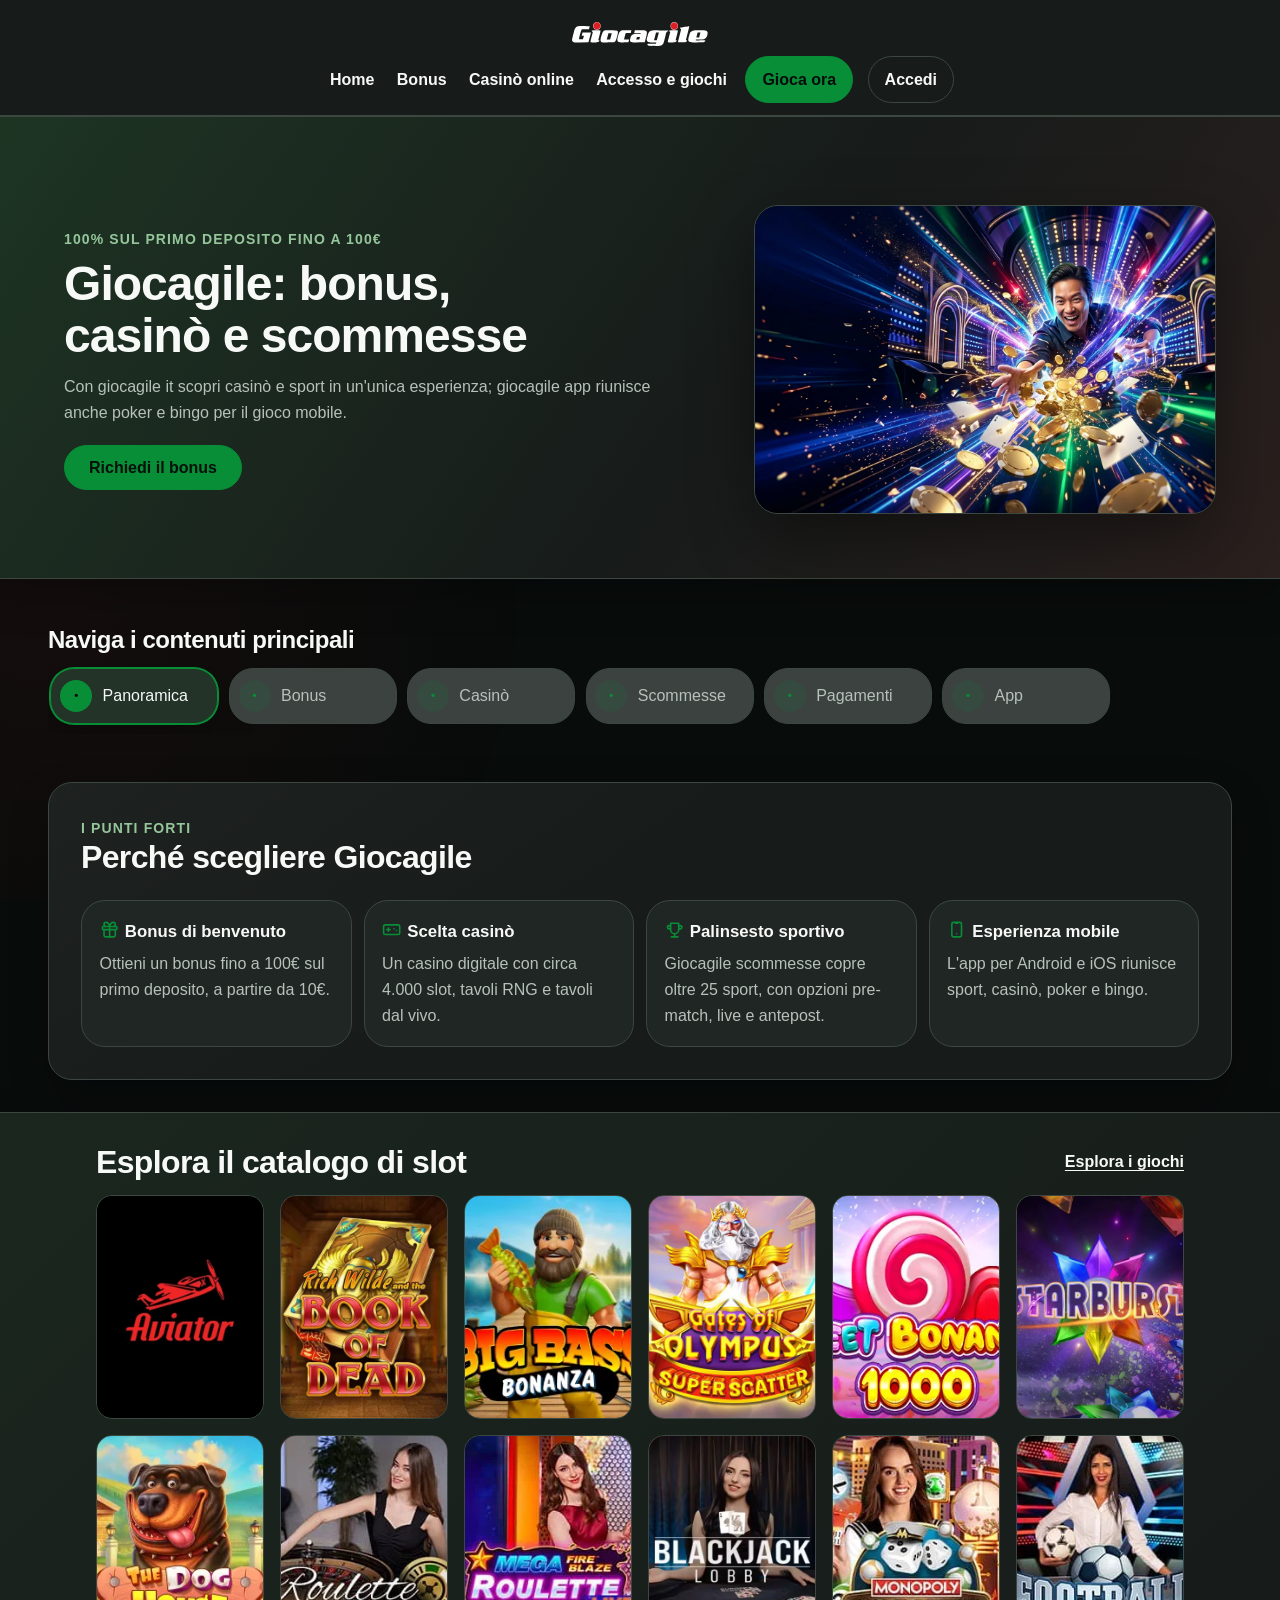
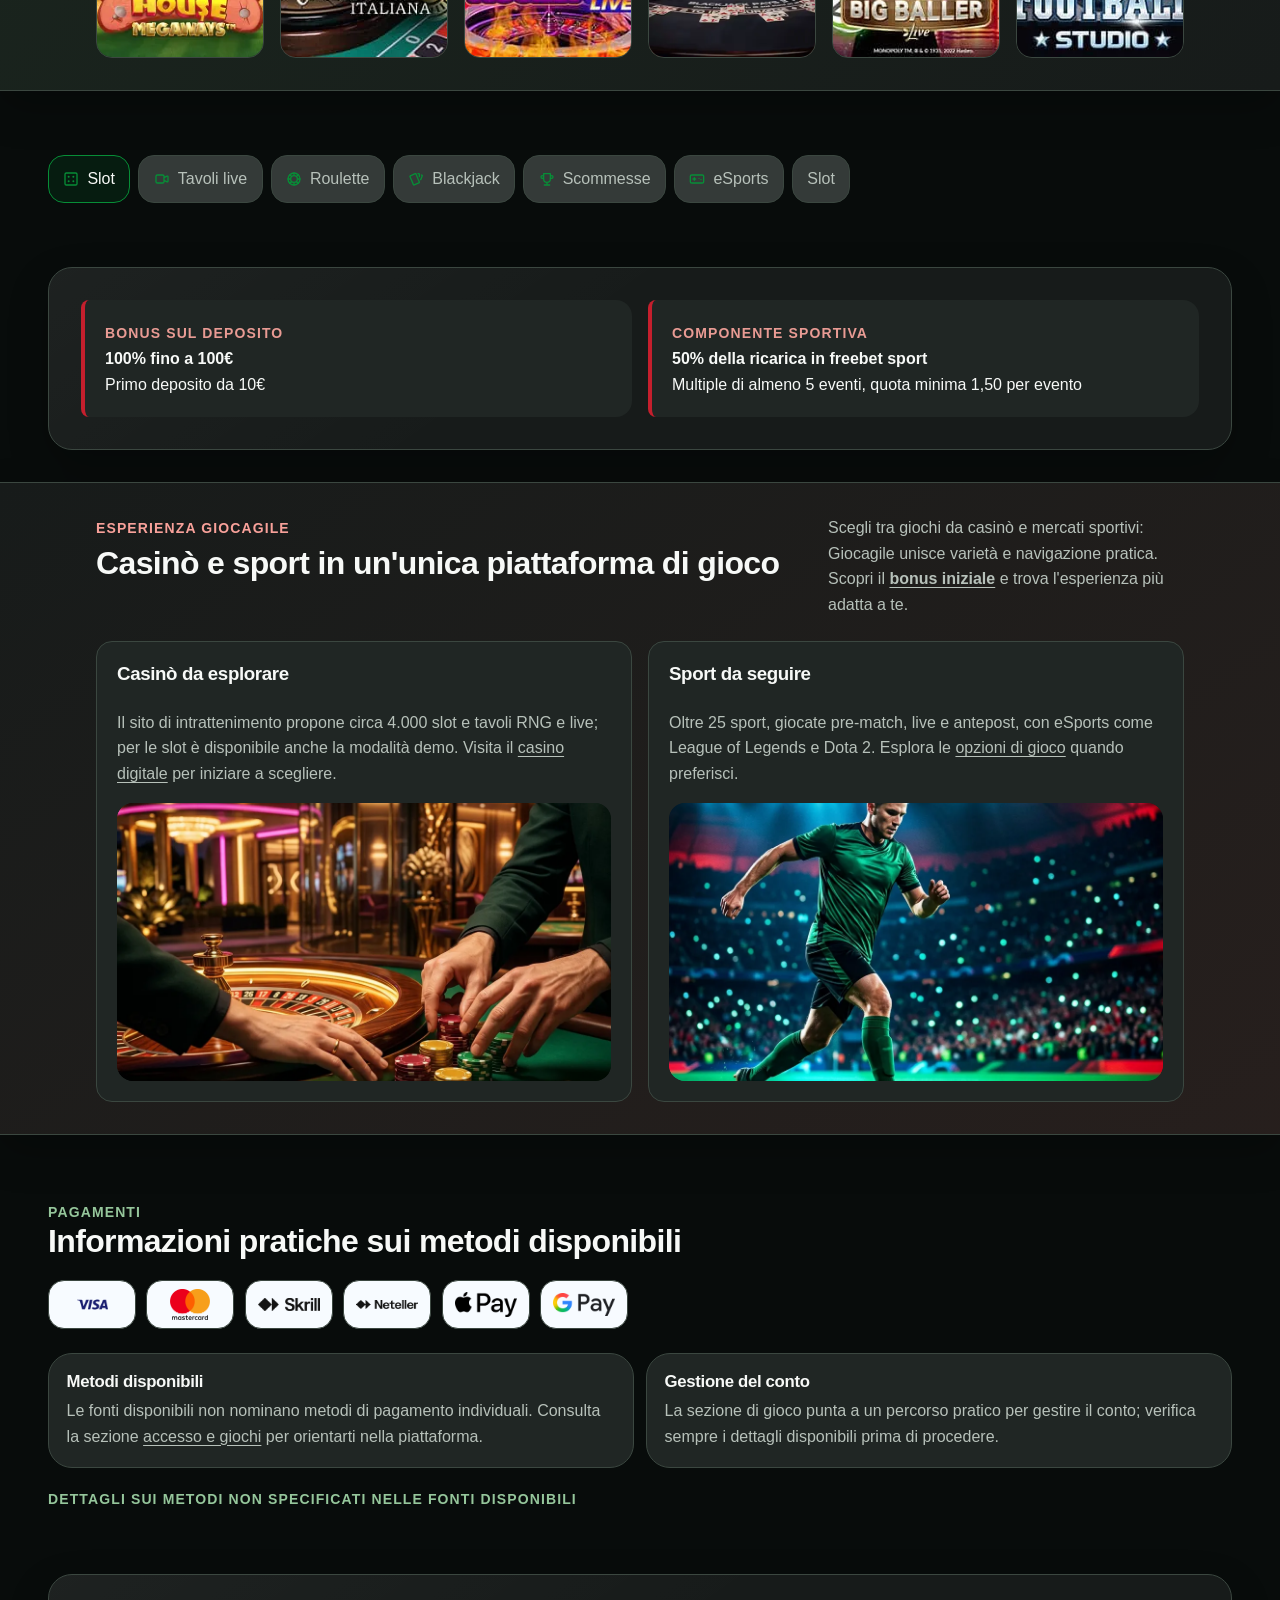
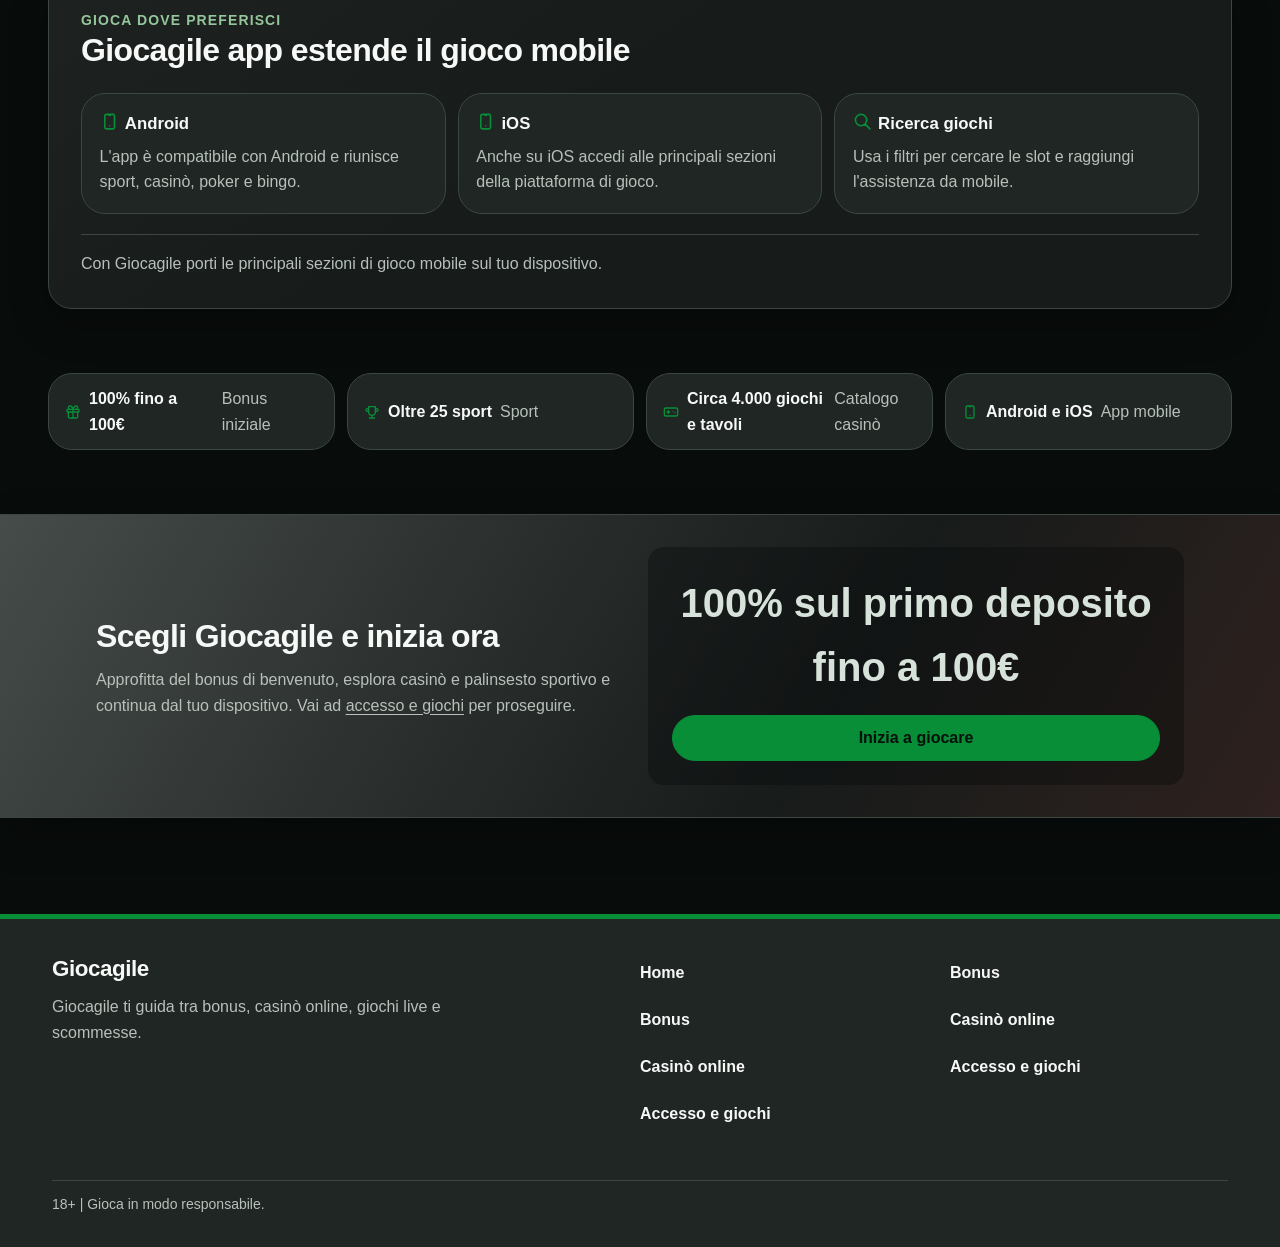
<file: index.html>
<!doctype html><!-- page route="/" -->

<html lang="it">
<head>
  <meta charset="utf-8">
  <meta name="viewport" content="width=device-width, initial-scale=1">
  <!-- Giocagile -->
  <link rel="stylesheet" href="/site.css">
<title>Giocagile: bonus, casinò e scommesse</title><meta name="description" content="Scopri giocagile e giocagile it: bonus di benvenuto, casinò, scommesse e app in una guida orientata alla registrazione e al gioco."><link rel="canonical" href="https://giocagile-scommesse.com/"><link rel="icon" type="image/svg+xml" href="/favicon.svg"><meta property="og:title" content="Giocagile: bonus, casinò e scommesse"><meta property="og:description" content="Scopri giocagile e giocagile it: bonus di benvenuto, casinò, scommesse e app in una guida orientata alla registrazione e al gioco."><meta property="og:url" content="https://giocagile-scommesse.com/"><meta property="og:image" content="https://giocagile-scommesse.com/og.svg"><meta property="og:type" content="website"><meta property="og:locale" content="it_IT"><meta property="og:site_name" content="Giocagile gaming operator"><meta name="twitter:card" content="summary_large_image"><script type="application/ld+json">{"@context":"https://schema.org","@graph":[{"@type":"WebSite","name":"Giocagile: bonus, casinò e scommesse","url":"https://giocagile-scommesse.com/","description":"Scopri giocagile e giocagile it: bonus di benvenuto, casinò, scommesse e app in una guida orientata alla registrazione e al gioco.","inLanguage":"it"},{"@type":"BreadcrumbList","itemListElement":[{"@type":"ListItem","position":1,"name":"Giocagile: bonus, casinò e scommesse","item":"https://giocagile-scommesse.com/"}]}]}</script><style>
/* Page-local repairs for the home narrative visuals and payment marks. */
.pc-split-section-visual,
.pc-split-section-visual img { display:block; }
.pc-split-section-visual {
  overflow:hidden;
  aspect-ratio:16/9;
  border-radius:var(--radius-md);
  background-position:center;
  background-size:cover;
}
.pc-text-columns article:first-child .pc-split-section-visual { background-image:url("assets/block-52618f45-visual-0.webp"); }
.pc-text-columns article:nth-child(2) .pc-split-section-visual { background-image:url("assets/block-52618f45-visual-1.webp"); }
.pc-split-section-visual img { width:100%; height:100%; object-fit:cover; }

@media (max-width:48rem) {
  .pc-method-groups__marks {
    display:grid;
    grid-template-columns:repeat(2,minmax(0,1fr));
    gap:.75rem;
  }
  .pc-method-groups__marks li {
    width:auto;
    min-height:5.5rem;
    padding:.75rem 1rem;
  }
  .pc-method-groups__marks img {
    width:100%;
    max-width:8rem;
    height:3rem;
    aspect-ratio:auto;
    object-fit:contain;
  }
}
</style>
</head>
<body>
  <header class="cs-head">
  <a class="cs-brand" href="/"><img src="/gio-logo.svg" alt="Giocagile"></a>
  <div class="cs-row">
    <nav class="cs-nav" aria-label="Giocagile"><a href="/">Home</a><a href="/bonus/">Bonus</a><a href="/casino-online/">Casinò online</a><a href="/accesso-e-giochi/">Accesso e giochi</a></nav>
    <div class="cs-actions"><a href="/referral-link" rel="sponsored nofollow noopener" target="_blank">Gioca ora</a><a href="/referral-link" rel="sponsored nofollow noopener" target="_blank">Accedi</a></div>
  </div>
</header>
  <div class="cm-bar">
    <a class="cm-brand" href="/"><img src="/gio-logo.svg" alt="Giocagile"></a>
    <button class="cm-toggle" type="button" popovertarget="cm-drawer" aria-controls="cm-drawer">Menu</button>
  </div>
  <nav class="cm-drawer" id="cm-drawer" popover="auto" aria-label="Menu">
    <div class="cm-drawer-actions"><a href="/referral-link" rel="sponsored nofollow noopener" target="_blank">Gioca ora</a><a href="/referral-link" rel="sponsored nofollow noopener" target="_blank">Accedi</a></div>
    <div class="cm-drawer-nav"><a href="/">Home</a><a href="/bonus/">Bonus</a><a href="/casino-online/">Casinò online</a><a href="/accesso-e-giochi/">Accesso e giochi</a></div>
    <div class="cm-drawer-support"><a href="/bonus/">Bonus</a><a href="/casino-online/">Casinò online</a><a href="/accesso-e-giochi/">Accesso e giochi</a></div>
  </nav>
  <main>
    <!-- block:start instance="block-7aa34415" block="home.offer-hero" -->
<section class="pc pc-offer-hero pc-band"><div><small>100% sul primo deposito fino a 100€</small><h1>Giocagile: bonus, casinò e scommesse</h1><p>Con giocagile it scopri casinò e sport in un&#39;unica esperienza; giocagile app riunisce anche poker e bingo per il gioco mobile.</p><a class="pc-action" href="/referral-link" rel="sponsored nofollow noopener" target="_blank">Richiedi il bonus</a></div><figure class="pc-offer-hero-art"><img src="assets/block-7aa34415-hero-image-0.webp" alt="Promotional hero visual showcasing the welcome offer experience" width="1264" height="848" loading="eager" decoding="async" fetchpriority="high"></figure></section>

<!-- block:end instance="block-7aa34415" -->
<!-- block:start instance="block-1b6ab2a3" block="navigation.quick-topic-rail" -->
<nav class="pc pc-quick-topic-rail pc-flush" aria-label="Naviga i contenuti principali">
  <strong class="pc-quick-topic-rail__label">Naviga i contenuti principali</strong>
  <div class="pc-quick-topic-rail__list">
    
      <span><a href="/" aria-current="location"><span aria-hidden="true">•</span><span>Panoramica</span></a></span>
    
      <span><a href="/bonus/"><span aria-hidden="true">•</span><span>Bonus</span></a></span>
    
      <span><a href="/casino-online/"><span aria-hidden="true">•</span><span>Casinò</span></a></span>
    
      <span><a href="/accesso-e-giochi/"><span aria-hidden="true">•</span><span>Scommesse</span></a></span>
    
      <span><a href="/accesso-e-giochi/"><span aria-hidden="true">•</span><span>Pagamenti</span></a></span>
    
      <span><a href="/accesso-e-giochi/"><span aria-hidden="true">•</span><span>App</span></a></span>
    
  </div>
</nav>

<!-- block:end instance="block-1b6ab2a3" -->
<!-- block:start instance="block-c31da390" block="summary.strength-cards" -->
<section class="pc pc-strength-cards"><header><div><small>I punti forti</small><h2>Perché scegliere Giocagile</h2></div></header><ul class="pc-card-grid"><li><strong><svg class="pc-glyph" viewBox="0 0 24 24" aria-hidden="true" focusable="false"><g fill="none" stroke="currentColor" stroke-linecap="round" stroke-linejoin="round" stroke-width="2"><path d="M3 9a1 1 0 0 1 1-1h16a1 1 0 0 1 1 1v2a1 1 0 0 1-1 1H4a1 1 0 0 1-1-1zm9-1v13"></path><path d="M19 12v7a2 2 0 0 1-2 2H7a2 2 0 0 1-2-2v-7m2.5-4a2.5 2.5 0 0 1 0-5A4.8 8 0 0 1 12 8a4.8 8 0 0 1 4.5-5a2.5 2.5 0 0 1 0 5"></path></g></svg>Bonus di benvenuto</strong><span>Ottieni un bonus fino a 100€ sul primo deposito, a partire da 10€.</span></li><li><strong><svg class="pc-glyph" viewBox="0 0 24 24" aria-hidden="true" focusable="false"><path fill="none" stroke="currentColor" stroke-linecap="round" stroke-linejoin="round" stroke-width="2" d="M2 8a2 2 0 0 1 2-2h16a2 2 0 0 1 2 2v8a2 2 0 0 1-2 2H4a2 2 0 0 1-2-2zm4 4h4m-2-2v4m7-3v.01M18 13v.01"></path></svg>Scelta casinò</strong><span>Un casino digitale con circa 4.000 slot, tavoli RNG e tavoli dal vivo.</span></li><li><strong><svg class="pc-glyph" viewBox="0 0 24 24" aria-hidden="true" focusable="false"><path fill="none" stroke="currentColor" stroke-linecap="round" stroke-linejoin="round" stroke-width="2" d="M8 21h8m-4-4v4M7 4h10m0 0v8a5 5 0 0 1-10 0V4M3 9a2 2 0 1 0 4 0a2 2 0 1 0-4 0m14 0a2 2 0 1 0 4 0a2 2 0 1 0-4 0"></path></svg>Palinsesto sportivo</strong><span>Giocagile scommesse copre oltre 25 sport, con opzioni pre-match, live e antepost.</span></li><li><strong><svg class="pc-glyph" viewBox="0 0 24 24" aria-hidden="true" focusable="false"><path fill="none" stroke="currentColor" stroke-linecap="round" stroke-linejoin="round" stroke-width="2" d="M6 5a2 2 0 0 1 2-2h8a2 2 0 0 1 2 2v14a2 2 0 0 1-2 2H8a2 2 0 0 1-2-2zm5-1h2m-1 13v.01"></path></svg>Esperienza mobile</strong><span>L&#39;app per Android e iOS riunisce sport, casinò, poker e bingo.</span></li></ul></section>

<!-- block:end instance="block-c31da390" -->
<!-- block:start instance="block-3b098595" block="home.game-carousel" -->
<section class="pc pc-game-carousel pc-band"><header><strong>Esplora il catalogo di slot</strong><a href="/referral-link" rel="sponsored nofollow noopener" target="_blank">Esplora i giochi</a></header><div class="pc-game-tiles"><a href="/referral-link" rel="sponsored nofollow noopener" target="_blank" aria-label="Aviator, Gioco crash"><figure class="pc-game-tile-art"><img src="assets/block-3b098595-game-art-0.webp" alt="Aviator" width="512" height="512" loading="lazy" decoding="async"></figure></a><a href="/referral-link" rel="sponsored nofollow noopener" target="_blank" aria-label="Book of Dead, Slot"><figure class="pc-game-tile-art"><img src="assets/block-3b098595-game-art-1.webp" alt="Book of Dead" width="500" height="500" loading="lazy" decoding="async"></figure></a><a href="/referral-link" rel="sponsored nofollow noopener" target="_blank" aria-label="Big Bass Bonanza, Slot"><figure class="pc-game-tile-art"><img src="assets/block-3b098595-game-art-2.webp" alt="Big Bass Bonanza" width="325" height="234" loading="lazy" decoding="async"></figure></a><a href="/referral-link" rel="sponsored nofollow noopener" target="_blank" aria-label="Gates of Olympus, Slot"><figure class="pc-game-tile-art"><img src="assets/block-3b098595-game-art-3.webp" alt="Gates of Olympus" width="500" height="500" loading="lazy" decoding="async"></figure></a><a href="/referral-link" rel="sponsored nofollow noopener" target="_blank" aria-label="Sweet Bonanza, Slot"><figure class="pc-game-tile-art"><img src="assets/block-3b098595-game-art-4.webp" alt="Sweet Bonanza" width="400" height="254" loading="lazy" decoding="async"></figure></a><a href="/referral-link" rel="sponsored nofollow noopener" target="_blank" aria-label="Starburst, Slot"><figure class="pc-game-tile-art"><img src="assets/block-3b098595-game-art-5.webp" alt="Starburst" width="500" height="500" loading="lazy" decoding="async"></figure></a><a href="/referral-link" rel="sponsored nofollow noopener" target="_blank" aria-label="Dog House Megaways, Slot"><figure class="pc-game-tile-art"><img src="assets/block-3b098595-game-art-6.webp" alt="Dog House Megaways" width="325" height="234" loading="lazy" decoding="async"></figure></a><a href="/referral-link" rel="sponsored nofollow noopener" target="_blank" aria-label="Roulette Italiana, Roulette"><figure class="pc-game-tile-art"><img src="assets/block-3b098595-game-art-7.webp" alt="Roulette Italiana" width="256" height="256" loading="lazy" decoding="async"></figure></a><a href="/referral-link" rel="sponsored nofollow noopener" target="_blank" aria-label="Mega Fire Blaze Roulette Live, Roulette live"><figure class="pc-game-tile-art"><img src="assets/block-3b098595-game-art-8.webp" alt="Mega Fire Blaze Roulette Live" width="256" height="256" loading="lazy" decoding="async"></figure></a><a href="/referral-link" rel="sponsored nofollow noopener" target="_blank" aria-label="Blackjacklobby, Blackjack"><figure class="pc-game-tile-art"><img src="assets/block-3b098595-game-art-9.webp" alt="Blackjacklobby" width="512" height="512" loading="lazy" decoding="async"></figure></a><a href="/referral-link" rel="sponsored nofollow noopener" target="_blank" aria-label="Monopoly Big Baller, Game show live"><figure class="pc-game-tile-art"><img src="assets/block-3b098595-game-art-10.webp" alt="Monopoly Big Baller" width="256" height="256" loading="lazy" decoding="async"></figure></a><a href="/referral-link" rel="sponsored nofollow noopener" target="_blank" aria-label="Football Studio, Game show live"><figure class="pc-game-tile-art"><img src="assets/block-3b098595-game-art-11.webp" alt="Football Studio" width="256" height="256" loading="lazy" decoding="async"></figure></a></div></section>

<!-- block:end instance="block-3b098595" -->
<!-- block:start instance="block-92ad8975" block="home.category-tabs" -->
<nav class="pc pc-category-rail pc-flush" aria-label="Menu 4"><div class="pc-tabs"><a href="/casino-online/" aria-current="page"><svg class="pc-glyph" viewBox="0 0 24 24" aria-hidden="true" focusable="false"><g fill="none" stroke="currentColor" stroke-linecap="round" stroke-linejoin="round" stroke-width="2"><path d="M3 5a2 2 0 0 1 2-2h14a2 2 0 0 1 2 2v14a2 2 0 0 1-2 2H5a2 2 0 0 1-2-2z"></path><path fill="currentColor" d="M8 8.5a.5.5 0 1 0 1 0a.5.5 0 1 0-1 0m7 0a.5.5 0 1 0 1 0a.5.5 0 1 0-1 0m0 7a.5.5 0 1 0 1 0a.5.5 0 1 0-1 0m-7 0a.5.5 0 1 0 1 0a.5.5 0 1 0-1 0"></path></g></svg>Slot</a><a href="/casino-online/"><svg class="pc-glyph" viewBox="0 0 24 24" aria-hidden="true" focusable="false"><path fill="none" stroke="currentColor" stroke-linecap="round" stroke-linejoin="round" stroke-width="2" d="m15 10l4.553-2.276A1 1 0 0 1 21 8.618v6.764a1 1 0 0 1-1.447.894L15 14zM3 8a2 2 0 0 1 2-2h8a2 2 0 0 1 2 2v8a2 2 0 0 1-2 2H5a2 2 0 0 1-2-2z"></path></svg>Tavoli live</a><a href="/casino-online/"><svg class="pc-glyph" viewBox="0 0 24 24" aria-hidden="true" focusable="false"><g fill="none" stroke="currentColor" stroke-linecap="round" stroke-linejoin="round" stroke-width="2"><path d="M3 12a9 9 0 1 0 18 0a9 9 0 1 0-18 0"></path><path d="M7 12a5 5 0 1 0 10 0a5 5 0 1 0-10 0m5-9v4m0 10v4m-9-9h4m10 0h4m-2.636-6.364l-2.828 2.828m-7.072 7.072l-2.828 2.828m0-12.728l2.828 2.828m7.072 7.072l2.828 2.828"></path></g></svg>Roulette</a><a href="/casino-online/"><svg class="pc-glyph" viewBox="0 0 24 24" aria-hidden="true" focusable="false"><path fill="none" stroke="currentColor" stroke-linecap="round" stroke-linejoin="round" stroke-width="2" d="m3.604 7.197l7.138-3.109a.96.96 0 0 1 1.27.527l4.924 11.902a1 1 0 0 1-.514 1.304L9.285 20.93a.96.96 0 0 1-1.271-.527L3.09 8.5a1 1 0 0 1 .514-1.304zM15 4h1a1 1 0 0 1 1 1v3.5M20 6q.396.168.768.315a1 1 0 0 1 .53 1.311L19 13"></path></svg>Blackjack</a><a href="/accesso-e-giochi/"><svg class="pc-glyph" viewBox="0 0 24 24" aria-hidden="true" focusable="false"><path fill="none" stroke="currentColor" stroke-linecap="round" stroke-linejoin="round" stroke-width="2" d="M8 21h8m-4-4v4M7 4h10m0 0v8a5 5 0 0 1-10 0V4M3 9a2 2 0 1 0 4 0a2 2 0 1 0-4 0m14 0a2 2 0 1 0 4 0a2 2 0 1 0-4 0"></path></svg>Scommesse</a><a href="/accesso-e-giochi/"><svg class="pc-glyph" viewBox="0 0 24 24" aria-hidden="true" focusable="false"><path fill="none" stroke="currentColor" stroke-linecap="round" stroke-linejoin="round" stroke-width="2" d="M2 8a2 2 0 0 1 2-2h16a2 2 0 0 1 2 2v8a2 2 0 0 1-2 2H4a2 2 0 0 1-2-2zm4 4h4m-2-2v4m7-3v.01M18 13v.01"></path></svg>eSports</a><a href="/casino-online/">Slot</a></div></nav>

<!-- block:end instance="block-92ad8975" -->
<!-- block:start instance="block-df3a868e" block="review.bonus-cards" -->
<section class="pc pc-review-bonuses"><article><small>Bonus sul deposito</small><b>100% fino a 100€</b><span>Primo deposito da 10€</span></article><article><small>Componente sportiva</small><b>50% della ricarica in freebet sport</b><span>Multiple di almeno 5 eventi, quota minima 1,50 per evento</span></article></section>

<!-- block:end instance="block-df3a868e" -->
<!-- block:start instance="block-52618f45" block="narrative.split-section" -->
<section class="pc pc-split-section pc-band"><header><div><small>Esperienza Giocagile</small><h2>Casinò e sport in un&#39;unica piattaforma di gioco</h2></div><div><p>Scegli tra giochi da casinò e mercati sportivi: Giocagile unisce varietà e navigazione pratica. Scopri il <a href="/bonus/">bonus iniziale</a> e trova l&#39;esperienza più adatta a te.</p></div></header><div class="pc-text-columns"><article><h3>Casinò da esplorare</h3><div><p>Il sito di intrattenimento propone circa 4.000 slot e tavoli RNG e live; per le slot è disponibile anche la modalità demo. Visita il <a href="/casino-online/">casino digitale</a> per iniziare a scegliere.</p></div><figure class="pc-split-section-visual"><img src="assets/block-52618f45-visual-0.webp" alt="Editorial visual supporting each narrative column" width="1024" height="1024" loading="eager" decoding="sync" fetchpriority="high"></figure></article><article><h3>Sport da seguire</h3><div><p>Oltre 25 sport, giocate pre-match, live e antepost, con eSports come League of Legends e Dota 2. Esplora le <a href="/accesso-e-giochi/">opzioni di gioco</a> quando preferisci.</p></div><figure class="pc-split-section-visual"><img src="assets/block-52618f45-visual-1.webp" alt="Editorial visual supporting each narrative column" width="1024" height="1024" loading="eager" decoding="sync" fetchpriority="high"></figure></article></div></section>

<!-- block:end instance="block-52618f45" -->
<!-- block:start instance="block-a1d2be9c" block="payments.method-groups" -->
<section class="pc pc-method-groups pc-flush"><header><div><small>Pagamenti</small><h2>Informazioni pratiche sui metodi disponibili</h2></div></header><ul class="pc-method-groups__marks"><li><img src="assets/block-a1d2be9c-payment-mark-0.webp" alt="Visa" width="640" height="640" loading="eager"></li><li><img src="assets/block-a1d2be9c-payment-mark-1.webp" alt="Mastercard" width="640" height="497" loading="eager"></li><li><img src="assets/block-a1d2be9c-payment-mark-2.webp" alt="Skrill" width="640" height="143" loading="eager"></li><li><img src="assets/block-a1d2be9c-payment-mark-3.webp" alt="Neteller" width="640" height="100" loading="eager"></li><li><img src="assets/block-a1d2be9c-payment-mark-4.webp" alt="Apple Pay" width="640" height="263" loading="eager"></li><li><img src="assets/block-a1d2be9c-payment-mark-5.webp" alt="Google Pay" width="640" height="240" loading="eager"></li></ul><div class="pc-card-grid pc-method-groups__groups"><article><h3>Metodi disponibili</h3><div><p>Le fonti disponibili non nominano metodi di pagamento individuali. Consulta la sezione <a href="/accesso-e-giochi/">accesso e giochi</a> per orientarti nella piattaforma.</p></div></article><article><h3>Gestione del conto</h3><div><p>La sezione di gioco punta a un percorso pratico per gestire il conto; verifica sempre i dettagli disponibili prima di procedere.</p></div></article></div><footer><small>Dettagli sui metodi non specificati nelle fonti disponibili</small></footer></section>

<!-- block:end instance="block-a1d2be9c" -->
<!-- block:start instance="block-4838c9dc" block="guidance.platform-cards" -->
<section class="pc pc-platform-cards"><header><div><small>Gioca dove preferisci</small><h2>Giocagile app estende il gioco mobile</h2></div></header><ul class="pc-card-grid"><li><strong><svg class="pc-glyph" viewBox="0 0 24 24" aria-hidden="true" focusable="false"><path fill="none" stroke="currentColor" stroke-linecap="round" stroke-linejoin="round" stroke-width="2" d="M6 5a2 2 0 0 1 2-2h8a2 2 0 0 1 2 2v14a2 2 0 0 1-2 2H8a2 2 0 0 1-2-2zm5-1h2m-1 13v.01"></path></svg>Android</strong><span>L&#39;app è compatibile con Android e riunisce sport, casinò, poker e bingo.</span></li><li><strong><svg class="pc-glyph" viewBox="0 0 24 24" aria-hidden="true" focusable="false"><path fill="none" stroke="currentColor" stroke-linecap="round" stroke-linejoin="round" stroke-width="2" d="M6 5a2 2 0 0 1 2-2h8a2 2 0 0 1 2 2v14a2 2 0 0 1-2 2H8a2 2 0 0 1-2-2zm5-1h2m-1 13v.01"></path></svg>iOS</strong><span>Anche su iOS accedi alle principali sezioni della piattaforma di gioco.</span></li><li><strong><svg class="pc-glyph" viewBox="0 0 24 24" aria-hidden="true" focusable="false"><path fill="none" stroke="currentColor" stroke-linecap="round" stroke-linejoin="round" stroke-width="2" d="M3 10a7 7 0 1 0 14 0a7 7 0 1 0-14 0m18 11l-6-6"></path></svg>Ricerca giochi</strong><span>Usa i filtri per cercare le slot e raggiungi l&#39;assistenza da mobile.</span></li></ul><p class="pc-platform-cards__summary">Con Giocagile porti le principali sezioni di gioco mobile sul tuo dispositivo.</p></section>

<!-- block:end instance="block-4838c9dc" -->
<!-- block:start instance="block-ce8a0c0b" block="trust.fact-chips" -->
<aside class="pc pc-chip-row pc-flush"><div class="pc-pills"><span><svg class="pc-glyph" viewBox="0 0 24 24" aria-hidden="true" focusable="false"><g fill="none" stroke="currentColor" stroke-linecap="round" stroke-linejoin="round" stroke-width="2"><path d="M3 9a1 1 0 0 1 1-1h16a1 1 0 0 1 1 1v2a1 1 0 0 1-1 1H4a1 1 0 0 1-1-1zm9-1v13"></path><path d="M19 12v7a2 2 0 0 1-2 2H7a2 2 0 0 1-2-2v-7m2.5-4a2.5 2.5 0 0 1 0-5A4.8 8 0 0 1 12 8a4.8 8 0 0 1 4.5-5a2.5 2.5 0 0 1 0 5"></path></g></svg><b>100% fino a 100€</b> Bonus iniziale</span><span><svg class="pc-glyph" viewBox="0 0 24 24" aria-hidden="true" focusable="false"><path fill="none" stroke="currentColor" stroke-linecap="round" stroke-linejoin="round" stroke-width="2" d="M8 21h8m-4-4v4M7 4h10m0 0v8a5 5 0 0 1-10 0V4M3 9a2 2 0 1 0 4 0a2 2 0 1 0-4 0m14 0a2 2 0 1 0 4 0a2 2 0 1 0-4 0"></path></svg><b>Oltre 25 sport</b> Sport</span><span><svg class="pc-glyph" viewBox="0 0 24 24" aria-hidden="true" focusable="false"><path fill="none" stroke="currentColor" stroke-linecap="round" stroke-linejoin="round" stroke-width="2" d="M2 8a2 2 0 0 1 2-2h16a2 2 0 0 1 2 2v8a2 2 0 0 1-2 2H4a2 2 0 0 1-2-2zm4 4h4m-2-2v4m7-3v.01M18 13v.01"></path></svg><b>Circa 4.000 giochi e tavoli</b> Catalogo casinò</span><span><svg class="pc-glyph" viewBox="0 0 24 24" aria-hidden="true" focusable="false"><path fill="none" stroke="currentColor" stroke-linecap="round" stroke-linejoin="round" stroke-width="2" d="M6 5a2 2 0 0 1 2-2h8a2 2 0 0 1 2 2v14a2 2 0 0 1-2 2H8a2 2 0 0 1-2-2zm5-1h2m-1 13v.01"></path></svg><b>Android e iOS</b> App mobile</span></div></aside>

<!-- block:end instance="block-ce8a0c0b" -->
<!-- block:start instance="block-8ef4b145" block="conversion.closing-cta" -->
<section class="pc pc-closing-cta pc-band"><div><h2>Scegli Giocagile e inizia ora</h2><div><p>Approfitta del bonus di benvenuto, esplora casinò e palinsesto sportivo e continua dal tuo dispositivo. Vai ad <a href="/accesso-e-giochi/">accesso e giochi</a> per proseguire.</p></div></div><aside><strong>100% sul primo deposito fino a 100€</strong><a class="pc-action" href="/referral-link" rel="sponsored nofollow noopener" target="_blank">Inizia a giocare</a></aside></section>

<!-- block:end instance="block-8ef4b145" -->
  </main>
  <footer class="fb-foot">
  <div class="fb-inner">
    <section><strong>Giocagile</strong><p>Giocagile ti guida tra bonus, casinò online, giochi live e scommesse.</p></section>
    <nav aria-label="Giocagile"><a href="/">Home</a><a href="/bonus/">Bonus</a><a href="/casino-online/">Casinò online</a><a href="/accesso-e-giochi/">Accesso e giochi</a></nav>
    <nav aria-label="Giocagile"><a href="/bonus/">Bonus</a><a href="/casino-online/">Casinò online</a><a href="/accesso-e-giochi/">Accesso e giochi</a></nav>
    <p class="fb-legal">18+ | Gioca in modo responsabile.</p>
  </div>
</footer>
</body>
</html>
</file>
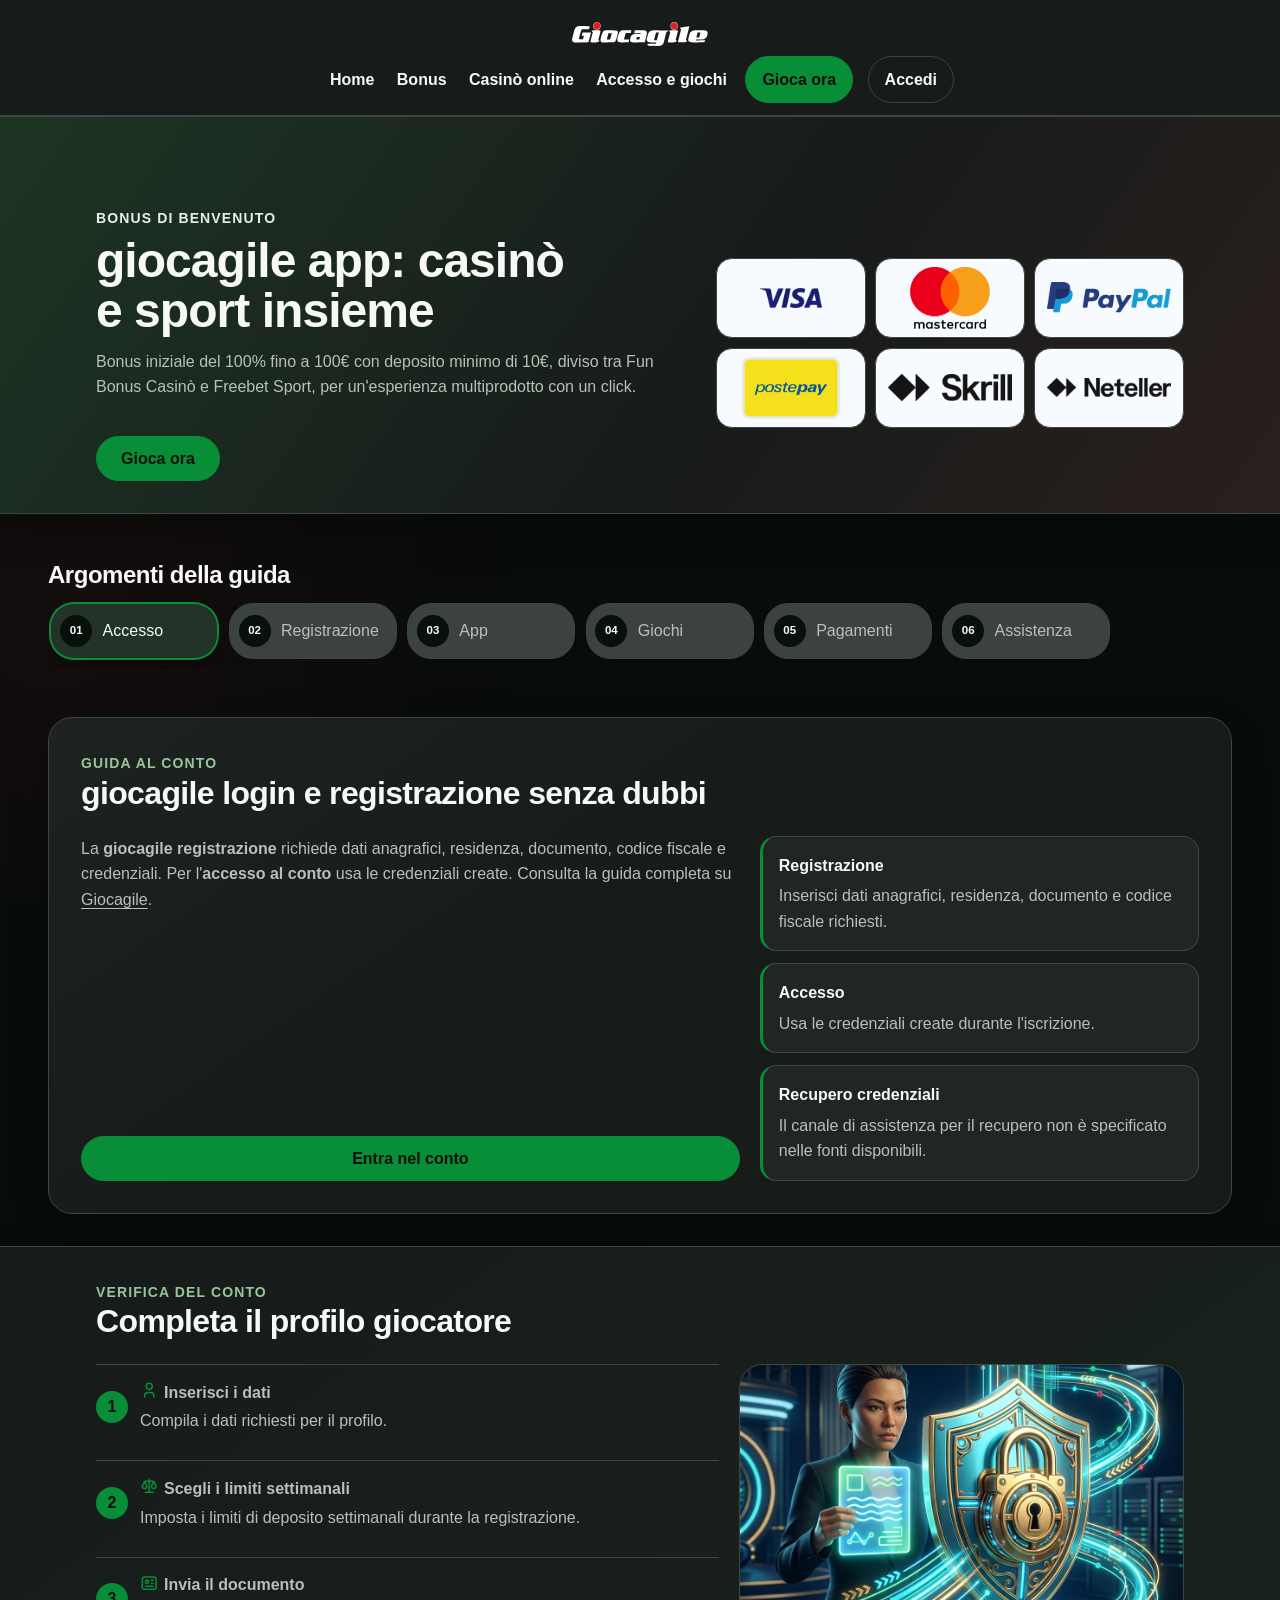
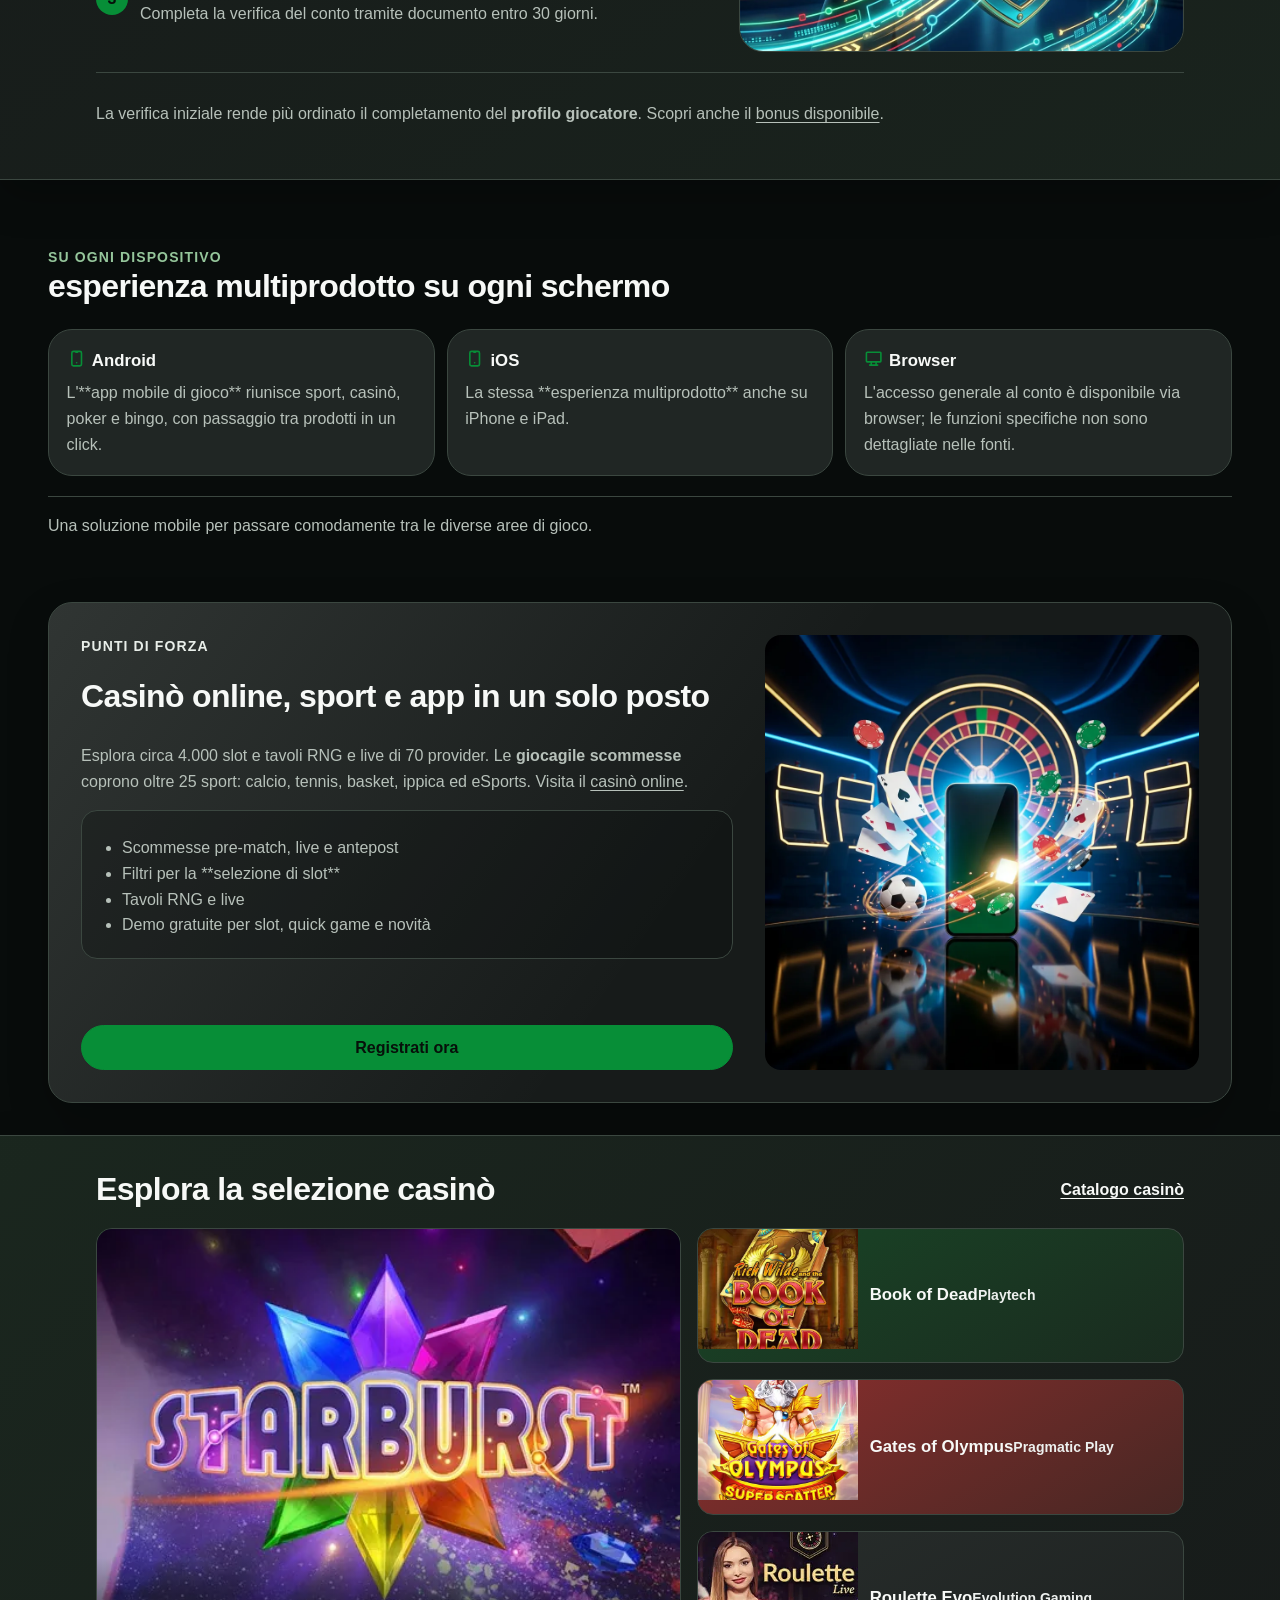
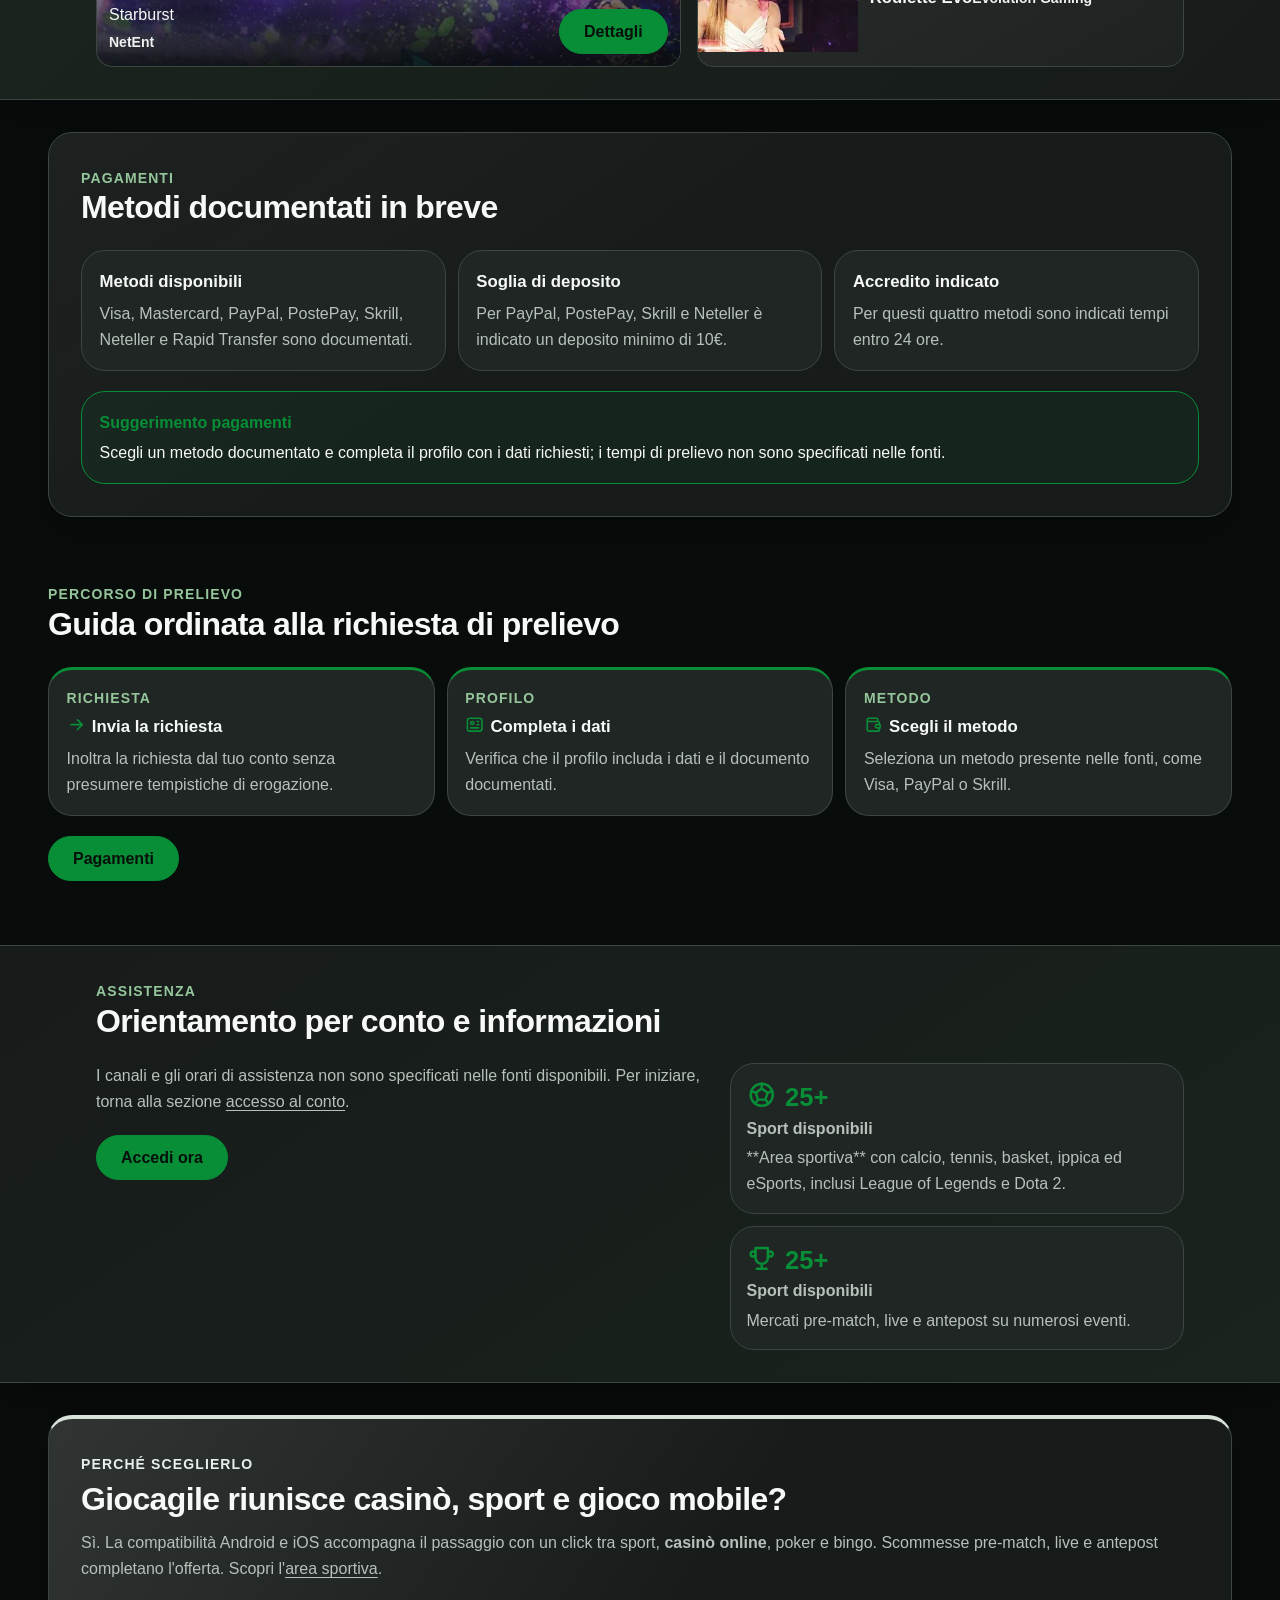
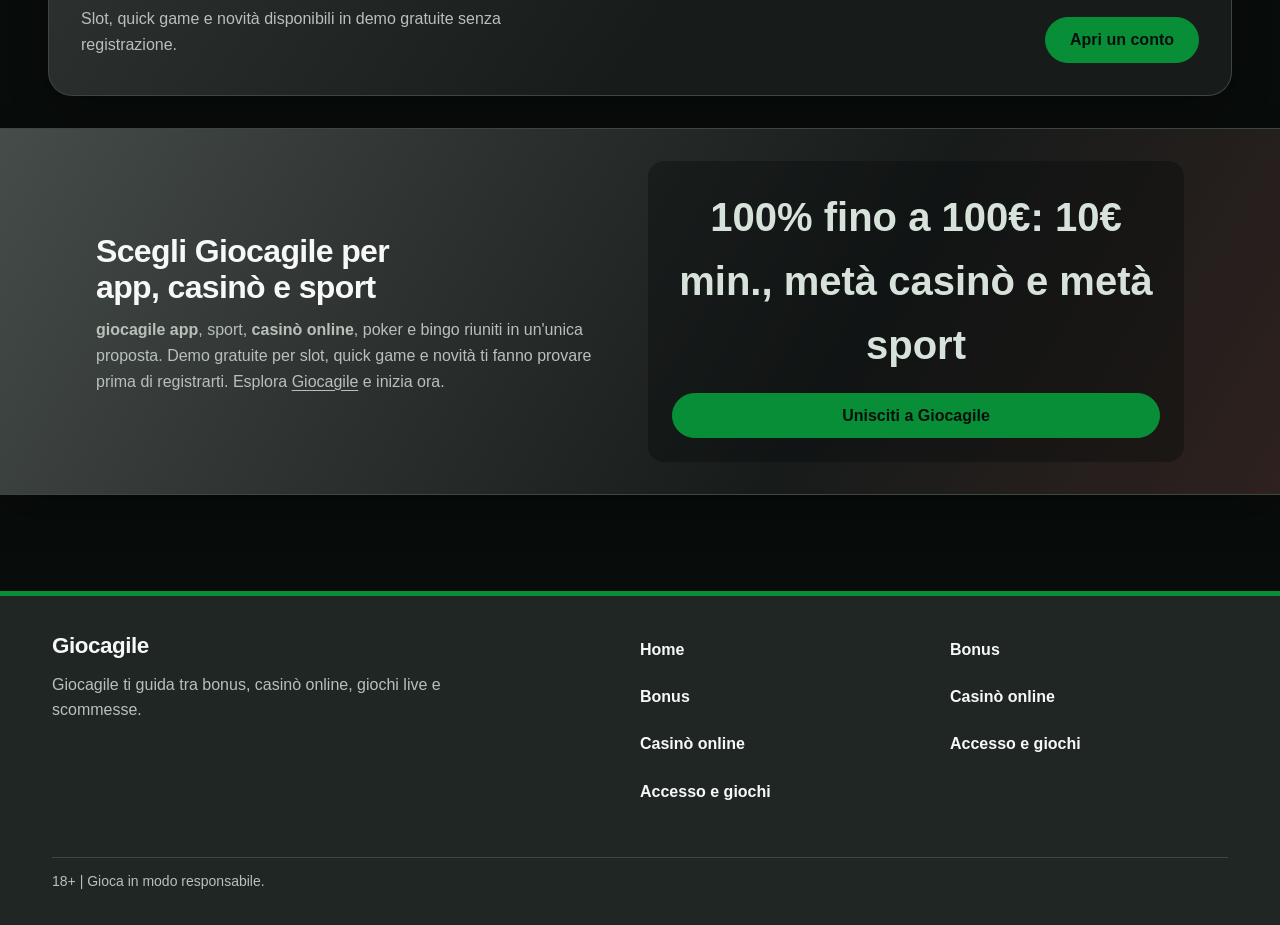
<file: accesso-e-giochi/index.html>
<!doctype html><!-- page route="/accesso-e-giochi/" -->

<html lang="it">
<head>
  <meta charset="utf-8">
  <meta name="viewport" content="width=device-width, initial-scale=1">
  <!-- Giocagile -->
  <link rel="stylesheet" href="/site.css">
<title>Giocagile app: accesso, giochi e bonus</title><meta name="description" content="Scopri giocagile app per casinò e sport, con guida a giocagile scommesse, registrazione, giochi e bonus di benvenuto documentato."><link rel="canonical" href="https://giocagile-scommesse.com/accesso-e-giochi/"><link rel="icon" type="image/svg+xml" href="/favicon.svg"><meta property="og:title" content="Giocagile app: accesso, giochi e bonus"><meta property="og:description" content="Scopri giocagile app per casinò e sport, con guida a giocagile scommesse, registrazione, giochi e bonus di benvenuto documentato."><meta property="og:url" content="https://giocagile-scommesse.com/accesso-e-giochi/"><meta property="og:image" content="https://giocagile-scommesse.com/og.svg"><meta property="og:type" content="website"><meta property="og:locale" content="it_IT"><meta property="og:site_name" content="Giocagile gaming operator"><meta name="twitter:card" content="summary_large_image"><script type="application/ld+json">{"@context":"https://schema.org","@graph":[{"@type":"WebPage","name":"Giocagile app: accesso, giochi e bonus","url":"https://giocagile-scommesse.com/accesso-e-giochi/","description":"Scopri giocagile app per casinò e sport, con guida a giocagile scommesse, registrazione, giochi e bonus di benvenuto documentato.","inLanguage":"it"},{"@type":"BreadcrumbList","itemListElement":[{"@type":"ListItem","position":1,"name":"Giocagile gaming operator","item":"https://giocagile-scommesse.com/"},{"@type":"ListItem","position":2,"name":"Giocagile app: accesso, giochi e bonus","item":"https://giocagile-scommesse.com/accesso-e-giochi/"}]}]}</script><style>
  .pc-quick-topic-rail__list a span:first-child,.pc-quick-topic-rail__list a[aria-current="location"] span:first-child{background:#07100a;color:#f7f9f7}
  .cs-brand,.cm-brand,.pc>header>a:not(.pc-action){display:inline-flex;min-height:44px;align-items:center}
  .cm-drawer-support a{min-height:44px}
  @media(max-width:48rem){
    .pc-benefit-pitch{grid-template-columns:minmax(0,1fr);gap:var(--space-md)}
    .pc-benefit-pitch-visual{height:auto;min-height:0;align-self:auto}
    .pc-benefit-pitch-visual img{width:100%;height:clamp(10rem,52vw,13rem);aspect-ratio:auto;object-fit:cover;object-position:center}
    .pc-game-spotlight-feature .pc-game-tile-art{height:auto;aspect-ratio:16/9}
    .pc-game-spotlight-list>a{grid-template-columns:7rem minmax(0,1fr);min-height:7rem}
    .pc-game-spotlight-list .pc-game-tile-art{width:100%;height:100%;aspect-ratio:auto}
    .pc-game-spotlight :is(.pc-game-spotlight-feature,.pc-game-spotlight-list>a) .pc-game-tile-art img{display:block;width:100%;height:100%;object-fit:cover}
  }
</style></head>
<body>
  <header class="cs-head">
  <a class="cs-brand" href="/"><img src="/gio-logo.svg" alt="Giocagile"></a>
  <div class="cs-row">
    <nav class="cs-nav" aria-label="Giocagile"><a href="/">Home</a><a href="/bonus/">Bonus</a><a href="/casino-online/">Casinò online</a><a href="/accesso-e-giochi/">Accesso e giochi</a></nav>
    <div class="cs-actions"><a href="/referral-link" rel="sponsored nofollow noopener" target="_blank">Gioca ora</a><a href="/referral-link" rel="sponsored nofollow noopener" target="_blank">Accedi</a></div>
  </div>
</header>
  <div class="cm-bar">
    <a class="cm-brand" href="/"><img src="/gio-logo.svg" alt="Giocagile"></a>
    <button class="cm-toggle" type="button" popovertarget="cm-drawer" aria-controls="cm-drawer">Menu</button>
  </div>
  <nav class="cm-drawer" id="cm-drawer" popover="auto" aria-label="Menu">
    <div class="cm-drawer-actions"><a href="/referral-link" rel="sponsored nofollow noopener" target="_blank">Gioca ora</a><a href="/referral-link" rel="sponsored nofollow noopener" target="_blank">Accedi</a></div>
    <div class="cm-drawer-nav"><a href="/">Home</a><a href="/bonus/">Bonus</a><a href="/casino-online/">Casinò online</a><a href="/accesso-e-giochi/">Accesso e giochi</a></div>
    <div class="cm-drawer-support"><a href="/bonus/">Bonus</a><a href="/casino-online/">Casinò online</a><a href="/accesso-e-giochi/">Accesso e giochi</a></div>
  </nav>
  <main>
    <!-- block:start instance="block-ada9578a" block="home.offer-payment-hero" -->
<section class="pc pc-offer-payment-hero pc-band"><div><small>Bonus di benvenuto</small><h1>giocagile app: casinò e sport insieme</h1><p>Bonus iniziale del 100% fino a 100€ con deposito minimo di 10€, diviso tra Fun Bonus Casinò e Freebet Sport, per un&#39;esperienza multiprodotto con un click.</p><a class="pc-action" href="/referral-link" rel="sponsored nofollow noopener" target="_blank">Gioca ora</a></div><ul class="pc-offer-payment-marks" aria-label="Metodi di pagamento documentati"><li><img src="assets/block-ada9578a-payment-mark-0.webp" alt="Visa" width="640" height="640" loading="eager" decoding="async" fetchpriority="high"></li><li><img src="assets/block-ada9578a-payment-mark-1.webp" alt="Mastercard" width="640" height="497" loading="lazy" decoding="async"></li><li><img src="assets/block-ada9578a-payment-mark-2.webp" alt="PayPal" width="640" height="171" loading="lazy" decoding="async"></li><li><img src="assets/block-ada9578a-payment-mark-3.webp" alt="PostePay" width="640" height="405" loading="lazy" decoding="async"></li><li><img src="assets/block-ada9578a-payment-mark-4.webp" alt="Skrill" width="640" height="143" loading="lazy" decoding="async"></li><li><img src="assets/block-ada9578a-payment-mark-5.webp" alt="Neteller" width="640" height="100" loading="lazy" decoding="async"></li></ul></section>

<!-- block:end instance="block-ada9578a" -->
<!-- block:start instance="block-573c8eed" block="navigation.quick-topic-rail" -->
<nav class="pc pc-quick-topic-rail pc-flush" aria-label="Argomenti della guida">
  <strong class="pc-quick-topic-rail__label">Argomenti della guida</strong>
  <div class="pc-quick-topic-rail__list">
    
      <span><a href="/accesso-e-giochi/" aria-current="location"><span aria-hidden="true">01</span><span>Accesso</span></a></span>
    
      <span><a href="/accesso-e-giochi/"><span aria-hidden="true">02</span><span>Registrazione</span></a></span>
    
      <span><a href="/accesso-e-giochi/"><span aria-hidden="true">03</span><span>App</span></a></span>
    
      <span><a href="/casino-online/"><span aria-hidden="true">04</span><span>Giochi</span></a></span>
    
      <span><a href="/bonus/"><span aria-hidden="true">05</span><span>Pagamenti</span></a></span>
    
      <span><a href="/accesso-e-giochi/"><span aria-hidden="true">06</span><span>Assistenza</span></a></span>
    
  </div>
</nav>

<!-- block:end instance="block-573c8eed" -->
<!-- block:start instance="block-acd9d2e6" block="guidance.access-guide" -->
<section class="pc pc-guide-panel pc-access-guide"><header><div><small>Guida al conto</small><h2>giocagile login e registrazione senza dubbi</h2></div></header><div class="pc-guide-panel__grid"><div class="pc-guide-panel__body"><p>La <strong>giocagile registrazione</strong> richiede dati anagrafici, residenza, documento, codice fiscale e credenziali. Per l&#39;<strong>accesso al conto</strong> usa le credenziali create. Consulta la guida completa su <a href="/">Giocagile</a>.</p><a class="pc-action" href="/accesso-e-giochi/">Entra nel conto</a></div><ul class="pc-guide-panel__notes"><li><strong>Registrazione</strong><span>Inserisci dati anagrafici, residenza, documento e codice fiscale richiesti.</span></li><li><strong>Accesso</strong><span>Usa le credenziali create durante l&#39;iscrizione.</span></li><li><strong>Recupero credenziali</strong><span>Il canale di assistenza per il recupero non è specificato nelle fonti disponibili.</span></li></ul></div></section>

<!-- block:end instance="block-acd9d2e6" -->
<!-- block:start instance="block-051072af" block="compliance.verification-steps" -->
<section class="pc pc-verification-steps pc-band"><header><div><small>Verifica del conto</small><h2>Completa il profilo giocatore</h2></div></header><div class="pc-verification-steps__grid"><ol class="pc-verification-steps__steps"><li><b>1</b><span><strong><svg class="pc-glyph" viewBox="0 0 24 24" aria-hidden="true" focusable="false"><path fill="none" stroke="currentColor" stroke-linecap="round" stroke-linejoin="round" stroke-width="2" d="M8 7a4 4 0 1 0 8 0a4 4 0 0 0-8 0M6 21v-2a4 4 0 0 1 4-4h4a4 4 0 0 1 4 4v2"></path></svg>Inserisci i dati</strong><span>Compila i dati richiesti per il profilo.</span></span></li><li><b>2</b><span><strong><svg class="pc-glyph" viewBox="0 0 24 24" aria-hidden="true" focusable="false"><path fill="none" stroke="currentColor" stroke-linecap="round" stroke-linejoin="round" stroke-width="2" d="M7 20h10M6 6l6-1l6 1m-6-3v17m-3-8L6 6l-3 6a3 3 0 0 0 6 0m12 0l-3-6l-3 6a3 3 0 0 0 6 0"></path></svg>Scegli i limiti settimanali</strong><span>Imposta i limiti di deposito settimanali durante la registrazione.</span></span></li><li><b>3</b><span><strong><svg class="pc-glyph" viewBox="0 0 24 24" aria-hidden="true" focusable="false"><g fill="none" stroke="currentColor" stroke-linecap="round" stroke-linejoin="round" stroke-width="2"><path d="M3 7a3 3 0 0 1 3-3h12a3 3 0 0 1 3 3v10a3 3 0 0 1-3 3H6a3 3 0 0 1-3-3z"></path><path d="M7 10a2 2 0 1 0 4 0a2 2 0 1 0-4 0m8-2h2m-2 4h2M7 16h10"></path></g></svg>Invia il documento</strong><span>Completa la verifica del conto tramite documento entro 30 giorni.</span></span></li></ol><figure class="pc-verification-steps__visual"><img src="assets/block-051072af-visual-0.webp" alt="Editorial visual supporting the verification flow" width="1024" height="1024" loading="lazy"></figure></div><div class="pc-verification-steps__rationale"><p>La verifica iniziale rende più ordinato il completamento del <strong>profilo giocatore</strong>. Scopri anche il <a href="/bonus/">bonus disponibile</a>.</p></div></section>

<!-- block:end instance="block-051072af" -->
<!-- block:start instance="block-a3a95830" block="guidance.platform-cards" -->
<section class="pc pc-platform-cards pc-flush"><header><div><small>Su ogni dispositivo</small><h2>esperienza multiprodotto su ogni schermo</h2></div></header><ul class="pc-card-grid"><li><strong><svg class="pc-glyph" viewBox="0 0 24 24" aria-hidden="true" focusable="false"><path fill="none" stroke="currentColor" stroke-linecap="round" stroke-linejoin="round" stroke-width="2" d="M6 5a2 2 0 0 1 2-2h8a2 2 0 0 1 2 2v14a2 2 0 0 1-2 2H8a2 2 0 0 1-2-2zm5-1h2m-1 13v.01"></path></svg>Android</strong><span>L&#39;**app mobile di gioco** riunisce sport, casinò, poker e bingo, con passaggio tra prodotti in un click.</span></li><li><strong><svg class="pc-glyph" viewBox="0 0 24 24" aria-hidden="true" focusable="false"><path fill="none" stroke="currentColor" stroke-linecap="round" stroke-linejoin="round" stroke-width="2" d="M6 5a2 2 0 0 1 2-2h8a2 2 0 0 1 2 2v14a2 2 0 0 1-2 2H8a2 2 0 0 1-2-2zm5-1h2m-1 13v.01"></path></svg>iOS</strong><span>La stessa **esperienza multiprodotto** anche su iPhone e iPad.</span></li><li><strong><svg class="pc-glyph" viewBox="0 0 24 24" aria-hidden="true" focusable="false"><path fill="none" stroke="currentColor" stroke-linecap="round" stroke-linejoin="round" stroke-width="2" d="M3 5a1 1 0 0 1 1-1h16a1 1 0 0 1 1 1v10a1 1 0 0 1-1 1H4a1 1 0 0 1-1-1zm4 15h10m-8-4v4m6-4v4"></path></svg>Browser</strong><span>L&#39;accesso generale al conto è disponibile via browser; le funzioni specifiche non sono dettagliate nelle fonti.</span></li></ul><p class="pc-platform-cards__summary">Una soluzione mobile per passare comodamente tra le diverse aree di gioco.</p></section>

<!-- block:end instance="block-a3a95830" -->
<!-- block:start instance="block-94bf16c3" block="conversion.benefit-pitch" -->
<section class="pc pc-benefit-pitch"><div><small>Punti di forza</small><h2>Casinò online, sport e app in un solo posto</h2><div><p>Esplora circa 4.000 slot e tavoli RNG e live di 70 provider. Le <strong>giocagile scommesse</strong> coprono oltre 25 sport: calcio, tennis, basket, ippica ed eSports. Visita il <a href="/casino-online/">casinò online</a>.</p></div><ul><li>Scommesse pre-match, live e antepost</li><li>Filtri per la **selezione di slot**</li><li>Tavoli RNG e live</li><li>Demo gratuite per slot, quick game e novità</li></ul><a class="pc-action" href="/referral-link" rel="sponsored nofollow noopener" target="_blank">Registrati ora</a></div><figure class="pc-benefit-pitch-visual"><img src="assets/block-94bf16c3-visual-0.webp" alt="Promotional visual reinforcing the benefit pitch" width="1024" height="1024" loading="eager" decoding="async"></figure></section>

<!-- block:end instance="block-94bf16c3" -->
<!-- block:start instance="block-0d29e269" block="home.game-spotlight" -->
<section class="pc pc-game-spotlight pc-band"><header><strong>Esplora la selezione casinò</strong><a href="/referral-link" rel="sponsored nofollow noopener" target="_blank">Catalogo casinò</a></header><div class="pc-game-spotlight-layout"><article class="pc-game-spotlight-feature"><figure class="pc-game-tile-art"><img src="assets/block-0d29e269-game-art-0.webp" alt="Starburst" width="500" height="500" loading="eager" decoding="async"></figure><div class="pc-game-tile-meta"><span>Starburst<small>NetEnt</small></span><a class="pc-action" href="/referral-link" rel="sponsored nofollow noopener" target="_blank">Dettagli</a></div></article><div class="pc-game-tiles pc-game-spotlight-list"><a href="/referral-link" rel="sponsored nofollow noopener" target="_blank"><figure class="pc-game-tile-art"><img src="assets/block-0d29e269-game-art-1.webp" alt="Book of Dead" width="500" height="500" loading="eager" decoding="async"></figure><div class="pc-game-tile-meta"><span>Book of Dead<small>Playtech</small></span></div></a><a href="/referral-link" rel="sponsored nofollow noopener" target="_blank"><figure class="pc-game-tile-art"><img src="assets/block-0d29e269-game-art-2.webp" alt="Gates of Olympus" width="500" height="500" loading="eager" decoding="async"></figure><div class="pc-game-tile-meta"><span>Gates of Olympus<small>Pragmatic Play</small></span></div></a><a href="/referral-link" rel="sponsored nofollow noopener" target="_blank"><figure class="pc-game-tile-art"><img src="assets/block-0d29e269-game-art-3.webp" alt="Roulette Evo" width="256" height="256" loading="eager" decoding="async"></figure><div class="pc-game-tile-meta"><span>Roulette Evo<small>Evolution Gaming</small></span></div></a></div></div></section>

<!-- block:end instance="block-0d29e269" -->
<!-- block:start instance="block-874735f1" block="payments.parameter-cards" -->
<section class="pc pc-parameter-cards"><header><div><small>Pagamenti</small><h2>Metodi documentati in breve</h2></div></header><ul class="pc-card-grid"><li><strong>Metodi disponibili</strong><span>Visa, Mastercard, PayPal, PostePay, Skrill, Neteller e Rapid Transfer sono documentati.</span></li><li><strong>Soglia di deposito</strong><span>Per PayPal, PostePay, Skrill e Neteller è indicato un deposito minimo di 10€.</span></li><li><strong>Accredito indicato</strong><span>Per questi quattro metodi sono indicati tempi entro 24 ore.</span></li></ul><aside class="pc-parameter-cards__tip"><strong>Suggerimento pagamenti</strong><span>Scegli un metodo documentato e completa il profilo con i dati richiesti; i tempi di prelievo non sono specificati nelle fonti.</span></aside></section>

<!-- block:end instance="block-874735f1" -->
<!-- block:start instance="block-cc5260e1" block="payments.withdrawal-timeline" -->
<section class="pc pc-withdrawal-timeline pc-flush"><header><div><small>Percorso di prelievo</small><h2>Guida ordinata alla richiesta di prelievo</h2></div></header><ol class="pc-withdrawal-timeline__phases"><li><small>Richiesta</small><strong><svg class="pc-glyph" viewBox="0 0 24 24" aria-hidden="true" focusable="false"><path fill="none" stroke="currentColor" stroke-linecap="round" stroke-linejoin="round" stroke-width="2" d="M5 12h14m-6 6l6-6m-6-6l6 6"></path></svg>Invia la richiesta</strong><span>Inoltra la richiesta dal tuo conto senza presumere tempistiche di erogazione.</span></li><li><small>Profilo</small><strong><svg class="pc-glyph" viewBox="0 0 24 24" aria-hidden="true" focusable="false"><g fill="none" stroke="currentColor" stroke-linecap="round" stroke-linejoin="round" stroke-width="2"><path d="M3 7a3 3 0 0 1 3-3h12a3 3 0 0 1 3 3v10a3 3 0 0 1-3 3H6a3 3 0 0 1-3-3z"></path><path d="M7 10a2 2 0 1 0 4 0a2 2 0 1 0-4 0m8-2h2m-2 4h2M7 16h10"></path></g></svg>Completa i dati</strong><span>Verifica che il profilo includa i dati e il documento documentati.</span></li><li><small>Metodo</small><strong><svg class="pc-glyph" viewBox="0 0 24 24" aria-hidden="true" focusable="false"><g fill="none" stroke="currentColor" stroke-linecap="round" stroke-linejoin="round" stroke-width="2"><path d="M17 8V5a1 1 0 0 0-1-1H6a2 2 0 0 0 0 4h12a1 1 0 0 1 1 1v3m0 4v3a1 1 0 0 1-1 1H6a2 2 0 0 1-2-2V6"></path><path d="M20 12v4h-4a2 2 0 0 1 0-4z"></path></g></svg>Scegli il metodo</strong><span>Seleziona un metodo presente nelle fonti, come Visa, PayPal o Skrill.</span></li></ol><footer><a class="pc-action" href="/bonus/">Pagamenti</a></footer></section>

<!-- block:end instance="block-cc5260e1" -->
<!-- block:start instance="block-7049ed8f" block="support.channel-band" -->
<section class="pc pc-channel-band pc-band"><header><div><small>Assistenza</small><h2>Orientamento per conto e informazioni</h2></div></header><div class="pc-channel-band__grid"><div class="pc-channel-band__body"><p>I canali e gli orari di assistenza non sono specificati nelle fonti disponibili. Per iniziare, torna alla sezione <a href="/accesso-e-giochi/">accesso al conto</a>.</p><div class="pc-channel-band__actions"><a class="pc-action" href="/accesso-e-giochi/">Accedi ora</a></div></div><ul class="pc-channel-band__stats"><li><b><svg class="pc-glyph" viewBox="0 0 24 24" aria-hidden="true" focusable="false"><g fill="none" stroke="currentColor" stroke-linecap="round" stroke-linejoin="round" stroke-width="2"><path d="M3 12a9 9 0 1 0 18 0a9 9 0 1 0-18 0"></path><path d="m12 7l4.76 3.45L15 16H9l-1.76-5.55zm0 0V3m3 13l2.5 3m-.74-8.55L20.5 9M9.06 16.05L6.5 19m.74-8.55L3.5 9"></path></g></svg>25+</b><strong>Sport disponibili</strong><span>**Area sportiva** con calcio, tennis, basket, ippica ed eSports, inclusi League of Legends e Dota 2.</span></li><li><b><svg class="pc-glyph" viewBox="0 0 24 24" aria-hidden="true" focusable="false"><path fill="none" stroke="currentColor" stroke-linecap="round" stroke-linejoin="round" stroke-width="2" d="M8 21h8m-4-4v4M7 4h10m0 0v8a5 5 0 0 1-10 0V4M3 9a2 2 0 1 0 4 0a2 2 0 1 0-4 0m14 0a2 2 0 1 0 4 0a2 2 0 1 0-4 0"></path></svg>25+</b><strong>Sport disponibili</strong><span>Mercati pre-match, live e antepost su numerosi eventi.</span></li></ul></div></section>

<!-- block:end instance="block-7049ed8f" -->
<!-- block:start instance="block-43ea2adb" block="conversion.objection-answer" -->
<section class="pc pc-objection-answer"><small>Perché sceglierlo</small><h2>Giocagile riunisce casinò, sport e gioco mobile?</h2><div><p>Sì. La compatibilità Android e iOS accompagna il passaggio con un click tra sport, <strong>casinò online</strong>, poker e bingo. Scommesse pre-match, live e antepost completano l&#39;offerta. Scopri l&#39;<a href="/accesso-e-giochi/">area sportiva</a>.</p></div><footer><span>Slot, quick game e novità disponibili in demo gratuite senza registrazione.</span><a class="pc-action" href="/referral-link" rel="sponsored nofollow noopener" target="_blank">Apri un conto</a></footer></section>

<!-- block:end instance="block-43ea2adb" -->
<!-- block:start instance="block-23e2c0ff" block="conversion.closing-cta" -->
<section class="pc pc-closing-cta pc-band"><div><h2>Scegli Giocagile per app, casinò e sport</h2><div><p><strong>giocagile app</strong>, sport, <strong>casinò online</strong>, poker e bingo riuniti in un&#39;unica proposta. Demo gratuite per slot, quick game e novità ti fanno provare prima di registrarti. Esplora <a href="/">Giocagile</a> e inizia ora.</p></div></div><aside><strong>100% fino a 100€: 10€ min., metà casinò e metà sport</strong><a class="pc-action" href="/referral-link" rel="sponsored nofollow noopener" target="_blank">Unisciti a Giocagile</a></aside></section>

<!-- block:end instance="block-23e2c0ff" -->
  </main>
  <footer class="fb-foot">
  <div class="fb-inner">
    <section><strong>Giocagile</strong><p>Giocagile ti guida tra bonus, casinò online, giochi live e scommesse.</p></section>
    <nav aria-label="Giocagile"><a href="/">Home</a><a href="/bonus/">Bonus</a><a href="/casino-online/">Casinò online</a><a href="/accesso-e-giochi/">Accesso e giochi</a></nav>
    <nav aria-label="Giocagile"><a href="/bonus/">Bonus</a><a href="/casino-online/">Casinò online</a><a href="/accesso-e-giochi/">Accesso e giochi</a></nav>
    <p class="fb-legal">18+ | Gioca in modo responsabile.</p>
  </div>
</footer>
</body>
</html>
</file>
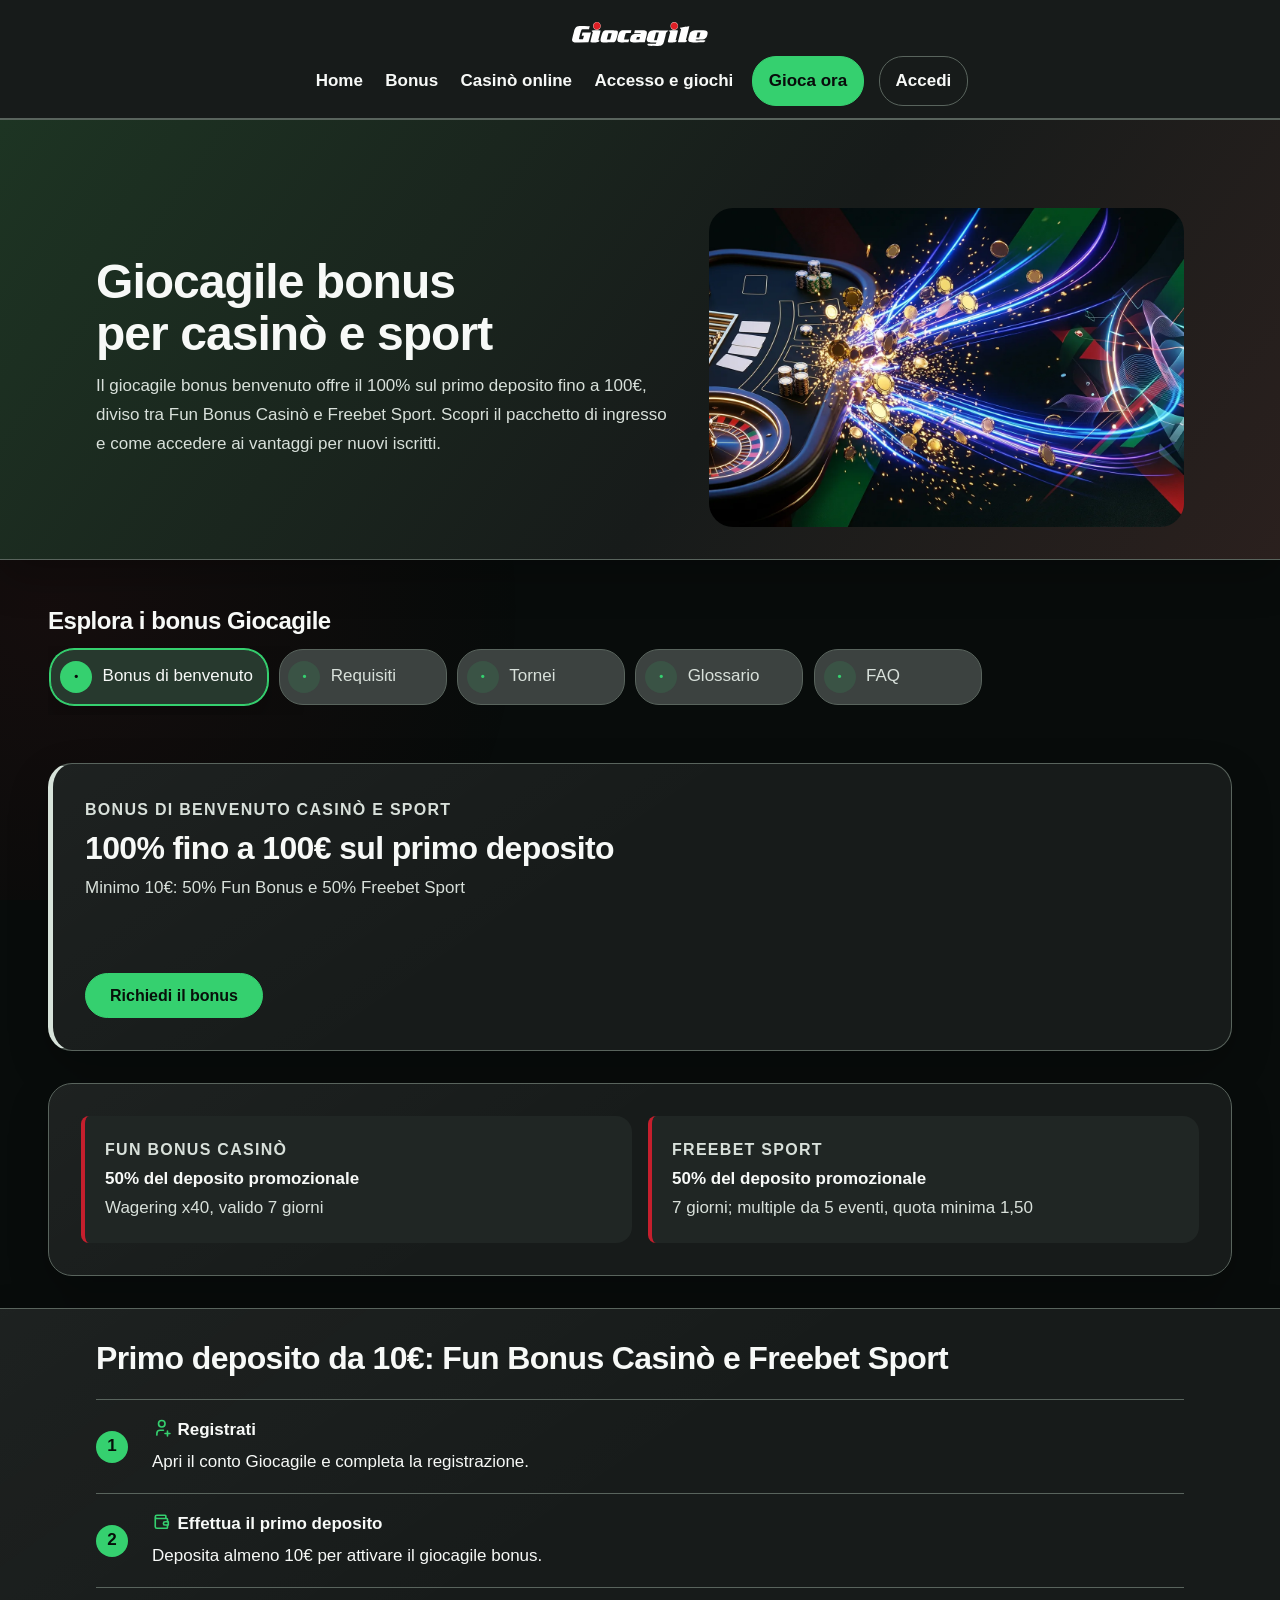
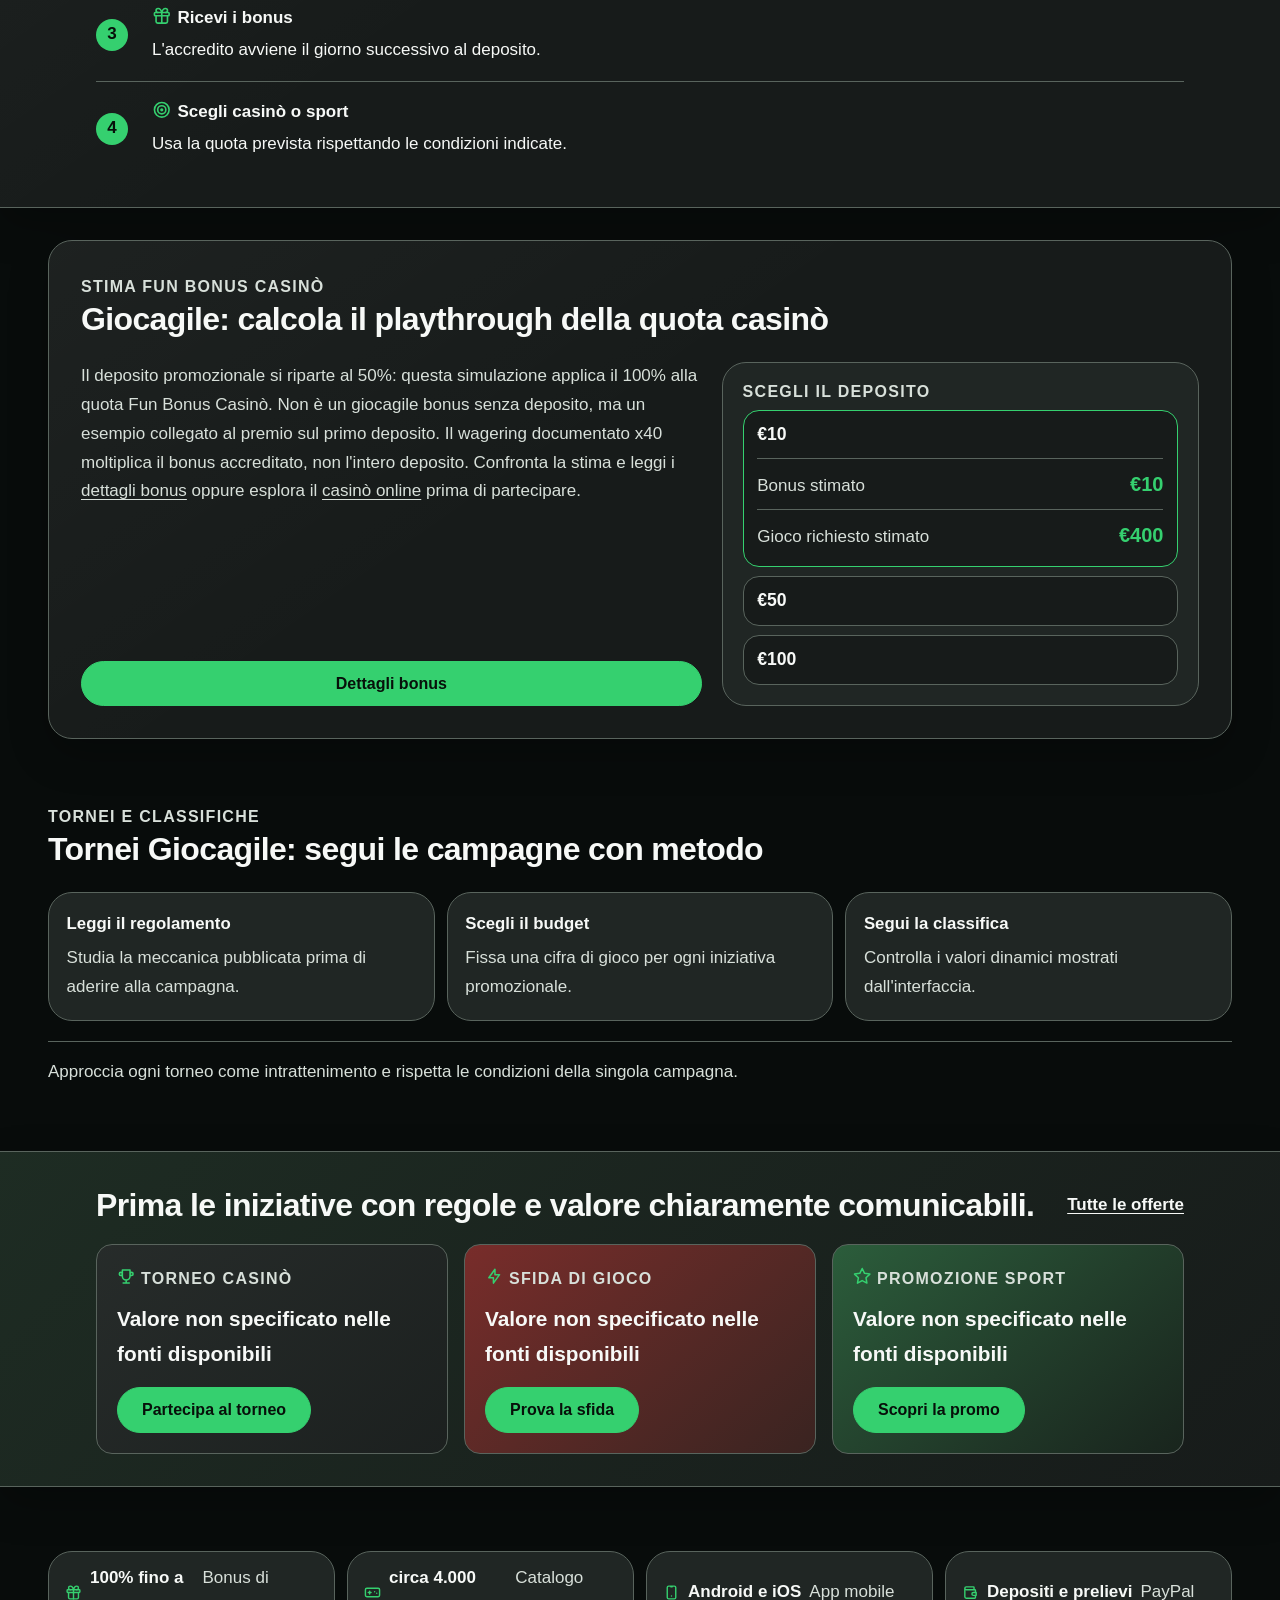
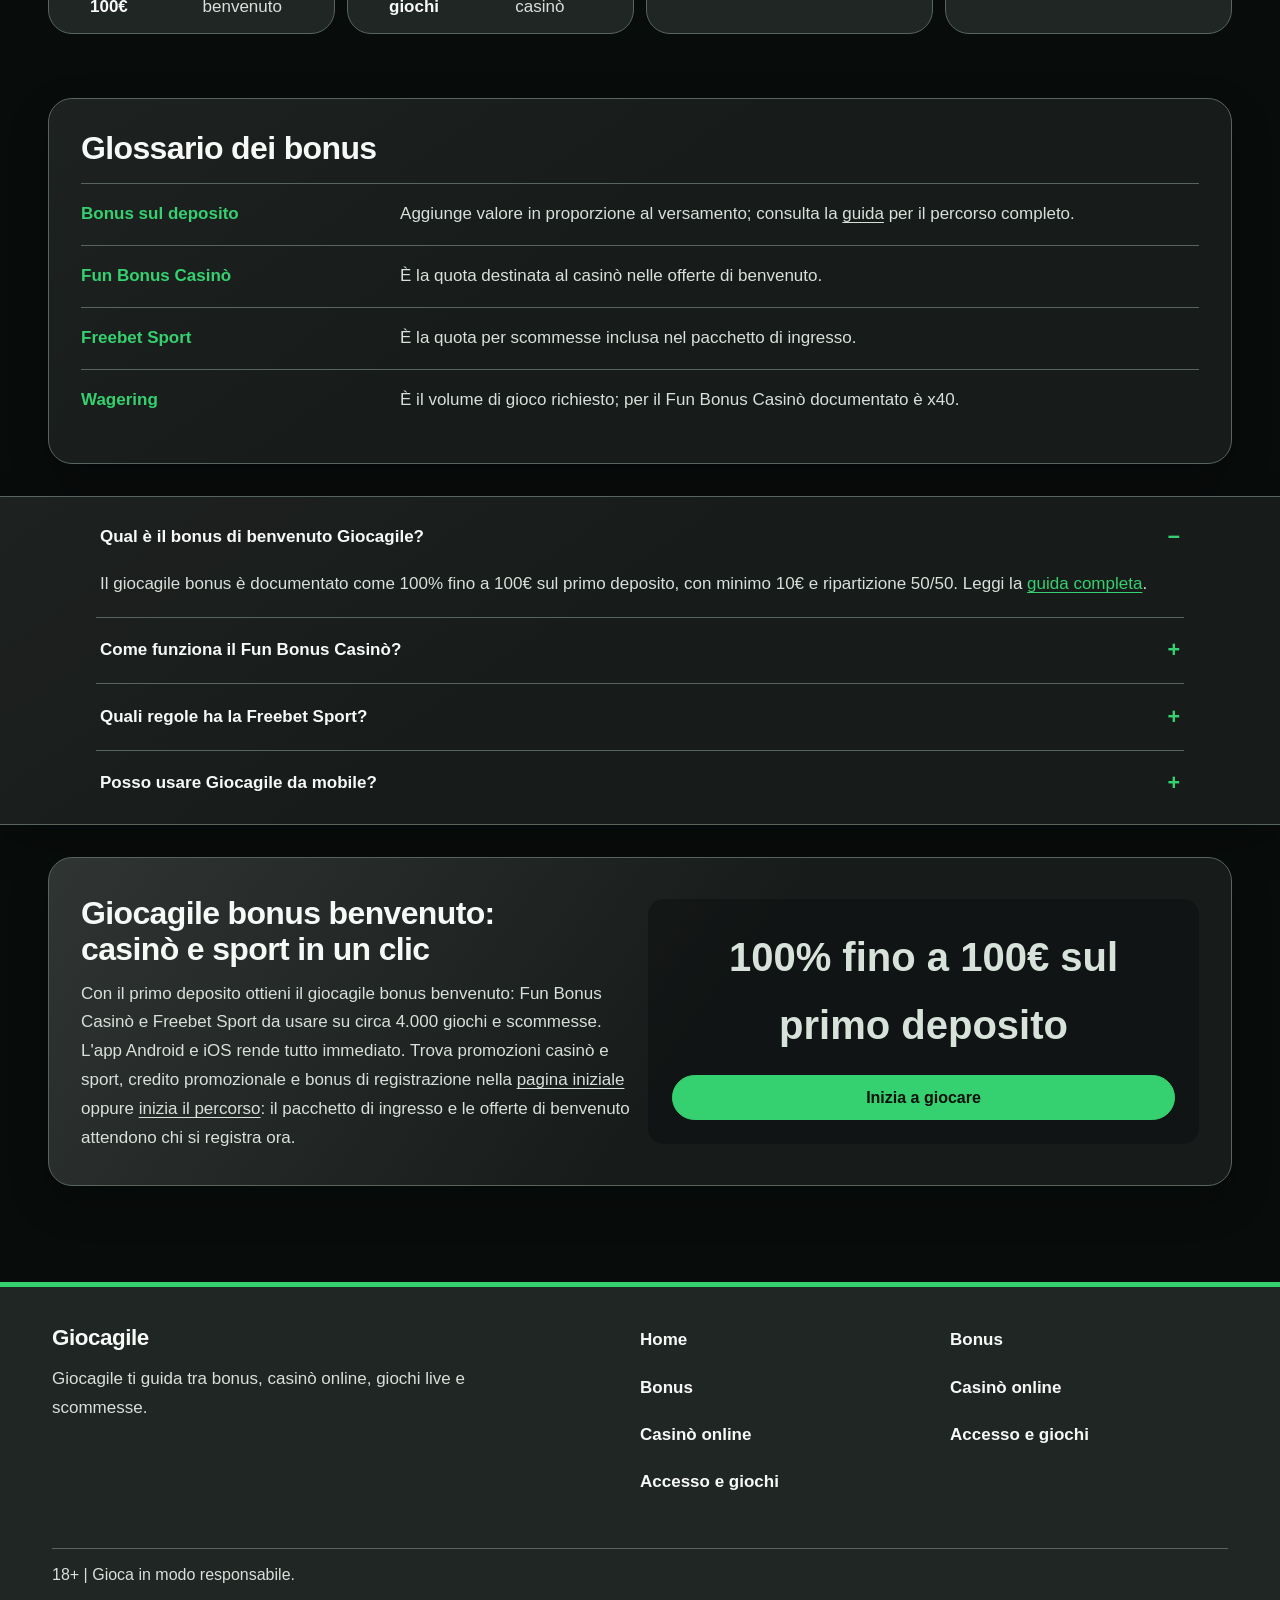
<file: bonus/index.html>
<!doctype html><!-- page route="/bonus/" -->

<html lang="it">
<head>
  <meta charset="utf-8">
  <meta name="viewport" content="width=device-width, initial-scale=1">
  <!-- Giocagile -->
  <link rel="stylesheet" href="/site.css">
  <style>
    /* Page-local audit repairs: retain the established dark card treatment while
       strengthening typography, contrast, and touch targets on this route. */
    body {
      --muted: #d8e0da;
      --accent: #35d06f;
      --mint: #35d06f;
      --line: #59645d;
      --text-xs: 1rem;
      --text-sm: 1rem;
      font-size: 1.0625rem;
      line-height: 1.7;
    }

    .pc-action {
      border-color: #35d06f;
      background: #35d06f;
      color: #07100a;
    }

    .pc :where(small),
    .pc.pc-wagering-estimate .pc-wagering-estimate__label { color: #d8e0da; }

    .pc-review-bonuses article span,
    .pc-card-grid span,
    .pc-tournament-guide__note,
    .pc-wagering-estimate__tier dt,
    .pc-pills > span,
    .fb-foot section p,
    .fb-legal { color: #d8e0da; }

    .pc-review-bonuses article,
    .pc-card-grid > :where(li, article),
    .pc-glossary dl > div { font-size: 1.0625rem; }

    .pc > header > a:not(.pc-action) {
      display: inline-flex;
      min-height: 2.75rem;
      align-items: center;
      padding-block: .4rem;
    }

    .cm-drawer-support a { min-height: 2.75rem; font-size: 1rem; }\n    .cm-brand { display: flex; min-height: 2.75rem; align-items: center; }

    @media (max-width: 48rem) {
      .pc-quick-topic-rail { overflow: visible; }
      .pc-quick-topic-rail__list {
        display: grid;
        grid-template-columns: repeat(2, minmax(0, 1fr));
        overflow: visible;
        padding-bottom: .15rem;
      }
      .pc-quick-topic-rail__list > span { min-width: 0; }
      .pc.pc-quick-topic-rail .pc-quick-topic-rail__list a:not(.pc-action) {
        width: 100%;
        min-width: 0;
        min-height: 3.5rem;
        white-space: normal;
      }
      .pc.pc-quick-topic-rail .pc-quick-topic-rail__list > span:last-child {
        grid-column: 1 / -1;
      }
      .pc-promo-card,
      .pc-review-bonuses article,
      .pc-wagering-estimate__panel,
      .pc-card-grid > :where(li, article),
      .pc-glossary dl > div,
      .pc-closing-cta aside { padding: 1.25rem; }
      .pc-wagering-estimate__tier dl > div {
        align-items: flex-start;
        flex-direction: column;
        gap: .2rem;
      }
      .fb-inner { font-size: 1rem; }
    }
  </style>
<title>Giocagile: guida ai bonus e offerte</title><meta name="description" content="Scopri giocagile bonus benvenuto: una guida chiara alle offerte casinò e sport, ai requisiti documentati e ai passaggi per iniziare."><link rel="canonical" href="https://giocagile-scommesse.com/bonus/"><link rel="icon" type="image/svg+xml" href="/favicon.svg"><meta property="og:title" content="Giocagile: guida ai bonus e offerte"><meta property="og:description" content="Scopri giocagile bonus benvenuto: una guida chiara alle offerte casinò e sport, ai requisiti documentati e ai passaggi per iniziare."><meta property="og:url" content="https://giocagile-scommesse.com/bonus/"><meta property="og:image" content="https://giocagile-scommesse.com/og.svg"><meta property="og:type" content="website"><meta property="og:locale" content="it_IT"><meta property="og:site_name" content="Giocagile gaming operator"><meta name="twitter:card" content="summary_large_image"><script type="application/ld+json">{"@context":"https://schema.org","@graph":[{"@type":"WebPage","name":"Giocagile: guida ai bonus e offerte","url":"https://giocagile-scommesse.com/bonus/","description":"Scopri giocagile bonus benvenuto: una guida chiara alle offerte casinò e sport, ai requisiti documentati e ai passaggi per iniziare.","inLanguage":"it"},{"@type":"BreadcrumbList","itemListElement":[{"@type":"ListItem","position":1,"name":"Giocagile gaming operator","item":"https://giocagile-scommesse.com/"},{"@type":"ListItem","position":2,"name":"Giocagile: guida ai bonus e offerte","item":"https://giocagile-scommesse.com/bonus/"}]}]}</script></head>
<body>
  <header class="cs-head">
  <a class="cs-brand" href="/"><img src="/gio-logo.svg" alt="Giocagile"></a>
  <div class="cs-row">
    <nav class="cs-nav" aria-label="Giocagile"><a href="/">Home</a><a href="/bonus/">Bonus</a><a href="/casino-online/">Casinò online</a><a href="/accesso-e-giochi/">Accesso e giochi</a></nav>
    <div class="cs-actions"><a href="/referral-link" rel="sponsored nofollow noopener" target="_blank">Gioca ora</a><a href="/referral-link" rel="sponsored nofollow noopener" target="_blank">Accedi</a></div>
  </div>
</header>
  <div class="cm-bar">
    <a class="cm-brand" href="/"><img src="/gio-logo.svg" alt="Giocagile"></a>
    <button class="cm-toggle" type="button" popovertarget="cm-drawer" aria-controls="cm-drawer">Menu</button>
  </div>
  <nav class="cm-drawer" id="cm-drawer" popover="auto" aria-label="Menu">
    <div class="cm-drawer-actions"><a href="/referral-link" rel="sponsored nofollow noopener" target="_blank">Gioca ora</a><a href="/referral-link" rel="sponsored nofollow noopener" target="_blank">Accedi</a></div>
    <div class="cm-drawer-nav"><a href="/">Home</a><a href="/bonus/">Bonus</a><a href="/casino-online/">Casinò online</a><a href="/accesso-e-giochi/">Accesso e giochi</a></div>
    <div class="cm-drawer-support"><a href="/bonus/">Bonus</a><a href="/casino-online/">Casinò online</a><a href="/accesso-e-giochi/">Accesso e giochi</a></div>
  </nav>
  <main>
    <!-- block:start instance="block-2eb0d16f" block="bonus.listing-hero" -->
<header class="pc pc-bonus-listing pc-band"><div><h1>Giocagile bonus per casinò e sport</h1><p>Il giocagile bonus benvenuto offre il 100% sul primo deposito fino a 100€, diviso tra Fun Bonus Casinò e Freebet Sport. Scopri il pacchetto di ingresso e come accedere ai vantaggi per nuovi iscritti.</p></div><figure class="pc-bonus-listing-art"><img src="assets/block-2eb0d16f-hero-image-0.webp" alt="Promotional visual for the bonus listing page" width="1264" height="848" loading="eager" decoding="async" fetchpriority="high"></figure></header>

<!-- block:end instance="block-2eb0d16f" -->
<!-- block:start instance="block-27257bf7" block="navigation.quick-topic-rail" -->
<nav class="pc pc-quick-topic-rail pc-flush" aria-label="Esplora i bonus Giocagile">
  <strong class="pc-quick-topic-rail__label">Esplora i bonus Giocagile</strong>
  <div class="pc-quick-topic-rail__list">
    
      <span><a href="/bonus/" aria-current="location"><span aria-hidden="true">•</span><span>Bonus di benvenuto</span></a></span>
    
      <span><a href="/bonus/"><span aria-hidden="true">•</span><span>Requisiti</span></a></span>
    
      <span><a href="/bonus/"><span aria-hidden="true">•</span><span>Tornei</span></a></span>
    
      <span><a href="/bonus/"><span aria-hidden="true">•</span><span>Glossario</span></a></span>
    
      <span><a href="/bonus/"><span aria-hidden="true">•</span><span>FAQ</span></a></span>
    
  </div>
</nav>

<!-- block:end instance="block-27257bf7" -->
<!-- block:start instance="block-e7e943ca" block="bonus.promo-card" -->
<article class="pc pc-promo-card"><small>Bonus di benvenuto casinò e sport</small><strong>100% fino a 100€ sul primo deposito</strong><p>Minimo 10€: 50% Fun Bonus e 50% Freebet Sport</p><footer><a class="pc-action" href="/referral-link" rel="sponsored nofollow noopener" target="_blank">Richiedi il bonus</a></footer></article>

<!-- block:end instance="block-e7e943ca" -->
<!-- block:start instance="block-ded7ab46" block="review.bonus-cards" -->
<section class="pc pc-review-bonuses"><article><small>Fun Bonus Casinò</small><b>50% del deposito promozionale</b><span>Wagering x40, valido 7 giorni</span></article><article><small>Freebet Sport</small><b>50% del deposito promozionale</b><span>7 giorni; multiple da 5 eventi, quota minima 1,50</span></article></section>

<!-- block:end instance="block-ded7ab46" -->
<!-- block:start instance="block-e5f73aa3" block="bonus.how-it-works" -->
<section class="pc pc-steps pc-band"><header><strong>Primo deposito da 10€: Fun Bonus Casinò e Freebet Sport</strong></header><div><b>1</b><span><strong><svg class="pc-glyph" viewBox="0 0 24 24" aria-hidden="true" focusable="false"><path fill="none" stroke="currentColor" stroke-linecap="round" stroke-linejoin="round" stroke-width="2" d="M8 7a4 4 0 1 0 8 0a4 4 0 0 0-8 0m8 12h6m-3-3v6M6 21v-2a4 4 0 0 1 4-4h4"></path></svg>Registrati</strong> Apri il conto Giocagile e completa la registrazione.</span></div><div><b>2</b><span><strong><svg class="pc-glyph" viewBox="0 0 24 24" aria-hidden="true" focusable="false"><g fill="none" stroke="currentColor" stroke-linecap="round" stroke-linejoin="round" stroke-width="2"><path d="M17 8V5a1 1 0 0 0-1-1H6a2 2 0 0 0 0 4h12a1 1 0 0 1 1 1v3m0 4v3a1 1 0 0 1-1 1H6a2 2 0 0 1-2-2V6"></path><path d="M20 12v4h-4a2 2 0 0 1 0-4z"></path></g></svg>Effettua il primo deposito</strong> Deposita almeno 10€ per attivare il giocagile bonus.</span></div><div><b>3</b><span><strong><svg class="pc-glyph" viewBox="0 0 24 24" aria-hidden="true" focusable="false"><g fill="none" stroke="currentColor" stroke-linecap="round" stroke-linejoin="round" stroke-width="2"><path d="M3 9a1 1 0 0 1 1-1h16a1 1 0 0 1 1 1v2a1 1 0 0 1-1 1H4a1 1 0 0 1-1-1zm9-1v13"></path><path d="M19 12v7a2 2 0 0 1-2 2H7a2 2 0 0 1-2-2v-7m2.5-4a2.5 2.5 0 0 1 0-5A4.8 8 0 0 1 12 8a4.8 8 0 0 1 4.5-5a2.5 2.5 0 0 1 0 5"></path></g></svg>Ricevi i bonus</strong> L&#39;accredito avviene il giorno successivo al deposito.</span></div><div><b>4</b><span><strong><svg class="pc-glyph" viewBox="0 0 24 24" aria-hidden="true" focusable="false"><g fill="none" stroke="currentColor" stroke-linecap="round" stroke-linejoin="round" stroke-width="2"><path d="M11 12a1 1 0 1 0 2 0a1 1 0 1 0-2 0"></path><path d="M7 12a5 5 0 1 0 10 0a5 5 0 1 0-10 0"></path><path d="M3 12a9 9 0 1 0 18 0a9 9 0 1 0-18 0"></path></g></svg>Scegli casinò o sport</strong> Usa la quota prevista rispettando le condizioni indicate.</span></div></section>

<!-- block:end instance="block-e5f73aa3" -->
<!-- block:start instance="block-5cd67545" block="bonus.wagering-estimate" -->
<section class="pc pc-wagering-estimate"><header><div><small>Stima Fun Bonus Casinò</small><h2>Giocagile: calcola il playthrough della quota casinò</h2></div></header><div class="pc-wagering-estimate__grid"><div class="pc-wagering-estimate__body"><p>Il deposito promozionale si riparte al 50%: questa simulazione applica il 100% alla quota Fun Bonus Casinò. Non è un giocagile bonus senza deposito, ma un esempio collegato al premio sul primo deposito. Il wagering documentato x40 moltiplica il bonus accreditato, non l&#39;intero deposito. Confronta la stima e leggi i <a href="/bonus/">dettagli bonus</a> oppure esplora il <a href="/casino-online/">casinò online</a> prima di partecipare.</p><a class="pc-action" href="/bonus/">Dettagli bonus</a></div><div class="pc-wagering-estimate__panel"><strong class="pc-wagering-estimate__label">Scegli il deposito</strong><details class="pc-wagering-estimate__tier" name="pc-wagering-Giocagile: calcola il playthrough della quota casinò" open><summary>€10</summary><dl><div><dt>Bonus stimato</dt><dd>€10</dd></div><div><dt>Gioco richiesto stimato</dt><dd>€400</dd></div></dl></details><details class="pc-wagering-estimate__tier" name="pc-wagering-Giocagile: calcola il playthrough della quota casinò"><summary>€50</summary><dl><div><dt>Bonus stimato</dt><dd>€50</dd></div><div><dt>Gioco richiesto stimato</dt><dd>€2000</dd></div></dl></details><details class="pc-wagering-estimate__tier" name="pc-wagering-Giocagile: calcola il playthrough della quota casinò"><summary>€100</summary><dl><div><dt>Bonus stimato</dt><dd>€100</dd></div><div><dt>Gioco richiesto stimato</dt><dd>€4000</dd></div></dl></details></div></div></section>

<!-- block:end instance="block-5cd67545" -->
<!-- block:start instance="block-78f05bf0" block="bonus.tournament-guide" -->
<section class="pc pc-tournament-guide pc-flush"><header><div><small>Tornei e classifiche</small><h2>Tornei Giocagile: segui le campagne con metodo</h2></div></header><ul class="pc-card-grid"><li><strong>Leggi il regolamento</strong><span>Studia la meccanica pubblicata prima di aderire alla campagna.</span></li><li><strong>Scegli il budget</strong><span>Fissa una cifra di gioco per ogni iniziativa promozionale.</span></li><li><strong>Segui la classifica</strong><span>Controlla i valori dinamici mostrati dall&#39;interfaccia.</span></li></ul><p class="pc-tournament-guide__note">Approccia ogni torneo come intrattenimento e rispetta le condizioni della singola campagna.</p></section>

<!-- block:end instance="block-78f05bf0" -->
<!-- block:start instance="block-6b7a87e2" block="home.promotion-rail" -->
<section class="pc pc-promotion-rail pc-band"><header><strong>Prima le iniziative con regole e valore chiaramente comunicabili.</strong><a href="/bonus/">Tutte le offerte</a></header><div class="pc-campaigns"><article><small><svg class="pc-glyph" viewBox="0 0 24 24" aria-hidden="true" focusable="false"><path fill="none" stroke="currentColor" stroke-linecap="round" stroke-linejoin="round" stroke-width="2" d="M8 21h8m-4-4v4M7 4h10m0 0v8a5 5 0 0 1-10 0V4M3 9a2 2 0 1 0 4 0a2 2 0 1 0-4 0m14 0a2 2 0 1 0 4 0a2 2 0 1 0-4 0"></path></svg>Torneo casinò</small><b>Valore non specificato nelle fonti disponibili</b><a class="pc-action" href="/referral-link" rel="sponsored nofollow noopener" target="_blank">Partecipa al torneo</a></article><article><small><svg class="pc-glyph" viewBox="0 0 24 24" aria-hidden="true" focusable="false"><path fill="none" stroke="currentColor" stroke-linecap="round" stroke-linejoin="round" stroke-width="2" d="M13 3v7h6l-8 11v-7H5z"></path></svg>Sfida di gioco</small><b>Valore non specificato nelle fonti disponibili</b><a class="pc-action" href="/referral-link" rel="sponsored nofollow noopener" target="_blank">Prova la sfida</a></article><article><small><svg class="pc-glyph" viewBox="0 0 24 24" aria-hidden="true" focusable="false"><path fill="none" stroke="currentColor" stroke-linecap="round" stroke-linejoin="round" stroke-width="2" d="m12 17.75l-6.172 3.245l1.179-6.873l-5-4.867l6.9-1l3.086-6.253l3.086 6.253l6.9 1l-5 4.867l1.179 6.873z"></path></svg>Promozione sport</small><b>Valore non specificato nelle fonti disponibili</b><a class="pc-action" href="/referral-link" rel="sponsored nofollow noopener" target="_blank">Scopri la promo</a></article></div></section>

<!-- block:end instance="block-6b7a87e2" -->
<!-- block:start instance="block-2db3c58f" block="trust.fact-chips" -->
<aside class="pc pc-chip-row pc-flush"><div class="pc-pills"><span><svg class="pc-glyph" viewBox="0 0 24 24" aria-hidden="true" focusable="false"><g fill="none" stroke="currentColor" stroke-linecap="round" stroke-linejoin="round" stroke-width="2"><path d="M3 9a1 1 0 0 1 1-1h16a1 1 0 0 1 1 1v2a1 1 0 0 1-1 1H4a1 1 0 0 1-1-1zm9-1v13"></path><path d="M19 12v7a2 2 0 0 1-2 2H7a2 2 0 0 1-2-2v-7m2.5-4a2.5 2.5 0 0 1 0-5A4.8 8 0 0 1 12 8a4.8 8 0 0 1 4.5-5a2.5 2.5 0 0 1 0 5"></path></g></svg><b>100% fino a 100€</b> Bonus di benvenuto</span><span><svg class="pc-glyph" viewBox="0 0 24 24" aria-hidden="true" focusable="false"><path fill="none" stroke="currentColor" stroke-linecap="round" stroke-linejoin="round" stroke-width="2" d="M2 8a2 2 0 0 1 2-2h16a2 2 0 0 1 2 2v8a2 2 0 0 1-2 2H4a2 2 0 0 1-2-2zm4 4h4m-2-2v4m7-3v.01M18 13v.01"></path></svg><b>circa 4.000 giochi</b> Catalogo casinò</span><span><svg class="pc-glyph" viewBox="0 0 24 24" aria-hidden="true" focusable="false"><path fill="none" stroke="currentColor" stroke-linecap="round" stroke-linejoin="round" stroke-width="2" d="M6 5a2 2 0 0 1 2-2h8a2 2 0 0 1 2 2v14a2 2 0 0 1-2 2H8a2 2 0 0 1-2-2zm5-1h2m-1 13v.01"></path></svg><b>Android e iOS</b> App mobile</span><span><svg class="pc-glyph" viewBox="0 0 24 24" aria-hidden="true" focusable="false"><g fill="none" stroke="currentColor" stroke-linecap="round" stroke-linejoin="round" stroke-width="2"><path d="M17 8V5a1 1 0 0 0-1-1H6a2 2 0 0 0 0 4h12a1 1 0 0 1 1 1v3m0 4v3a1 1 0 0 1-1 1H6a2 2 0 0 1-2-2V6"></path><path d="M20 12v4h-4a2 2 0 0 1 0-4z"></path></g></svg><b>Depositi e prelievi</b> PayPal</span></div></aside>

<!-- block:end instance="block-2db3c58f" -->
<!-- block:start instance="block-c2c036f7" block="guidance.glossary" -->
<section class="pc pc-glossary"><header><h2>Glossario dei bonus</h2></header><dl><div><dt>Bonus sul deposito</dt><dd><p>Aggiunge valore in proporzione al versamento; consulta la <a href="/bonus/">guida</a> per il percorso completo.</p></dd></div><div><dt>Fun Bonus Casinò</dt><dd><p>È la quota destinata al casinò nelle offerte di benvenuto.</p></dd></div><div><dt>Freebet Sport</dt><dd><p>È la quota per scommesse inclusa nel pacchetto di ingresso.</p></dd></div><div><dt>Wagering</dt><dd><p>È il volume di gioco richiesto; per il Fun Bonus Casinò documentato è x40.</p></dd></div></dl></section>

<!-- block:end instance="block-c2c036f7" -->
<!-- block:start instance="block-53306e94" block="interaction.faq-accordion" -->
<section class="pc pc-faq pc-band"><details name="pc-faq-Qual è il bonus di benvenuto Giocagile?" open><summary>Qual è il bonus di benvenuto Giocagile?</summary><div><p>Il giocagile bonus è documentato come 100% fino a 100€ sul primo deposito, con minimo 10€ e ripartizione 50/50. Leggi la <a href="/bonus/">guida completa</a>.</p></div></details><details name="pc-faq-Qual è il bonus di benvenuto Giocagile?"><summary>Come funziona il Fun Bonus Casinò?</summary><div><p>Riceve il 50% della quota promozionale con wagering x40 e validità di 7 giorni.</p></div></details><details name="pc-faq-Qual è il bonus di benvenuto Giocagile?"><summary>Quali regole ha la Freebet Sport?</summary><div><p>Riceve il 50% della quota promozionale, vale 7 giorni e richiede multiple di almeno 5 eventi con quota minima 1,50 per evento.</p></div></details><details name="pc-faq-Qual è il bonus di benvenuto Giocagile?"><summary>Posso usare Giocagile da mobile?</summary><div><p>L&#39;app documentata riunisce sport, casinò, poker e bingo su Android e iOS.</p></div></details></section>

<!-- block:end instance="block-53306e94" -->
<!-- block:start instance="block-957b918d" block="conversion.closing-cta" -->
<section class="pc pc-closing-cta"><div><h2>Giocagile bonus benvenuto: casinò e sport in un clic</h2><div><p>Con il primo deposito ottieni il giocagile bonus benvenuto: Fun Bonus Casinò e Freebet Sport da usare su circa 4.000 giochi e scommesse. L&#39;app Android e iOS rende tutto immediato. Trova promozioni casinò e sport, credito promozionale e bonus di registrazione nella <a href="/">pagina iniziale</a> oppure <a href="/accesso-e-giochi/">inizia il percorso</a>: il pacchetto di ingresso e le offerte di benvenuto attendono chi si registra ora.</p></div></div><aside><strong>100% fino a 100€ sul primo deposito</strong><a class="pc-action" href="/referral-link" rel="sponsored nofollow noopener" target="_blank">Inizia a giocare</a></aside></section>

<!-- block:end instance="block-957b918d" -->
  </main>
  <footer class="fb-foot">
  <div class="fb-inner">
    <section><strong>Giocagile</strong><p>Giocagile ti guida tra bonus, casinò online, giochi live e scommesse.</p></section>
    <nav aria-label="Giocagile"><a href="/">Home</a><a href="/bonus/">Bonus</a><a href="/casino-online/">Casinò online</a><a href="/accesso-e-giochi/">Accesso e giochi</a></nav>
    <nav aria-label="Giocagile"><a href="/bonus/">Bonus</a><a href="/casino-online/">Casinò online</a><a href="/accesso-e-giochi/">Accesso e giochi</a></nav>
    <p class="fb-legal">18+ | Gioca in modo responsabile.</p>
  </div>
</footer>
</body>
</html>
</file>
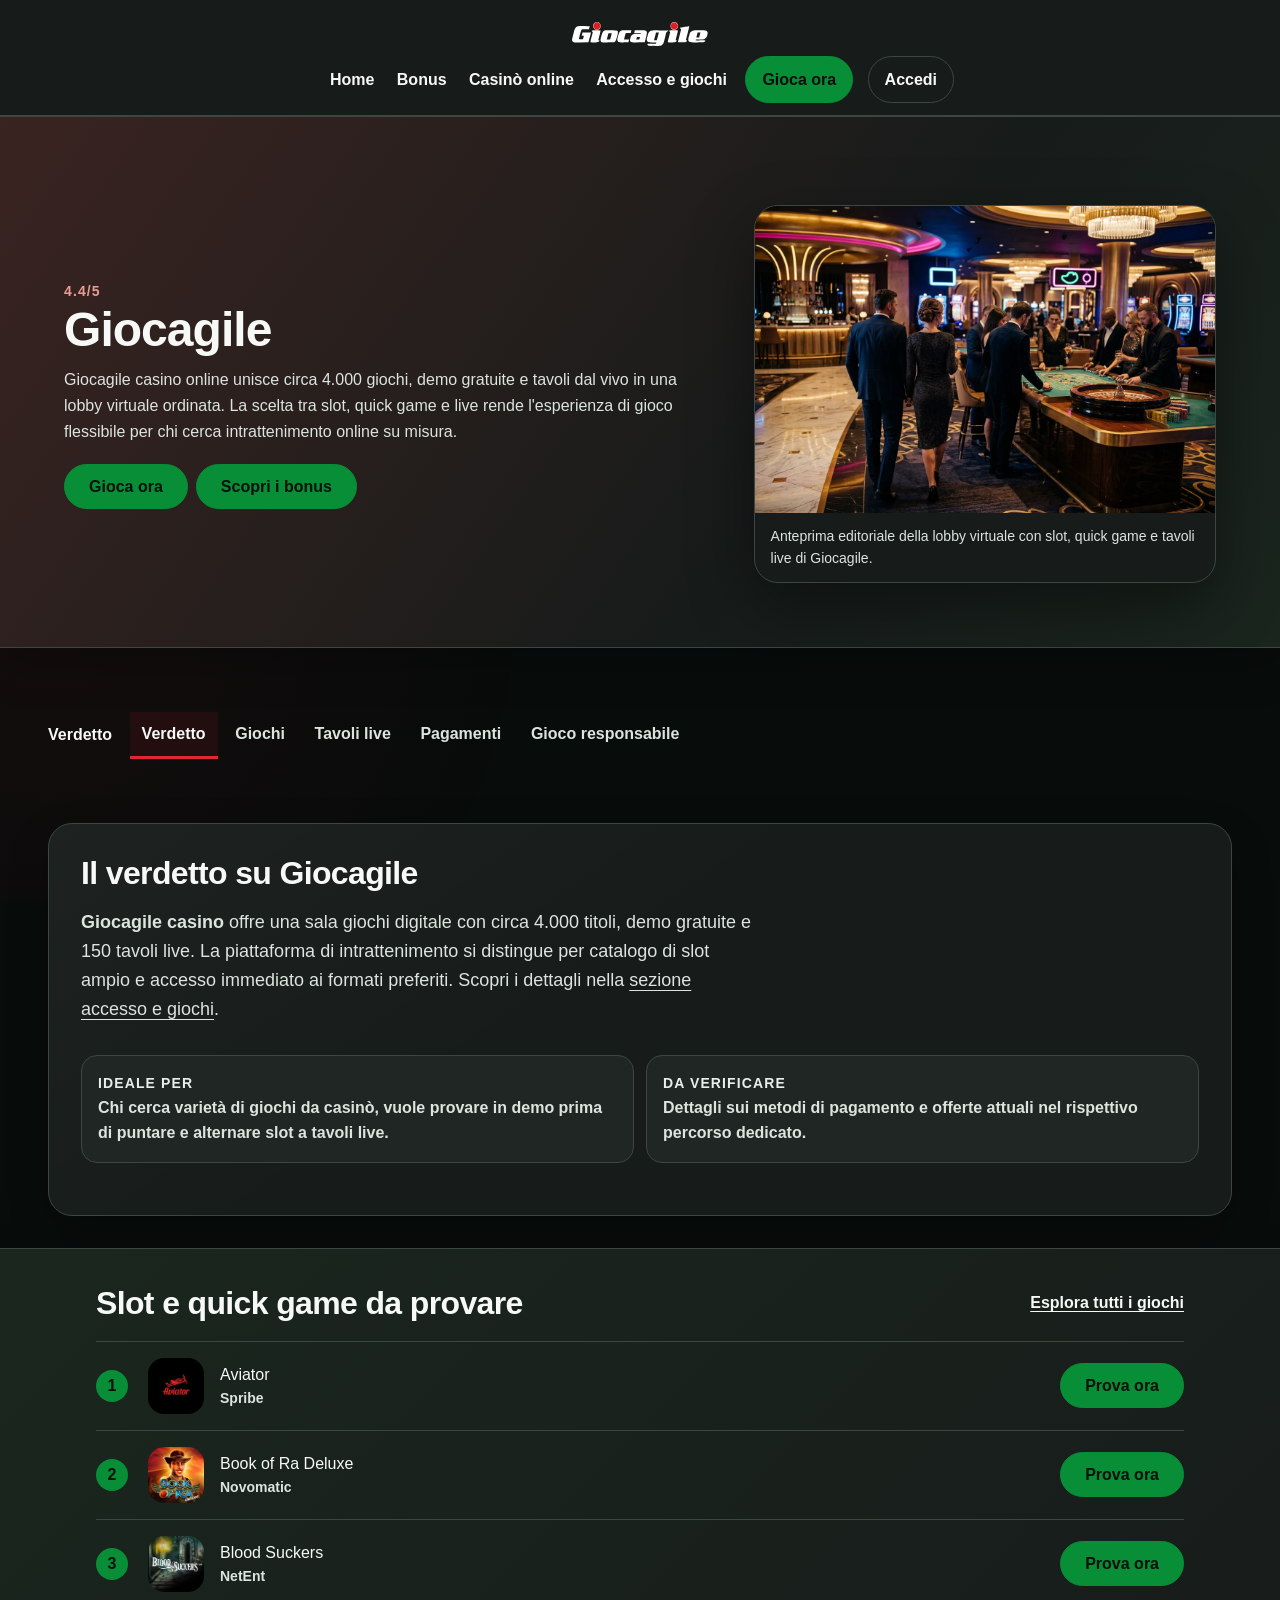
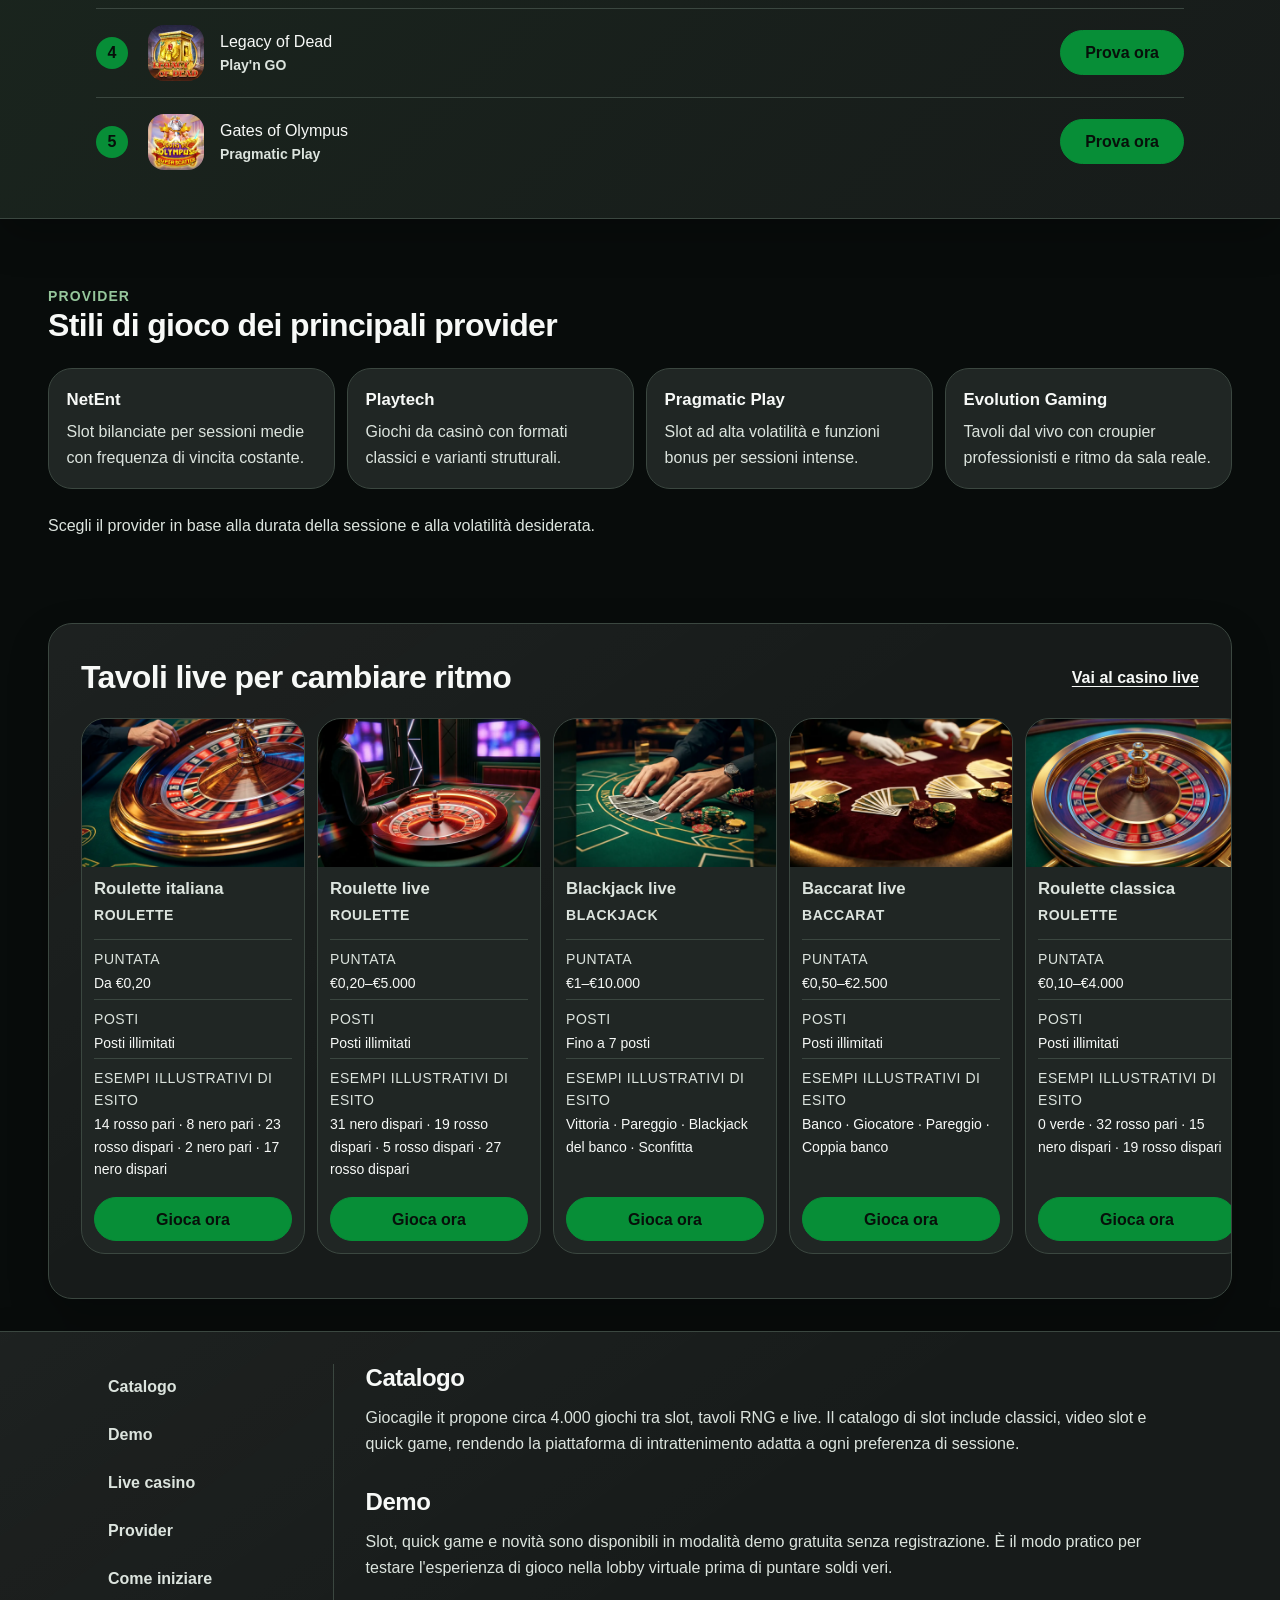
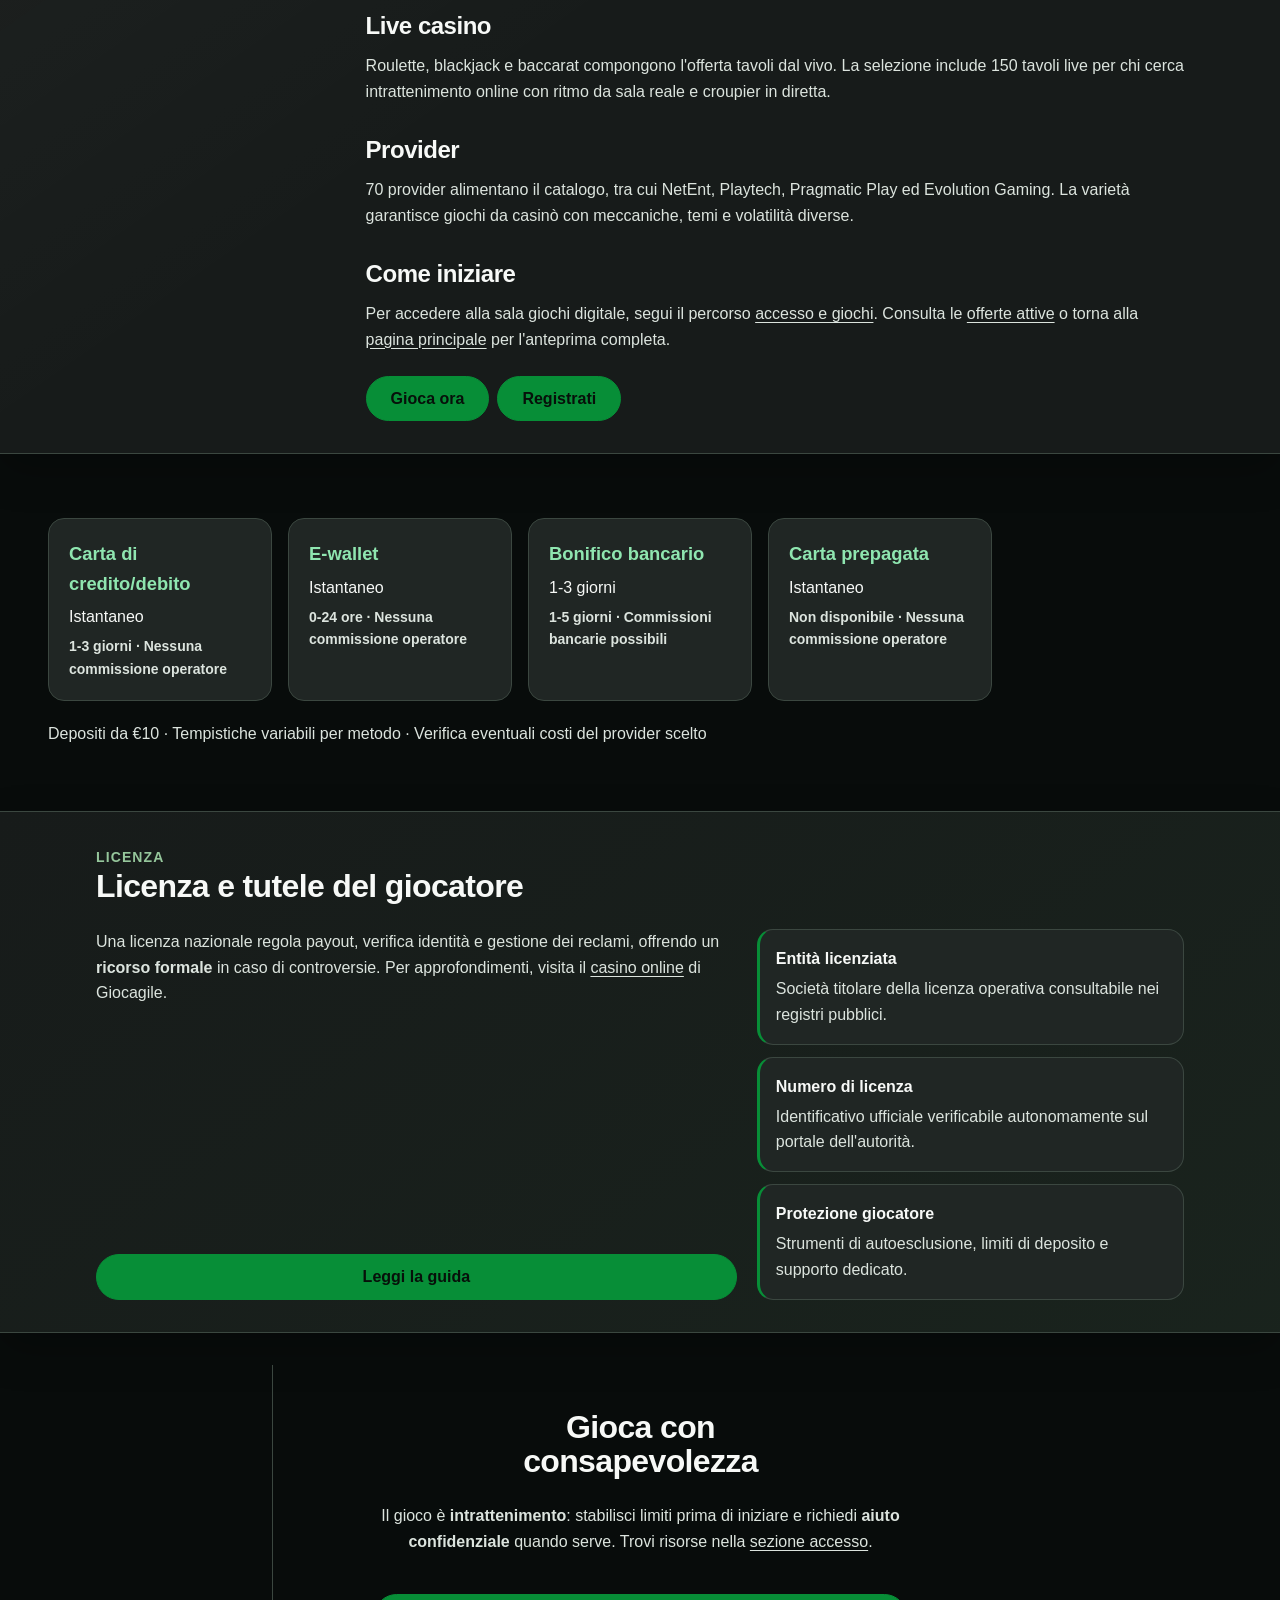
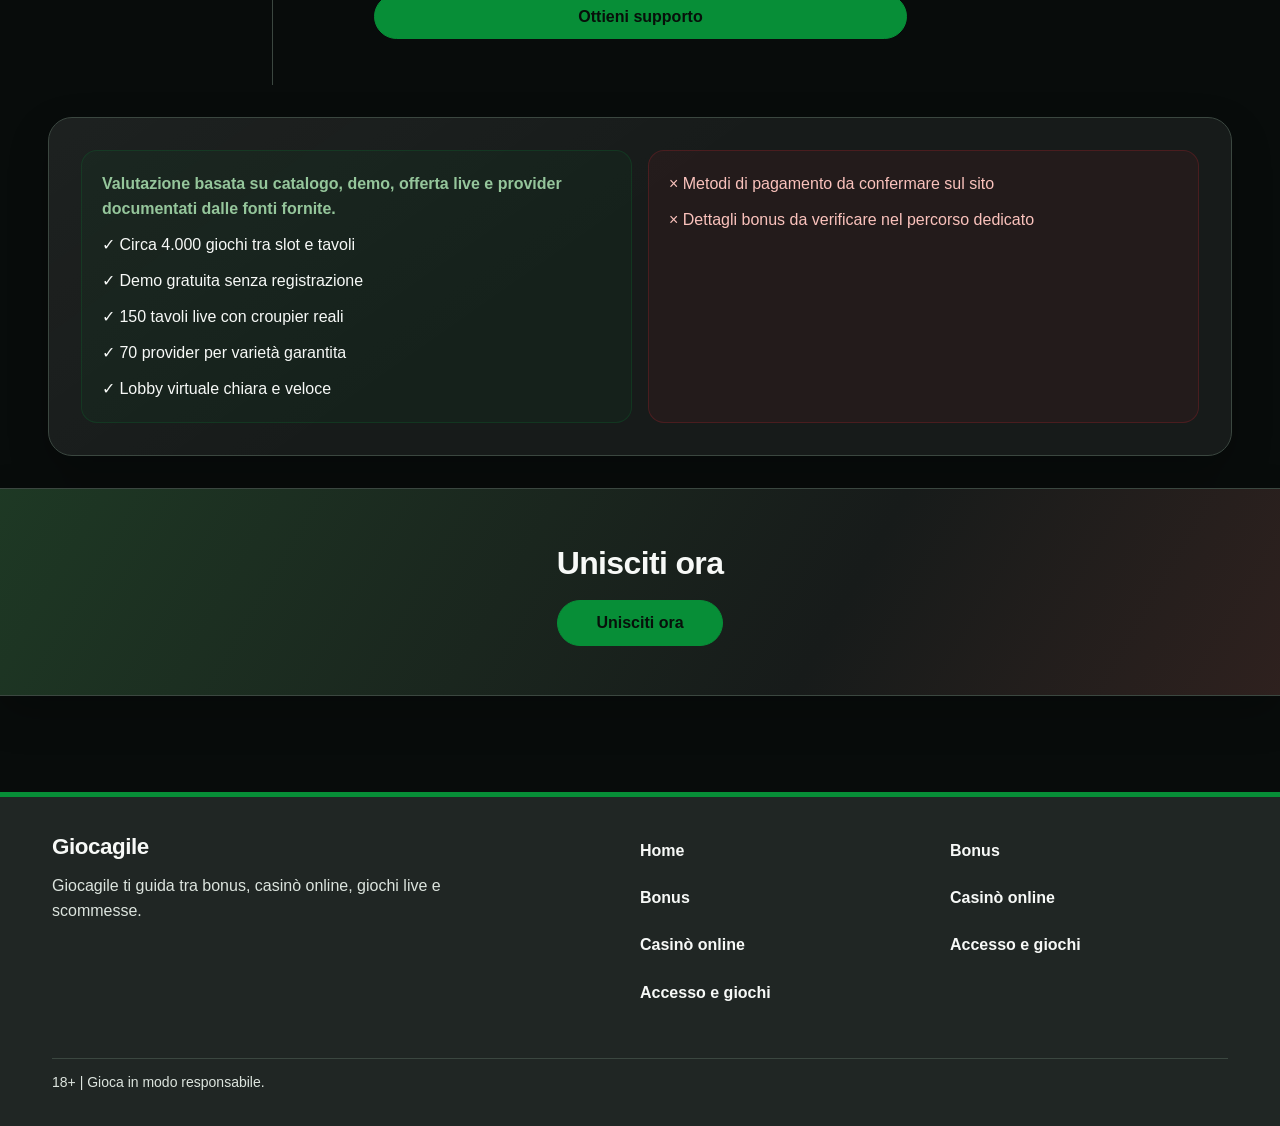
<file: casino-online/index.html>
<!doctype html><!-- page route="/casino-online/" -->

<html lang="it">
<head>
  <meta charset="utf-8">
  <meta name="viewport" content="width=device-width, initial-scale=1">
  <!-- Giocagile -->
  <link rel="stylesheet" href="/site.css">
<title>Giocagile casino online: giochi e live</title><meta name="description" content="Scopri giocagile it e il giocagile casino online: titoli in demo gratuita, tavoli live e provider citati dalle fonti disponibili."><link rel="canonical" href="https://giocagile-scommesse.com/casino-online/"><link rel="icon" type="image/svg+xml" href="/favicon.svg"><meta property="og:title" content="Giocagile casino online: giochi e live"><meta property="og:description" content="Scopri giocagile it e il giocagile casino online: titoli in demo gratuita, tavoli live e provider citati dalle fonti disponibili."><meta property="og:url" content="https://giocagile-scommesse.com/casino-online/"><meta property="og:image" content="https://giocagile-scommesse.com/og.svg"><meta property="og:type" content="website"><meta property="og:locale" content="it_IT"><meta property="og:site_name" content="Giocagile gaming operator"><meta name="twitter:card" content="summary_large_image"><script type="application/ld+json">{"@context":"https://schema.org","@graph":[{"@type":"WebPage","name":"Giocagile casino online: giochi e live","url":"https://giocagile-scommesse.com/casino-online/","description":"Scopri giocagile it e il giocagile casino online: titoli in demo gratuita, tavoli live e provider citati dalle fonti disponibili.","inLanguage":"it"},{"@type":"BreadcrumbList","itemListElement":[{"@type":"ListItem","position":1,"name":"Giocagile gaming operator","item":"https://giocagile-scommesse.com/"},{"@type":"ListItem","position":2,"name":"Giocagile casino online: giochi e live","item":"https://giocagile-scommesse.com/casino-online/"}]}]}</script><style>
  /* Page-local audit repairs: preserve the established dark treatment with clearer supporting text. */
  :root { --muted:#dce4de; }
  .pc-payment-cards article b { color:#8fe6b0; }
  .pc > header > a:not(.pc-action),
  .pc-toc a,
  .pc-review-body > nav a,
  .cm-brand,
  .cm-drawer-support a { display:inline-flex; min-height:44px; align-items:center; }
  @media (max-width:48rem) {
    .pc-live-table-rail__list {
      display:grid;
      grid-template-columns:repeat(2,minmax(0,1fr));
      overflow:visible;
      padding-inline:var(--pad-inline);
    }
    .pc-live-table-rail__list > li { min-width:0; }
    .pc-live-table-rail__body .pc-action { width:100%; }
  }
</style></head>
<body>
  <header class="cs-head">
  <a class="cs-brand" href="/"><img src="/gio-logo.svg" alt="Giocagile"></a>
  <div class="cs-row">
    <nav class="cs-nav" aria-label="Giocagile"><a href="/">Home</a><a href="/bonus/">Bonus</a><a href="/casino-online/">Casinò online</a><a href="/accesso-e-giochi/">Accesso e giochi</a></nav>
    <div class="cs-actions"><a href="/referral-link" rel="sponsored nofollow noopener" target="_blank">Gioca ora</a><a href="/referral-link" rel="sponsored nofollow noopener" target="_blank">Accedi</a></div>
  </div>
</header>
  <div class="cm-bar">
    <a class="cm-brand" href="/"><img src="/gio-logo.svg" alt="Giocagile"></a>
    <button class="cm-toggle" type="button" popovertarget="cm-drawer" aria-controls="cm-drawer">Menu</button>
  </div>
  <nav class="cm-drawer" id="cm-drawer" popover="auto" aria-label="Menu">
    <div class="cm-drawer-actions"><a href="/referral-link" rel="sponsored nofollow noopener" target="_blank">Gioca ora</a><a href="/referral-link" rel="sponsored nofollow noopener" target="_blank">Accedi</a></div>
    <div class="cm-drawer-nav"><a href="/">Home</a><a href="/bonus/">Bonus</a><a href="/casino-online/">Casinò online</a><a href="/accesso-e-giochi/">Accesso e giochi</a></div>
    <div class="cm-drawer-support"><a href="/bonus/">Bonus</a><a href="/casino-online/">Casinò online</a><a href="/accesso-e-giochi/">Accesso e giochi</a></div>
  </nav>
  <main>
    <!-- block:start instance="block-08c96a74" block="review.dual-hero" -->
<header class="pc pc-review-hero pc-band"><div><small>4.4/5</small><h1>Giocagile</h1><p>Giocagile casino online unisce circa 4.000 giochi, demo gratuite e tavoli dal vivo in una lobby virtuale ordinata. La scelta tra slot, quick game e live rende l&#39;esperienza di gioco flessibile per chi cerca intrattenimento online su misura.</p><a class="pc-action" href="/referral-link" rel="sponsored nofollow noopener" target="_blank">Gioca ora</a><a class="pc-action" href="/referral-link" rel="sponsored nofollow noopener" target="_blank">Scopri i bonus</a></div><figure><img src="assets/block-08c96a74-proof-image-0.webp" alt="Promotional proof image showing the operator experience" width="1264" height="848" loading="eager" decoding="async" fetchpriority="high"><figcaption>Anteprima editoriale della lobby virtuale con slot, quick game e tavoli live di Giocagile.</figcaption></figure></header>

<!-- block:end instance="block-08c96a74" -->
<!-- block:start instance="block-ce8dcaed" block="article.sticky-toc" -->
<nav class="pc pc-toc pc-flush" aria-label="Menu 3"><strong>Verdetto</strong><a href="/casino-online/" aria-current="location">Verdetto</a><a href="/accesso-e-giochi/">Giochi</a><a href="/casino-online/">Tavoli live</a><a href="/bonus/">Pagamenti</a><a href="/">Gioco responsabile</a></nav>

<!-- block:end instance="block-ce8dcaed" -->
<!-- block:start instance="block-1835cbdc" block="summary.compact-verdict" -->
<section class="pc pc-compact-verdict"><header><h2>Il verdetto su Giocagile</h2></header><div class="pc-verdict-copy"><p><strong>Giocagile casino</strong> offre una sala giochi digitale con circa 4.000 titoli, demo gratuite e 150 tavoli live. La piattaforma di intrattenimento si distingue per catalogo di slot ampio e accesso immediato ai formati preferiti. Scopri i dettagli nella <a href="/accesso-e-giochi/">sezione accesso e giochi</a>.</p></div><div class="pc-verdict-notes"><p><small>Ideale per</small><strong>Chi cerca varietà di giochi da casinò, vuole provare in demo prima di puntare e alternare slot a tavoli live.</strong></p><p><small>Da verificare</small><strong>Dettagli sui metodi di pagamento e offerte attuali nel rispettivo percorso dedicato.</strong></p></div></section>

<!-- block:end instance="block-1835cbdc" -->
<!-- block:start instance="block-02d2965d" block="home.top-games" -->
<section class="pc pc-top-games pc-band"><header><strong>Slot e quick game da provare</strong><a href="/referral-link" rel="sponsored nofollow noopener" target="_blank">Esplora tutti i giochi</a></header><div><article><b>1</b><figure class="pc-top-games-thumb"><img src="assets/block-02d2965d-game-art-0.webp" alt="Aviator" width="512" height="512" loading="lazy" decoding="async"></figure><span>Aviator<small>Spribe</small></span><a class="pc-action" href="/referral-link" rel="sponsored nofollow noopener" target="_blank">Prova ora</a></article><article><b>2</b><figure class="pc-top-games-thumb"><img src="assets/block-02d2965d-game-art-1.webp" alt="Book of Ra Deluxe" width="500" height="500" loading="lazy" decoding="async"></figure><span>Book of Ra Deluxe<small>Novomatic</small></span><a class="pc-action" href="/referral-link" rel="sponsored nofollow noopener" target="_blank">Prova ora</a></article><article><b>3</b><figure class="pc-top-games-thumb"><img src="assets/block-02d2965d-game-art-2.webp" alt="Blood Suckers" width="500" height="500" loading="lazy" decoding="async"></figure><span>Blood Suckers<small>NetEnt</small></span><a class="pc-action" href="/referral-link" rel="sponsored nofollow noopener" target="_blank">Prova ora</a></article><article><b>4</b><figure class="pc-top-games-thumb"><img src="assets/block-02d2965d-game-art-3.webp" alt="Legacy of Dead" width="300" height="169" loading="lazy" decoding="async"></figure><span>Legacy of Dead<small>Play&#39;n GO</small></span><a class="pc-action" href="/referral-link" rel="sponsored nofollow noopener" target="_blank">Prova ora</a></article><article><b>5</b><figure class="pc-top-games-thumb"><img src="assets/block-02d2965d-game-art-4.webp" alt="Gates of Olympus" width="500" height="500" loading="lazy" decoding="async"></figure><span>Gates of Olympus<small>Pragmatic Play</small></span><a class="pc-action" href="/referral-link" rel="sponsored nofollow noopener" target="_blank">Prova ora</a></article></div></section>

<!-- block:end instance="block-02d2965d" -->
<!-- block:start instance="block-b8905293" block="game.provider-styles" -->
<section class="pc pc-provider-styles pc-flush"><header><div><small>Provider</small><h2>Stili di gioco dei principali provider</h2></div></header><ul class="pc-card-grid"><li><strong>NetEnt</strong><span>Slot bilanciate per sessioni medie con frequenza di vincita costante.</span></li><li><strong>Playtech</strong><span>Giochi da casinò con formati classici e varianti strutturali.</span></li><li><strong>Pragmatic Play</strong><span>Slot ad alta volatilità e funzioni bonus per sessioni intense.</span></li><li><strong>Evolution Gaming</strong><span>Tavoli dal vivo con croupier professionisti e ritmo da sala reale.</span></li></ul><div class="pc-provider-styles__footer"><p>Scegli il provider in base alla durata della sessione e alla volatilità desiderata.</p></div></section>

<!-- block:end instance="block-b8905293" -->
<!-- block:start instance="block-e9eb5360" block="home.live-table-rail" -->
<section class="pc pc-live-table-rail"><header><strong>Tavoli live per cambiare ritmo</strong><a href="/referral-link" rel="sponsored nofollow noopener" target="_blank">Vai al casino live</a></header><ul class="pc-live-table-rail__list"><li><article class="pc-live-table-rail__card"><figure class="pc-game-tile-art"><img src="assets/block-e9eb5360-table-art-0.webp" alt="Table artwork for each live dealer card, matching the tables list order" width="1024" height="1024" loading="lazy"></figure><div class="pc-live-table-rail__body"><strong>Roulette italiana</strong><small>Roulette</small><dl class="pc-live-table-rail__facts"><div><dt>Puntata</dt><dd>Da €0,20</dd></div><div><dt>Posti</dt><dd>Posti illimitati</dd></div><div><dt>Esempi illustrativi di esito</dt><dd>14 rosso pari · 8 nero pari · 23 rosso dispari · 2 nero pari · 17 nero dispari</dd></div></dl><a class="pc-action" href="/referral-link" rel="sponsored nofollow noopener" target="_blank" aria-label="Gioca ora: Roulette italiana">Gioca ora</a></div></article></li><li><article class="pc-live-table-rail__card"><figure class="pc-game-tile-art"><img src="assets/block-e9eb5360-table-art-1.webp" alt="Table artwork for each live dealer card, matching the tables list order" width="1024" height="1024" loading="lazy"></figure><div class="pc-live-table-rail__body"><strong>Roulette live</strong><small>Roulette</small><dl class="pc-live-table-rail__facts"><div><dt>Puntata</dt><dd>€0,20–€5.000</dd></div><div><dt>Posti</dt><dd>Posti illimitati</dd></div><div><dt>Esempi illustrativi di esito</dt><dd>31 nero dispari · 19 rosso dispari · 5 rosso dispari · 27 rosso dispari</dd></div></dl><a class="pc-action" href="/referral-link" rel="sponsored nofollow noopener" target="_blank" aria-label="Gioca ora: Roulette live">Gioca ora</a></div></article></li><li><article class="pc-live-table-rail__card"><figure class="pc-game-tile-art"><img src="assets/block-e9eb5360-table-art-2.webp" alt="Table artwork for each live dealer card, matching the tables list order" width="1024" height="1024" loading="lazy"></figure><div class="pc-live-table-rail__body"><strong>Blackjack live</strong><small>Blackjack</small><dl class="pc-live-table-rail__facts"><div><dt>Puntata</dt><dd>€1–€10.000</dd></div><div><dt>Posti</dt><dd>Fino a 7 posti</dd></div><div><dt>Esempi illustrativi di esito</dt><dd>Vittoria · Pareggio · Blackjack del banco · Sconfitta</dd></div></dl><a class="pc-action" href="/referral-link" rel="sponsored nofollow noopener" target="_blank" aria-label="Gioca ora: Blackjack live">Gioca ora</a></div></article></li><li><article class="pc-live-table-rail__card"><figure class="pc-game-tile-art"><img src="assets/block-e9eb5360-table-art-3.webp" alt="Table artwork for each live dealer card, matching the tables list order" width="1024" height="1024" loading="lazy"></figure><div class="pc-live-table-rail__body"><strong>Baccarat live</strong><small>Baccarat</small><dl class="pc-live-table-rail__facts"><div><dt>Puntata</dt><dd>€0,50–€2.500</dd></div><div><dt>Posti</dt><dd>Posti illimitati</dd></div><div><dt>Esempi illustrativi di esito</dt><dd>Banco · Giocatore · Pareggio · Coppia banco</dd></div></dl><a class="pc-action" href="/referral-link" rel="sponsored nofollow noopener" target="_blank" aria-label="Gioca ora: Baccarat live">Gioca ora</a></div></article></li><li><article class="pc-live-table-rail__card"><figure class="pc-game-tile-art"><img src="assets/block-e9eb5360-table-art-4.webp" alt="Table artwork for each live dealer card, matching the tables list order" width="1024" height="1024" loading="lazy"></figure><div class="pc-live-table-rail__body"><strong>Roulette classica</strong><small>Roulette</small><dl class="pc-live-table-rail__facts"><div><dt>Puntata</dt><dd>€0,10–€4.000</dd></div><div><dt>Posti</dt><dd>Posti illimitati</dd></div><div><dt>Esempi illustrativi di esito</dt><dd>0 verde · 32 rosso pari · 15 nero dispari · 19 rosso dispari</dd></div></dl><a class="pc-action" href="/referral-link" rel="sponsored nofollow noopener" target="_blank" aria-label="Gioca ora: Roulette classica">Gioca ora</a></div></article></li><li><article class="pc-live-table-rail__card"><figure class="pc-game-tile-art"><img src="assets/block-e9eb5360-table-art-5.webp" alt="Table artwork for each live dealer card, matching the tables list order" width="1024" height="1024" loading="lazy"></figure><div class="pc-live-table-rail__body"><strong>Tavolo live premium</strong><small>Roulette</small><dl class="pc-live-table-rail__facts"><div><dt>Puntata</dt><dd>€5–€10.000</dd></div><div><dt>Posti</dt><dd>Posti illimitati</dd></div><div><dt>Esempi illustrativi di esito</dt><dd>21 rosso dispari · 3 rosso dispari · 36 rosso pari · 7 rosso dispari</dd></div></dl><a class="pc-action" href="/referral-link" rel="sponsored nofollow noopener" target="_blank" aria-label="Gioca ora: Tavolo live premium">Gioca ora</a></div></article></li></ul></section>

<!-- block:end instance="block-e9eb5360" -->
<!-- block:start instance="block-45525e4b" block="review.editorial-body" -->
<article class="pc pc-review-body pc-band"><nav aria-label="Menu 4"><a href="/casino-online/">Catalogo</a><a href="/accesso-e-giochi/">Demo</a><a href="/casino-online/">Live casino</a><a href="/bonus/">Provider</a><a href="/">Come iniziare</a></nav><div><section><h2>Catalogo</h2><div><p>Giocagile it propone circa 4.000 giochi tra slot, tavoli RNG e live. Il catalogo di slot include classici, video slot e quick game, rendendo la piattaforma di intrattenimento adatta a ogni preferenza di sessione.</p></div></section><section><h2>Demo</h2><div><p>Slot, quick game e novità sono disponibili in modalità demo gratuita senza registrazione. È il modo pratico per testare l&#39;esperienza di gioco nella lobby virtuale prima di puntare soldi veri.</p></div></section><section><h2>Live casino</h2><div><p>Roulette, blackjack e baccarat compongono l&#39;offerta tavoli dal vivo. La selezione include 150 tavoli live per chi cerca intrattenimento online con ritmo da sala reale e croupier in diretta.</p></div></section><section><h2>Provider</h2><div><p>70 provider alimentano il catalogo, tra cui NetEnt, Playtech, Pragmatic Play ed Evolution Gaming. La varietà garantisce giochi da casinò con meccaniche, temi e volatilità diverse.</p></div></section><section><h2>Come iniziare</h2><div><p>Per accedere alla sala giochi digitale, segui il percorso <a href="/accesso-e-giochi/">accesso e giochi</a>. Consulta le <a href="/bonus/">offerte attive</a> o torna alla <a href="/">pagina principale</a> per l&#39;anteprima completa.</p></div></section><a class="pc-action" href="/referral-link" rel="sponsored nofollow noopener" target="_blank">Gioca ora</a><a class="pc-action" href="/referral-link" rel="sponsored nofollow noopener" target="_blank">Registrati</a></div></article>

<!-- block:end instance="block-45525e4b" -->
<!-- block:start instance="block-7eddc989" block="payments.method-cards" -->
<section class="pc pc-payment-cards pc-flush"><article><b>Carta di credito/debito</b><span>Istantaneo</span><small>1-3 giorni · Nessuna commissione operatore</small></article><article><b>E-wallet</b><span>Istantaneo</span><small>0-24 ore · Nessuna commissione operatore</small></article><article><b>Bonifico bancario</b><span>1-3 giorni</span><small>1-5 giorni · Commissioni bancarie possibili</small></article><article><b>Carta prepagata</b><span>Istantaneo</span><small>Non disponibile · Nessuna commissione operatore</small></article><aside>Depositi da €10 · Tempistiche variabili per metodo · Verifica eventuali costi del provider scelto</aside></section>

<!-- block:end instance="block-7eddc989" -->
<!-- block:start instance="block-11cdfe7b" block="compliance.license-band" -->
<section class="pc pc-guide-panel pc-license-band pc-band"><header><div><small>Licenza</small><h2>Licenza e tutele del giocatore</h2></div></header><div class="pc-guide-panel__grid"><div class="pc-guide-panel__body"><p>Una licenza nazionale regola payout, verifica identità e gestione dei reclami, offrendo un <strong>ricorso formale</strong> in caso di controversie. Per approfondimenti, visita il <a href="/casino-online/">casino online</a> di Giocagile.</p><a class="pc-action" href="/casino-online/">Leggi la guida</a></div><ul class="pc-guide-panel__notes"><li><strong>Entità licenziata</strong><span>Società titolare della licenza operativa consultabile nei registri pubblici.</span></li><li><strong>Numero di licenza</strong><span>Identificativo ufficiale verificabile autonomamente sul portale dell&#39;autorità.</span></li><li><strong>Protezione giocatore</strong><span>Strumenti di autoesclusione, limiti di deposito e supporto dedicato.</span></li></ul></div></section>

<!-- block:end instance="block-11cdfe7b" -->
<!-- block:start instance="block-d5caf768" block="saferplay.intro" -->
<header class="pc pc-safer-intro pc-inset"><strong>Gioca con consapevolezza</strong><div><p>Il gioco è <strong>intrattenimento</strong>: stabilisci limiti prima di iniziare e richiedi <strong>aiuto confidenziale</strong> quando serve. Trovi risorse nella <a href="/accesso-e-giochi/">sezione accesso</a>.</p></div><a class="pc-action" href="/accesso-e-giochi/">Ottieni supporto</a></header>

<!-- block:end instance="block-d5caf768" -->
<!-- block:start instance="block-caa5b819" block="review.pros-cons" -->
<section class="pc pc-pros-cons"><section><strong>Valutazione basata su catalogo, demo, offerta live e provider documentati dalle fonti fornite.</strong><span>✓ Circa 4.000 giochi tra slot e tavoli</span><span>✓ Demo gratuita senza registrazione</span><span>✓ 150 tavoli live con croupier reali</span><span>✓ 70 provider per varietà garantita</span><span>✓ Lobby virtuale chiara e veloce</span></section><section><span>× Metodi di pagamento da confermare sul sito</span><span>× Dettagli bonus da verificare nel percorso dedicato</span></section></section>

<!-- block:end instance="block-caa5b819" -->
<!-- block:start instance="block-18fe2424" block="conversion.primary-cta" -->
<section class="pc pc-primary-cta pc-band"><strong>Unisciti ora</strong><a class="pc-action" href="/referral-link" rel="sponsored nofollow noopener" target="_blank">Unisciti ora</a></section>

<!-- block:end instance="block-18fe2424" -->
  </main>
  <footer class="fb-foot">
  <div class="fb-inner">
    <section><strong>Giocagile</strong><p>Giocagile ti guida tra bonus, casinò online, giochi live e scommesse.</p></section>
    <nav aria-label="Giocagile"><a href="/">Home</a><a href="/bonus/">Bonus</a><a href="/casino-online/">Casinò online</a><a href="/accesso-e-giochi/">Accesso e giochi</a></nav>
    <nav aria-label="Giocagile"><a href="/bonus/">Bonus</a><a href="/casino-online/">Casinò online</a><a href="/accesso-e-giochi/">Accesso e giochi</a></nav>
    <p class="fb-legal">18+ | Gioca in modo responsabile.</p>
  </div>
</footer>
</body>
</html>
</file>
<file: site.css>
/* chrome:start */
.cs-brand img,.cm-brand img{display:block;width:clamp(6.5rem,12vw,8.5rem);height:auto}
.cs-head{padding:.75rem calc((100% - min(72rem,100% - 2rem))/2 + 1rem);border-bottom:1px solid var(--line);background:var(--surface);text-align:center}
.cs-brand{display:inline-flex;min-height:var(--control-h);align-items:center;font-size:1.4rem;font-weight:var(--heading-weight);letter-spacing:var(--heading-spacing);text-decoration:none}
.cs-row,.cs-nav,.cs-actions{display:flex;align-items:center;justify-content:center;flex-wrap:wrap;gap:.4rem .9rem}
.cs-nav a,.cs-actions a{display:inline-flex;min-height:var(--control-h);align-items:center;padding:.45rem .25rem;font-weight:750;text-decoration:none}
.cs-actions a{padding:.6rem var(--space-md);border-radius:var(--radius-pill)}.cs-actions a:first-child{border:1px solid var(--accent);background:var(--accent);color:var(--ink)}.cs-actions a:not(:first-child){border:1px solid var(--line);background:transparent;color:var(--paper)}
.fb-foot{margin-top:var(--space-xl);border-top:.35rem solid var(--accent);background:var(--surface-raised)}.fb-inner{display:grid;width:min(76rem,calc(100% - 2rem));grid-template-columns:2fr 1fr 1fr;margin:0 auto;padding:var(--space-xl) 1.25rem;gap:var(--space-xl)}.fb-foot strong{font-size:1.4rem;font-weight:var(--heading-weight);letter-spacing:var(--heading-spacing)}.fb-foot section p{max-width:44ch;margin:var(--space-xs) 0;color:var(--muted)}.fb-foot nav{display:flex;flex-direction:column;gap:.2rem}.fb-foot nav a{display:flex;min-height:var(--control-h);align-items:center;font-weight:700;text-decoration:none}.fb-legal{margin-top:var(--space-sm);padding-top:var(--space-sm);grid-column:1/-1;border-top:1px solid var(--line);color:var(--muted);font-size:var(--text-sm)}
@media(max-width:48rem){.fb-inner{width:calc(100% - 1rem);grid-template-columns:1fr;padding:1.25rem;gap:var(--space-sm)}.fb-foot nav{display:grid;grid-template-columns:repeat(2,minmax(0,1fr))}.fb-foot nav a{display:flex;min-height:var(--control-h);align-items:center;color:var(--muted);font-weight:600}.fb-legal{margin-top:var(--space-sm);padding-top:var(--space-sm);grid-column:1/-1;border-top:1px solid var(--line);color:var(--muted);font-size:var(--text-sm)}}
.cm-bar { display:none; }
.cm-drawer { position:fixed; inset:0 0 0 auto; width:min(20rem,calc(100vw - 3rem)); height:100dvh; margin:0; padding:var(--space-lg); overflow-y:auto; border:0; border-left:1px solid var(--line); background:var(--surface); color:var(--paper); }
.cm-drawer::backdrop { background:color-mix(in oklab, var(--ink) 72%, transparent); }
.cm-drawer-actions,.cm-drawer-nav,.cm-drawer-support { display:grid; gap:var(--space-xs); }
.cm-drawer-nav,.cm-drawer-support { margin-top:var(--space-lg); }
.cm-drawer-actions a { display:flex; min-height:var(--control-h); align-items:center; justify-content:center; padding:.55rem var(--space-md); border-radius:var(--radius); font-weight:750; text-decoration:none; }
.cm-drawer-actions a:first-child { border:1px solid var(--accent); background:var(--accent); color:var(--ink); }
.cm-drawer-actions a:not(:first-child) { border:1px solid var(--line); background:transparent; color:var(--paper); }
.cm-drawer-nav a,.cm-drawer-support a { display:flex; min-height:var(--control-h); align-items:center; padding:.5rem .75rem; border-radius:var(--radius-md); color:var(--paper); font-weight:650; text-decoration:none; }
.cm-drawer-nav a:hover,.cm-drawer-support a:hover { background:var(--surface-raised); }
.cm-drawer-support { padding-top:var(--space-md); border-top:1px solid var(--line); }
.cm-drawer-support a { min-height:2.25rem; color:var(--muted); font-size:var(--text-sm); }

@media(max-width:48rem) {
  .ci-head,.cs-head,.ct-head,.cx-head,.cp-head,.cr-top,.cr-side { display:none; }
  .cm-bar { position:sticky; z-index:30; top:0; display:grid; grid-template-columns:minmax(0,1fr) auto; align-items:center; gap:var(--space-sm); padding:.6rem 1rem; border-bottom:1px solid var(--line); background:var(--surface); }
  .cm-brand { min-width:0; font-size:1.25rem; font-weight:var(--heading-weight); letter-spacing:var(--heading-spacing); text-decoration:none; overflow-wrap:anywhere; }
  .cm-toggle { min-height:var(--control-h); padding:.55rem .9rem; border:1px solid var(--line); border-radius:var(--radius-md); background:var(--surface-raised); color:var(--paper); font-weight:750; cursor:pointer; }
}
@media(min-width:48.001rem){body>header{position:sticky;top:0;z-index:20}}
/* chrome:end */

:root {
  color-scheme:dark;
  --ink:#080c0b;
  --surface:#171b1a;
  --surface-raised:#202624;
  --surface-soft:#343a38;
  --paper:#f7f9f7;
  --muted:#b7c1ba;
  --line:#3b4740;
  --accent:#078e37;
  --mint:#078e37;
  --violet:#343a38;
  --coral:#e32636;
  --gold:#d7e3da;
  --danger:#e32636;
  --sky:#0b5e2a;
  --pink:#c51f2d;
  --chip:#f7fbff;
  --radius-sm:.5rem;
  --radius-md:1rem;
  --radius:1.5rem;
  --radius-pill:1.5rem;
  --shadow-card:0 1rem 2.5rem rgb(0 0 0/.24);
  --shadow-deep:0 1.5rem 4rem rgb(0 0 0/.42);
  --block-pad:clamp(1.25rem,3vw,2rem);
  --space-xs:.5rem;
  --space-sm:.75rem;
  --space-md:1rem;
  --space-lg:1.5rem;
  --space-xl:2rem;
  --control-h:2.75rem;
  --text-display:clamp(2rem,5vw,3rem);
  --text-h1:clamp(2rem,4.5vw,3rem);
  --text-h2:clamp(1.5rem,3vw,2rem);
  --text-h3:clamp(1.25rem,2.5vw,1.5rem);
  --text-lg:1.125rem;
  --text-sm:.875rem;
  --text-xs:.875rem;
  --font-heading:Manrope,Arial,sans-serif;
  --font-body:Inter,Arial,sans-serif;
  --font-editorial:Inter,Arial,sans-serif;
  --heading-weight:700;
  --heading-spacing:-.02em;
  font-family:var(--font-body);
}

* { box-sizing:border-box; }
html { overflow-x:hidden; scroll-behavior:smooth; }
body { margin:0; overflow-x:clip; background:var(--ink); color:var(--paper); font-size:1rem; line-height:1.6; }
body::before { position:fixed; z-index:-1; inset:0; background:radial-gradient(circle at 88% 0,color-mix(in oklab, var(--accent) 13%, transparent),transparent 32rem),radial-gradient(circle at 4% 38rem,color-mix(in oklab, var(--danger) 6%, transparent),transparent 30rem); content:""; pointer-events:none; }
main { display:grid; grid-template-columns:[full-start] minmax(1rem,1fr) [content-start] minmax(0,36rem) minmax(0,36rem) [content-end] minmax(1rem,1fr) [full-end]; width:100%; padding-block:var(--space-xl) 4rem; gap:var(--space-xl); }
main > * { grid-column:content; min-width:0; }
:where(figure,h1,h2,h3,p,ul,ol) { margin:0; }
:where(ul,ol) { padding-inline-start:1.25rem; }
img { display:block; max-width:100%; height:auto; }
a { color:inherit; text-underline-offset:.2em; }
a:hover { color:var(--mint); }
:where(a,button,summary):focus-visible { outline:3px solid var(--mint); outline-offset:3px; }
button { font:inherit; }
code { color:var(--mint); font:800 .76rem/1.3 ui-monospace,SFMono-Regular,Menlo,Consolas,monospace; }
.pc { --accent:var(--mint); --pad-inline:var(--block-pad); min-width:0; max-width:100%; padding:var(--block-pad) var(--pad-inline); border:1px solid var(--line); border-radius:var(--radius); background:linear-gradient(145deg,color-mix(in oklab, var(--paper) 3%, transparent),transparent 45%),var(--surface); box-shadow:var(--shadow-card); color:var(--paper); overflow-wrap:anywhere; }
.pc > :where(header,footer),.pc-top { display:flex; align-items:center; justify-content:space-between; flex-wrap:wrap; gap:var(--space-md); }
.pc :where(p,li) { color:var(--muted); }
.pc :where(p,ul,ol) + :where(p,ul,ol) { margin-top:var(--space-sm); }
.pc :where(small) { color:var(--accent); font-size:var(--text-xs); font-weight:800; letter-spacing:.08em; text-transform:uppercase; }
.pc > strong,.pc > header > strong,.pc > div > strong,.pc > div > div > strong { display:block; font-family:var(--font-heading); font-size:var(--text-h2); font-weight:var(--heading-weight); line-height:1.08; letter-spacing:var(--heading-spacing); }
.pc > :where(div,header) > p { margin-block:var(--space-sm) 1.25rem; }
.pc-action { display:inline-flex; min-height:var(--control-h); align-items:center; justify-content:center; padding:.75rem 1.5rem; border:1px solid #078e37; border-radius:var(--radius-pill); background:#078e37; color:#07100a; font-family:var(--font-heading); font-size:1rem; font-weight:700; line-height:1.2; text-decoration:none; }
.pc-action + .pc-action { margin-left:var(--space-xs); }
.pc-action:hover { filter:brightness(1.1); color:#07100a; }
.pc > :where(header,footer) a:not(.pc-action),.pc > a:not(.pc-action),.pc nav a:not(.pc-action) { font-weight:700; }
.pc :where(p,li) a:not(.pc-action) { display:inline; min-height:0; padding:0; border:0; font-size:inherit; line-height:inherit; vertical-align:baseline; }
.pc-cells { display:grid; grid-template-columns:repeat(4,minmax(0,1fr)); gap:var(--space-sm); }
.pc-cells > span { min-width:0; padding:var(--space-md) var(--space-sm); border:1px solid var(--line); border-radius:var(--radius-md); background:color-mix(in oklab, var(--paper) 5%, transparent); color:var(--paper); font-size:var(--text-lg); font-weight:850; text-align:center; }
.pc-cells small { display:block; margin-top:.25rem; color:var(--muted); font-size:.7rem; letter-spacing:.04em; }
.pc-pills { display:flex; flex-wrap:wrap; gap:var(--space-sm); }
.pc-pills > span { flex:1 1 12rem; padding:var(--space-sm) var(--space-md); border:1px solid var(--line); border-radius:var(--radius-pill); background:var(--surface-raised); color:var(--muted); }
.pc-pills b { color:var(--paper); }
.pc-glyph { display:inline-block; width:1em; height:1em; flex:none; vertical-align:-.125em; color:var(--accent); }
.pc-pills > span { display:inline-flex; align-items:center; gap:var(--space-xs); }
.pc :where(small) { color:color-mix(in oklab,var(--accent) 48%,var(--paper)); }
.pc-quick-topic-rail__list a span:first-child { font-size:var(--text-sm); }
.pc-tabs > * { gap:var(--space-xs); }
:is(strong,b,small) > .pc-glyph { width:1.15em; height:1.15em; margin-right:.35em; }
.pc-cells > span > .pc-glyph { width:1.1em; height:1.1em; vertical-align:-.18em; margin-right:.3em; }

.pc-drawer-header { position:relative; display:grid; grid-template-columns:auto minmax(0,1fr) auto; align-items:center; gap:var(--space-md); }
.pc-drawer-header__home,.pc-drawer-header__desktop-nav,.pc-drawer-header__desktop-actions { display:flex; min-width:0; align-items:center; gap:var(--space-md); }
.pc-drawer-header__home { font-weight:850; text-decoration:none; }
.pc-drawer-header__brand-mark { width:3.5rem; aspect-ratio:2/1; object-fit:contain; }
.pc-drawer-header__desktop-nav { justify-content:center; flex-wrap:wrap; }
.pc-drawer-header__desktop-actions { justify-content:flex-end; }
.pc-drawer-header__menu-button { display:none; }
.pc-drawer-header__menu-button,.pc-drawer-header__close { min-height:var(--control-h); padding:.6rem .85rem; border:1px solid var(--line); border-radius:var(--radius-md); background:var(--surface-raised); color:var(--paper); cursor:pointer; }
.pc-drawer-header__drawer { position:fixed; inset:0 0 0 auto; width:min(24rem,calc(100vw - var(--space-xl))); max-width:none; height:100dvh; max-height:none; margin:0; padding:1.25rem; border:0; border-left:1px solid var(--line); background:var(--surface); color:var(--paper); overflow-y:auto; }
.pc-drawer-header__drawer::backdrop { background:color-mix(in oklab, var(--ink) 72%, transparent); }
.pc-drawer-header__close { display:block; margin-left:auto; }
.pc-drawer-header__drawer-nav,.pc-drawer-header__drawer-actions { display:grid; gap:var(--space-xs); margin-top:var(--space-lg); }
.pc-drawer-header__drawer-nav a,.pc-drawer-header__drawer-actions a { padding:.7rem; }
.pc-drawer-header__disclosure { margin-top:var(--space-lg); padding-top:var(--space-md); border-top:1px solid var(--line); }
.pc-quick-topic-rail { display:grid; gap:var(--space-sm); overflow:hidden; padding-block:var(--space-md); background:var(--surface); }
.pc.pc-quick-topic-rail > .pc-quick-topic-rail__label { font-size:var(--text-h3); line-height:1.1; letter-spacing:var(--heading-spacing); }
.pc-quick-topic-rail__list { display:flex; max-width:100%; gap:.65rem; margin:0; padding:.15rem .15rem .65rem; overflow-x:auto; list-style:none; overscroll-behavior-inline:contain; scroll-padding-inline:.15rem; scroll-snap-type:x proximity; scrollbar-color:var(--accent) transparent; scrollbar-width:thin; }
.pc-quick-topic-rail__list::-webkit-scrollbar { height:.35rem; }
.pc-quick-topic-rail__list::-webkit-scrollbar-thumb { border-radius:var(--radius-pill); background:var(--accent); }
.pc-quick-topic-rail__list > span { flex:0 0 auto; scroll-snap-align:start; }
.pc.pc-quick-topic-rail .pc-quick-topic-rail__list a:not(.pc-action) { display:grid; min-width:10.5rem; min-height:3.5rem; grid-template-columns:2rem minmax(0,1fr); align-items:center; gap:.65rem; padding:.55rem .9rem .55rem .55rem; border:1px solid var(--line); border-radius:var(--radius-pill); background:color-mix(in oklab, var(--paper) 5%, var(--surface-soft)); color:var(--muted); line-height:1.2; text-decoration:none; white-space:nowrap; }
.pc-quick-topic-rail__list a span:first-child { display:grid; width:2rem; height:2rem; place-content:center; border-radius:50%; background:color-mix(in oklab, var(--mint) 12%, transparent); color:var(--accent); font-size:.72rem; font-weight:850; }
.pc.pc-quick-topic-rail .pc-quick-topic-rail__list a:not(.pc-action):hover { border-color:var(--mint); background-color:color-mix(in oklab, var(--mint) 10%, var(--surface-soft)); color:var(--paper); }
.pc.pc-quick-topic-rail .pc-quick-topic-rail__list a[aria-current="location"]:not(.pc-action) { border-color:var(--accent); background:color-mix(in oklab, var(--mint) 13%, var(--surface-raised)); box-shadow:0 0 0 1px var(--accent),var(--shadow-card); color:var(--paper); }
.pc-quick-topic-rail__list a[aria-current="location"] span:first-child { background:var(--accent); color:var(--ink); }
.pc-mobile-offer-bar { display:none; grid-template-columns:minmax(0,1fr) auto; gap:var(--space-sm); align-items:center; }
.pc-mobile-offer-bar small { display:block; margin-top:.2rem; color:var(--muted); letter-spacing:0; text-transform:none; }
.block-preview__canvas .pc-mobile-offer-bar { position:static; display:grid; width:100%; max-width:none; }
.pc-partner-footer { display:grid; gap:var(--space-lg); }
.pc-partner-footer__intro { display:flex; flex-direction:column; gap:var(--space-sm); }
.pc-partner-footer__providers { display:grid; grid-template-columns:repeat(3,minmax(0,1fr)); gap:var(--space-sm); }
.pc-partner-footer__providers img { width:100%; aspect-ratio:2/1; padding:.6rem; border:1px solid var(--line); border-radius:var(--radius-sm); background:var(--surface-raised); object-fit:contain; }

.pc-legal { display:flex; align-items:center; flex-wrap:wrap; gap:var(--space-sm) var(--space-md); padding-block:var(--space-md); }
.pc-legal b { padding:.35rem .55rem; border-radius:var(--radius-sm); background:var(--danger); color:var(--ink); }
.pc-legal span { flex:1 1 20rem; color:var(--muted); }
.pc-primary-cta { display:grid; min-height:13rem; place-content:center; background:linear-gradient(135deg,color-mix(in oklab, var(--sky) 30%, var(--surface)),color-mix(in oklab, var(--violet) 12%, var(--surface))); text-align:center; }
.pc-primary-cta strong { margin:var(--space-xs) 0 1.25rem; }
.pc-faq { padding-block:var(--space-xs); }
.pc-faq details { border-bottom:1px solid var(--line); }
.pc-faq details:last-child { border-bottom:0; }
.pc-faq summary { display:flex; min-height:3.5rem; align-items:center; justify-content:space-between; gap:var(--space-md); padding:.9rem .25rem; cursor:pointer; font-weight:800; list-style:none; }
.pc-faq summary::-webkit-details-marker { display:none; }
.pc-faq summary::after { color:var(--accent); content:"+"; font-size:1.35rem; }
.pc-faq details[open] summary::after { content:"−"; }
.pc-faq details > div { padding:0 .25rem 1.1rem; }
.pc-faq details a { color:var(--accent); }

.pc-offer-hero,.pc-review-hero,.pc-game-hero,.pc-method-hero { display:grid; grid-template-columns:minmax(0,1.15fr) minmax(18rem,.85fr); gap:clamp(1.5rem,5vw,4rem); align-items:center; min-height:25rem; padding:clamp(2rem,5vw,4.5rem); background:linear-gradient(130deg,color-mix(in oklab, var(--sky) 32%, var(--surface)),color-mix(in oklab, var(--violet) 10%, var(--surface))); }
.pc-offer-hero > div > small,.pc-game-hero > div > small,.pc-method-hero > div > small { display:block; margin-bottom:var(--space-xs); }
.pc-offer-hero > div > :where(h1,strong),.pc-review-hero > div > :where(h1,strong),.pc-game-hero > div > :where(h1,strong),.pc-method-hero > div > :where(h1,strong),.pc-countdown-hero > div > :where(h1,strong),.pc-bonus-listing > div > :where(h1,strong),.pc-comparison-hero > :where(h1,strong),.pc-payment-finder > div > :where(h1,strong),.pc-author-hero > div > :where(h1,strong) { font-size:var(--text-display); }
.pc-review-hero > div > a:not(.pc-action) { display:inline-block; margin:var(--space-sm) 0 0 var(--space-md); color:var(--muted); }
.pc-method-hero aside { display:grid; min-height:15rem; place-content:center; padding:var(--space-lg); border:1px solid var(--line); border-radius:var(--radius); background:radial-gradient(circle at 45% 35%,color-mix(in oklab, var(--paper) 25%, transparent),transparent 12%),linear-gradient(145deg,color-mix(in oklab, var(--violet) 70%, var(--surface)),color-mix(in oklab, var(--sky) 45%, var(--surface))); color:var(--paper); font-size:clamp(1.3rem,3vw,2rem); font-weight:850; text-align:center; }
.pc-review-hero { --accent:var(--pink); background:linear-gradient(120deg,color-mix(in oklab, var(--pink) 10%, var(--surface)),color-mix(in oklab, var(--pink) 30%, var(--surface))); }
.pc-game-hero { --accent:var(--gold); background:linear-gradient(130deg,color-mix(in oklab, var(--violet) 25%, var(--surface)),color-mix(in oklab, var(--sky) 22%, var(--surface))); }
.pc-review-hero figure,.pc-game-hero figure,.pc-offer-hero figure,.pc-crash figure { overflow:hidden; border:1px solid var(--line); border-radius:var(--radius); background:var(--surface); box-shadow:var(--shadow-deep); }
.pc-review-hero figure img,.pc-game-hero figure img,.pc-offer-hero figure img { width:100%; aspect-ratio:3/2; object-fit:cover; }
.pc-review-hero figcaption,.pc-game-hero figcaption { padding:var(--space-sm) var(--space-md); color:var(--muted); font-size:var(--text-sm); }
.pc-method-hero { --accent:var(--mint); background:linear-gradient(125deg,color-mix(in oklab, var(--mint) 20%, var(--surface)),color-mix(in oklab, var(--violet) 25%, var(--surface))); }
.pc-method-hero { grid-template-columns:minmax(0,1.35fr) minmax(15rem,.65fr); }
.pc-method-hero aside b { color:var(--accent); font-size:clamp(3rem,7vw,5.5rem); }
.pc-method-hero aside span { display:block; color:var(--muted); font-size:var(--text-sm); }
.pc-offer-payment-hero { --accent:var(--gold); display:grid; grid-template-columns:minmax(0,1.1fr) minmax(18rem,.9fr); gap:clamp(1.5rem,4vw,3rem); align-items:center; min-height:22rem; background:linear-gradient(130deg,color-mix(in oklab, var(--violet) 34%, var(--surface)),color-mix(in oklab, var(--sky) 20%, var(--surface))); }
.pc-offer-payment-hero h1 { margin:.35rem 0; font-size:var(--text-display); line-height:1.05; }
.pc-offer-payment-hero .pc-action { margin-top:var(--space-md); }
.pc-offer-payment-marks { display:grid; grid-template-columns:repeat(3,minmax(0,1fr)); gap:.6rem; margin:0; padding:0; list-style:none; }
.pc-offer-payment-marks li { min-width:0; padding:var(--space-xs) var(--space-sm); border:1px solid var(--line); border-radius:var(--radius-md); background:var(--chip); }
.pc-offer-payment-marks img { width:100%; aspect-ratio:2/1; object-fit:contain; }
.pc-daily-race { --accent:var(--gold); display:grid; grid-template-columns:minmax(0,1fr) auto auto; gap:var(--space-lg); align-items:center; background:linear-gradient(115deg,color-mix(in oklab, var(--violet) 40%, var(--surface)),color-mix(in oklab, var(--violet) 12%, var(--surface))); }
.pc-daily-race strong { color:var(--gold); }
.pc-countdown,.pc-digits { display:flex; gap:.4rem; }
.pc-countdown b,.pc-digits b { display:grid; min-width:2.75rem; min-height:3rem; place-content:center; border:1px solid var(--line); border-radius:var(--radius-sm); background:color-mix(in oklab, var(--ink) 60%, var(--surface)); color:var(--paper); }
.pc-countdown b { padding-inline:var(--space-md); font-variant-numeric:tabular-nums; }
.pc-crash { --accent:var(--gold); display:grid; grid-template-columns:minmax(0,1.25fr) minmax(14rem,.75fr); gap:var(--space-xl); align-items:center; background:radial-gradient(circle at 75% 35%,color-mix(in oklab, var(--pink) 22%, transparent),transparent 28%),color-mix(in oklab, var(--violet) 15%, var(--surface)); }
.pc-crash > div > strong { color:var(--gold); font-size:clamp(3rem,8vw,6rem); }
.pc-crash figure img { width:100%; aspect-ratio:1/1; object-fit:cover; }
.pc-tabs { display:flex; max-width:100%; gap:var(--space-xs); overflow-x:auto; scrollbar-width:thin; }
.pc-tabs > * { display:inline-flex; min-height:var(--control-h); align-items:center; flex:0 0 auto; padding:.65rem .9rem; border:1px solid var(--line); border-radius:var(--radius-md); background:var(--surface-soft); color:var(--muted); text-decoration:none; white-space:nowrap; }
.pc-tabs [aria-current="page"] { border-color:var(--accent); background:color-mix(in oklab, var(--accent) 13%, transparent); color:var(--paper); }
.pc-game-carousel > header,.pc-top-games > header,.pc-game-spotlight > header,.pc-promotion-rail > header,.pc-live-bets > header,.pc-related-games > header,.pc-game-offers > header,.pc-game-rules > header { margin-bottom:var(--space-md); }
.pc-game-tiles,.pc-related-games > div { display:grid; grid-template-columns:repeat(auto-fit,minmax(9rem,1fr)); gap:var(--space-md); }
.pc-game-tiles > a,.pc-related-games > div > a { position:relative; display:flex; overflow:hidden; flex-direction:column; border:1px solid var(--line); border-radius:var(--radius-md); background:linear-gradient(150deg,color-mix(in oklab, var(--sky) 65%, var(--surface)),color-mix(in oklab, var(--sky) 25%, var(--surface))); color:var(--paper); font-size:1.05rem; font-weight:850; text-decoration:none; }
.pc-game-tiles > a:nth-child(2n),.pc-related-games > div > a:nth-child(2n) { background:linear-gradient(150deg,color-mix(in oklab, var(--coral) 60%, var(--surface)),color-mix(in oklab, var(--coral) 25%, var(--surface))); }
.pc-game-tiles > a:nth-child(3n),.pc-related-games > div > a:nth-child(3n) { background:linear-gradient(150deg,color-mix(in oklab, var(--violet) 60%, var(--surface)),color-mix(in oklab, var(--violet) 25%, var(--surface))); }
.pc-game-tile-art { aspect-ratio:1; overflow:hidden; }
.pc-game-tile-art img { width:100%; height:100%; object-fit:cover; transition:transform .25s ease; }
.pc-game-carousel .pc-game-tiles { grid-template-columns:repeat(6,minmax(0,1fr)); }
.pc-game-carousel .pc-game-tile-art { aspect-ratio:3/4; }
.pc-game-tiles > a:hover .pc-game-tile-art img,.pc-game-tiles > a:focus-visible .pc-game-tile-art img,.pc-related-games > div > a:hover .pc-game-tile-art img,.pc-related-games > div > a:focus-visible .pc-game-tile-art img { transform:scale(1.05); }
.pc-game-tile-meta { position:absolute; inset:auto 0 0; display:flex; flex-direction:column; padding:2.75rem var(--space-sm) var(--space-sm); background:linear-gradient(transparent,color-mix(in oklab, var(--ink) 88%, transparent)); }
.pc-game-tile-meta small { margin-top:.25rem; color:color-mix(in oklab, var(--paper) 85%, var(--muted)); letter-spacing:0; text-transform:none; }
.pc-top-games article { display:grid; grid-template-columns:2.25rem 3.5rem minmax(0,1fr) auto; gap:var(--space-md); align-items:center; padding:var(--space-md) 0; border-top:1px solid var(--line); }
.pc-top-games article > b { display:grid; width:2rem; height:2rem; place-content:center; border-radius:50%; background:var(--accent); color:#07100a; }
.pc-top-games-thumb { overflow:hidden; width:3.5rem; aspect-ratio:1; border-radius:var(--radius-md); }
.pc-top-games-thumb img { width:100%; height:100%; object-fit:cover; }
.pc-top-games article small { display:block; color:var(--muted); letter-spacing:0; text-transform:none; }
.pc-game-spotlight-layout { display:grid; grid-template-columns:minmax(0,1.2fr) minmax(0,1fr); gap:var(--space-md); }
.pc-game-spotlight-feature { position:relative; overflow:hidden; border:1px solid var(--line); border-radius:var(--radius-md); background:linear-gradient(150deg,color-mix(in oklab, var(--sky) 65%, var(--surface)),color-mix(in oklab, var(--sky) 25%, var(--surface))); }
.pc-game-spotlight-feature .pc-game-tile-art { aspect-ratio:4/3; height:100%; }
.pc-game-spotlight-feature:hover .pc-game-tile-art img,.pc-game-spotlight-feature:focus-within .pc-game-tile-art img { transform:scale(1.05); }
.pc-game-spotlight-feature .pc-game-tile-meta { flex-direction:row; align-items:flex-end; justify-content:space-between; gap:var(--space-md); }
.pc-game-spotlight-feature small { display:block; }
.pc-game-tiles.pc-game-spotlight-list { grid-template-columns:minmax(0,1fr); }
.pc-game-spotlight-list > a { display:grid; grid-template-columns:10rem minmax(0,1fr); }
.pc-game-spotlight-list .pc-game-tile-art { aspect-ratio:4/3; align-self:start; }
.pc-game-spotlight-list .pc-game-tile-meta { position:static; justify-content:center; padding:var(--space-sm); background:none; }
.pc-game-tiles small { margin-top:.25rem; color:color-mix(in oklab, var(--paper) 85%, var(--muted)); letter-spacing:0; text-transform:none; }
.pc-game-demo-grid > header { margin-bottom:var(--space-md); }
.pc-game-demo-card { position:relative; display:flex; min-width:0; overflow:hidden; flex-direction:column; border:1px solid var(--line); border-radius:var(--radius); background:var(--surface-raised); }
.pc-game-demo-card .pc-game-tile-art { aspect-ratio:1; }
.pc-game-demo-card:hover .pc-game-tile-art img,.pc-game-demo-card:focus-within .pc-game-tile-art img { transform:scale(1.05); }
.pc-game-demo-card footer { position:absolute; inset:auto 0 0; display:grid; grid-template-columns:1fr; gap:.4rem; padding:var(--space-sm); background:linear-gradient(transparent,color-mix(in oklab, var(--ink) 88%, transparent)); color:var(--paper); opacity:0; pointer-events:none; transition:opacity .2s ease; }
.pc-game-demo-card:hover footer,.pc-game-demo-card:focus-within footer { opacity:1; pointer-events:auto; }
.pc-game-demo-card footer a { display:grid; min-width:0; min-height:var(--control-h); place-content:center; padding:var(--space-xs) .35rem; border:1px solid var(--line); border-radius:var(--radius-md); font-size:var(--text-sm); line-height:1.2; text-align:center; text-decoration:none; }
.pc-campaigns { display:grid; grid-template-columns:repeat(auto-fit,minmax(13rem,1fr)); gap:var(--space-md); }
.pc-campaigns article { padding:1.25rem; border:1px solid var(--line); border-radius:var(--radius-md); background:linear-gradient(140deg,color-mix(in oklab, var(--violet) 55%, var(--surface)),color-mix(in oklab, var(--violet) 18%, var(--surface))); }
.pc-campaigns article:nth-child(2n) { background:linear-gradient(140deg,color-mix(in oklab, var(--coral) 50%, var(--surface)),color-mix(in oklab, var(--coral) 18%, var(--surface))); }
.pc-campaigns article:nth-child(3n) { background:linear-gradient(140deg,color-mix(in oklab, var(--mint) 40%, var(--surface)),color-mix(in oklab, var(--sky) 15%, var(--surface))); }
.pc-campaigns b { display:block; margin:.45rem 0 var(--space-md); font-size:1.3rem; }
.pc-bet-cards { display:grid; grid-template-columns:repeat(auto-fit,minmax(15rem,1fr)); gap:var(--space-md); }
.pc-bet-cards article { padding:1.25rem; border:1px solid var(--line); border-radius:var(--radius-md); background:var(--surface-raised); }
.pc-bet-cards article > b { display:block; margin:.4rem 0 var(--space-sm); }
.pc-odds { display:flex; flex-wrap:wrap; gap:var(--space-xs); }
.pc-odds > span { padding:.45rem .65rem; border-radius:var(--radius-sm); background:var(--surface-soft); color:var(--paper); font-weight:700; }

.pc-sports-offer { display:flex; align-items:center; flex-wrap:wrap; gap:var(--space-md); background:linear-gradient(110deg,color-mix(in oklab, var(--sky) 30%, var(--surface)),color-mix(in oklab, var(--violet) 10%, var(--surface))); }
.pc-sports-offer small { color:var(--sky); }
.pc-sports-offer .pc-action { margin-left:auto; }
.pc-sport-rail { width:min(100%,26rem); padding:0; overflow:hidden; }
.pc-sport-rail header { padding:1.25rem var(--space-lg); background:var(--surface-soft); }
.pc-sport-rail > div { padding:.8rem var(--space-lg); border-top:1px solid var(--line); }
.pc-sport-rail > div a { display:block; text-decoration:none; }
.pc-sport-rail [aria-current="page"] { color:var(--accent); }
.pc-market-list > header { margin-bottom:var(--space-lg); }
.pc-market-list article { padding:var(--space-md) 0; border-top:1px solid var(--line); }
.pc-market-list article > b { display:block; margin:.25rem 0 var(--space-sm); }
.pc-betslip > header { padding-bottom:var(--space-lg); }
.pc-betslip > div { display:flex; justify-content:space-between; gap:var(--space-md); padding:.85rem 0; border-top:1px solid var(--line); }
.pc-betslip .pc-action { width:100%; margin-top:var(--space-md); }
.pc-referral { background:linear-gradient(145deg,color-mix(in oklab, var(--violet) 45%, var(--surface)),color-mix(in oklab, var(--violet) 15%, var(--surface))); }
.pc-referral > strong { margin:.35rem 0; }
.pc-referral .pc-action { margin-top:var(--space-lg); }

.pc-bonus-listing { --accent:var(--gold); display:grid; grid-template-columns:minmax(0,1.1fr) minmax(17rem,.9fr); gap:var(--space-xl); align-items:center; background:linear-gradient(130deg,color-mix(in oklab, var(--violet) 15%, var(--surface)),color-mix(in oklab, var(--gold) 15%, var(--surface))); }
.pc-bonus-listing-art img { border-radius:var(--radius); }
.pc-promo-card { --accent:var(--gold); display:flex; min-height:18rem; flex-direction:column; border-left:.35rem solid var(--gold); }
.pc-promo-card > strong { margin:var(--space-xs) 0; }
.pc-promo-card footer { align-items:flex-end; flex-wrap:wrap; margin-top:auto; padding-top:var(--space-md); }
.pc-countdown-hero { --accent:var(--gold); display:grid; grid-template-columns:minmax(0,1.1fr) minmax(17rem,.9fr); gap:var(--space-xl); align-items:center; background:linear-gradient(120deg,color-mix(in oklab, var(--coral) 30%, var(--surface)),color-mix(in oklab, var(--violet) 15%, var(--surface))); }
.pc-countdown-hero-art { overflow:hidden; border:1px solid var(--line); border-radius:var(--radius); align-self:stretch; }
.pc-countdown-hero-art img { width:100%; height:100%; object-fit:cover; }
.pc-digits b { min-width:8rem; min-height:6rem; padding-inline:var(--space-sm); color:var(--gold); font-size:clamp(1.5rem,5vw,3rem); font-variant-numeric:tabular-nums; }
.pc-countdown-hero .pc-digits { margin-bottom:1.25rem; }
.pc-pipeline > header,.pc-steps > header { margin-bottom:var(--space-lg); }
.pc-steps > div,.pc-pipeline > div,.pc-game-rules > div { display:grid; grid-template-columns:2.5rem minmax(0,1fr); gap:var(--space-md); align-items:center; padding:var(--space-md) 0; border-top:1px solid var(--line); }
.pc-steps > div > b,.pc-pipeline > div > b,.pc-game-rules > div > b { display:grid; width:2rem; height:2rem; place-content:center; border-radius:50%; background:var(--accent); color:#07100a; }
.pc-steps > div strong,.pc-pipeline > div strong,.pc-game-rules > div strong { display:block; margin-bottom:.2rem; }
.pc-prize-table,.pc-comparison-table { overflow-x:auto; scrollbar-width:thin; }
.pc-prize-table > header,.pc-prize-table > div { display:grid; min-width:36rem; grid-template-columns:.65fr 1.35fr; gap:var(--space-md); padding:.85rem 0; }
.pc-prize-table > header { margin-bottom:var(--space-sm); color:var(--accent); font-size:var(--text-xs); font-weight:850; }
.pc-prize-table > div { border-top:1px solid var(--line); }

.pc-payment-finder,.pc-payment-cards,.pc-payment-detail,.pc-payment-safety { --accent:var(--sky); }
.pc-payment-finder { display:grid; grid-template-columns:minmax(0,1fr) minmax(15rem,.75fr); gap:var(--space-lg); align-items:center; }
.pc-payment-finder .pc-tabs { grid-column:1 / -1; }
.pc-search { padding:.8rem var(--space-md); border:1px solid var(--line); border-radius:var(--radius-md); background:var(--surface-raised); color:var(--muted); }
.pc-payment-cards { display:grid; grid-template-columns:repeat(auto-fit,minmax(13rem,1fr)); gap:var(--space-md); }
.pc-payment-cards article { display:flex; min-width:0; flex-direction:column; gap:.35rem; padding:1.25rem; border:1px solid var(--line); border-radius:var(--radius-md); background:var(--surface-raised); }
.pc-payment-cards article b { color:var(--accent); font-size:1.15rem; }
.pc-payment-cards article small { color:var(--muted); letter-spacing:0; text-transform:none; }
.pc-payment-cards aside { grid-column:1 / -1; padding-top:.25rem; color:var(--muted); }
.pc-payment-detail > header { padding-bottom:var(--space-md); border-bottom:1px solid var(--line); }
.pc-payment-detail > header span { color:var(--accent); }
.pc-payment-detail > div { display:flex; justify-content:space-between; gap:var(--space-md); padding:var(--space-md) 0; border-bottom:1px solid var(--line); }
.pc-payment-detail > div:last-child { border-bottom:0; }
.pc-payment-detail > div span { color:var(--muted); }
.pc-payment-safety { border-color:color-mix(in oklab, var(--gold) 45%, transparent); background:linear-gradient(135deg,color-mix(in oklab, var(--gold) 12%, transparent),transparent),var(--surface); }
.pc-payment-safety > strong { color:var(--gold); }
.pc-payment-safety ul { margin-block:var(--space-md); }

.pc-review-bonuses { --accent:var(--pink); display:grid; grid-template-columns:repeat(auto-fit,minmax(13rem,1fr)); gap:var(--space-md); }
.pc-review-bonuses article { padding:1.25rem; border-left:.25rem solid var(--accent); border-radius:var(--radius-sm) var(--radius-md) var(--radius-md) var(--radius-sm); background:var(--surface-raised); }
.pc-review-bonuses article b,.pc-review-bonuses article span { display:block; }
.pc-pros-cons { display:grid; grid-template-columns:1fr 1fr; gap:var(--space-md); }
.pc-pros-cons section { display:flex; flex-direction:column; gap:.65rem; padding:1.25rem; border:1px solid color-mix(in oklab, var(--mint) 20%, transparent); border-radius:var(--radius-md); background:color-mix(in oklab, var(--mint) 6%, transparent); }
.pc-pros-cons section:last-child { border-color:color-mix(in oklab, var(--danger) 20%, transparent); background:color-mix(in oklab, var(--danger) 6%, transparent); }
.pc-pros-cons section:first-child strong { color:color-mix(in oklab,var(--mint) 48%,var(--paper)); }
.pc-pros-cons section:last-child span { color:color-mix(in oklab, var(--danger) 30%, var(--paper)); }
.pc-review-body { --accent:var(--coral); display:grid; grid-template-columns:minmax(11rem,.45fr) minmax(0,1.55fr); gap:var(--space-xl); }
.pc-review-body > nav { display:flex; align-self:start; flex-direction:column; gap:.25rem; padding-right:var(--space-lg); border-right:1px solid var(--line); }
.pc-review-body > nav a { padding:.55rem var(--space-sm); border-radius:var(--radius-sm); color:var(--muted); text-decoration:none; }
.pc-review-body > nav a:hover { background:var(--surface-raised); color:var(--paper); }
.pc-review-body > div { min-width:0; }
.pc-review-body section + section { margin-top:var(--space-xl); }
.pc-review-body h2 { margin-bottom:var(--space-sm); font-size:var(--text-h3); line-height:1.2; }
.pc-review-body .pc-action { margin:var(--space-lg) var(--space-xs) 0 0; }

.pc-game-demo > header { margin-bottom:var(--space-md); }
.pc-demo-stage { overflow:hidden; border:1px solid var(--line); border-radius:var(--radius); background:radial-gradient(circle at 50% 58%,color-mix(in oklab, var(--violet) 70%, transparent),transparent 20%),color-mix(in oklab, var(--violet) 20%, var(--ink)); }
.pc-demo-stage img { width:100%; aspect-ratio:3/2; object-fit:cover; }
.pc-game-demo footer { align-items:center; flex-wrap:wrap; justify-content:flex-start; margin-top:var(--space-md); }
.pc-game-demo footer span { color:var(--muted); }
.pc-game-demo footer .pc-action { margin-left:auto; }
.pc-game-offers article { display:grid; grid-template-columns:2.25rem minmax(0,1fr) auto; gap:var(--space-md); align-items:center; padding:var(--space-md) 0; border-top:1px solid var(--line); }
.pc-game-offers article > b { display:grid; width:2rem; height:2rem; place-content:center; border-radius:50%; background:var(--violet); color:var(--ink); }
.pc-game-offers article small { display:block; color:var(--muted); letter-spacing:0; text-transform:none; }
.pc-game-offers article > a:not(.pc-action) { color:var(--muted); }

.pc-comparison-hero,.pc-filter-bar,.pc-comparison-table,.pc-podium,.pc-rank-card,.pc-edge-rail { --accent:var(--coral); }
.pc-comparison-hero > p { max-width:62ch; margin:var(--space-sm) 0 var(--space-md); }
.pc-comparison-hero > div,.pc-filter-bar { display:flex; align-items:center; flex-wrap:wrap; gap:var(--space-sm); }
.pc-comparison-hero > div > :where(a,b),.pc-filter-bar > * { padding:.55rem var(--space-sm); border:1px solid var(--line); border-radius:var(--radius-sm); }
.pc-comparison-hero > div > a { text-decoration:none; }
.pc-comparison-hero-art { overflow:hidden; margin-top:var(--space-lg); border:1px solid var(--line); border-radius:var(--radius); }
.pc-comparison-hero-art img { width:100%; aspect-ratio:3/2; object-fit:cover; }
.pc-filter-bar > i { margin-left:auto; background:var(--surface-soft); color:var(--muted); font-style:normal; }
.pc-comparison-table > header,.pc-comparison-table > div { display:grid; min-width:44rem; grid-template-columns:1.2fr .55fr .75fr .8fr; gap:var(--space-md); padding:.85rem 0; }
.pc-comparison-table > header { color:var(--accent); font-size:var(--text-xs); font-weight:850; }
.pc-comparison-table > div { border-top:1px solid var(--line); }
.pc-comparison-table > div span:last-child { color:var(--gold); font-weight:800; }
.pc-podium { display:grid; grid-template-columns:repeat(3,minmax(0,1fr)); align-items:end; gap:var(--space-md); }
.pc-podium article { display:grid; min-height:10rem; place-content:center; padding:var(--space-md); border-radius:var(--radius-md) var(--radius-md) 0 0; background:var(--surface-soft); text-align:center; }
.pc-podium article:first-child { min-height:14rem; background:linear-gradient(180deg,color-mix(in oklab, var(--gold) 75%, var(--surface)),color-mix(in oklab, var(--gold) 35%, var(--surface))); }
.pc-podium article:nth-child(2) { min-height:10rem; }
.pc-podium article:nth-child(3) { min-height:8rem; background:color-mix(in oklab, var(--coral) 30%, var(--surface)); }
.pc-podium article small { color:var(--paper); font-size:1.4rem; }
.pc-podium > a { grid-column:1 / -1; justify-self:center; padding:.65rem 1.1rem; border-radius:var(--radius-md); background:var(--accent); color:var(--ink); text-decoration:none; }
.pc-rank-card { display:grid; grid-template-columns:auto minmax(0,1fr) auto auto; gap:var(--space-md); align-items:center; }
.pc-rank { display:grid; width:2.5rem; height:2.5rem; place-content:center; border-radius:50%; background:var(--gold); color:var(--ink); }
.pc-rank-card > div strong,.pc-rank-card > div span { display:block; }
.pc-rank-card > div:nth-of-type(2) b { color:var(--gold); }
.pc-author-scoring > header,.pc-scorecard > header,.pc-warnings > header { margin-bottom:var(--space-md); }
.pc-edge-rail > header { margin-bottom:var(--space-md); align-items:baseline; }
.pc-edge-rail > div,.pc-scorecard > div,.pc-author-scoring > div { display:grid; grid-template-columns:minmax(7rem,.7fr) minmax(8rem,1.3fr) auto; gap:var(--space-md); align-items:center; padding:.85rem 0; border-top:1px solid var(--line); }
.pc-edge-rail i,.pc-scorecard i,.pc-author-scoring i,.pc-limits i { display:block; height:.5rem; border-radius:var(--radius-pill); background:linear-gradient(90deg,var(--accent) var(--edge,65%),var(--surface-soft) var(--edge,65%)); }

.pc-masthead,.pc-toc,.pc-callout,.pc-reading,.pc-author-hero,.pc-byline { --accent:var(--coral); }
.pc-masthead { display:grid; min-height:20rem; place-content:center; text-align:center; }
.pc-masthead > :where(h1,strong) { max-width:20ch; margin:var(--space-xs) auto; font-family:var(--font-editorial); font-size:var(--text-display); }
.pc-toc { position:sticky; z-index:4; top:5rem; display:flex; width:100%; max-height:none; overflow-x:auto; align-items:center; flex-flow:row nowrap; gap:.35rem; background:color-mix(in oklab,var(--surface) 94%,transparent); }
.pc-toc > strong { flex:0 0 auto; margin-right:var(--space-sm); font-size:1rem; line-height:1.4; letter-spacing:0; }
.pc-toc > a { display:inline-flex; min-height:var(--control-h); align-items:center; flex:0 0 auto; padding:.6rem var(--space-sm); border-bottom:.2rem solid transparent; color:var(--muted); text-decoration:none; white-space:nowrap; }
.pc-toc > a[aria-current="location"] { border-color:var(--accent); background:color-mix(in oklab, var(--accent) 9%, transparent); color:var(--paper); }
.pc-callout { border-left:.35rem solid var(--accent); background:linear-gradient(135deg,color-mix(in oklab, var(--accent) 10%, transparent),transparent),var(--surface); }
.pc-callout > div { margin:var(--space-xs) 0 var(--space-sm); font-family:var(--font-editorial); font-size:var(--text-lg); }
.pc-reading { display:grid; grid-template-columns:repeat(auto-fit,minmax(13rem,1fr)); gap:var(--space-md); }
.pc-reading > header { grid-column:1 / -1; }
.pc-reading article { padding:1.25rem; border:1px solid var(--line); border-radius:var(--radius-md); background:var(--surface-raised); }
.pc-reading article b { display:block; margin:.4rem 0; }
.pc-reading__link { display:block; color:inherit; text-decoration:none; }
.pc-author-hero { display:grid; grid-template-columns:auto minmax(0,1fr); gap:var(--space-lg); align-items:center; }
.pc-author-hero > i,.pc-byline > i { display:grid; width:5rem; height:5rem; place-content:center; border-radius:50%; background:linear-gradient(145deg,color-mix(in oklab, var(--gold) 70%, var(--surface)),color-mix(in oklab, var(--coral) 45%, var(--surface))); color:var(--ink); font-size:var(--text-lg); font-style:normal; font-weight:900; }
.pc-author-hero nav { display:flex; flex-wrap:wrap; gap:var(--space-md); margin-top:var(--space-sm); }
.pc-author-hero span { color:var(--muted); }
.pc-author-scoring footer,.pc-scorecard footer,.pc-pipeline footer { display:flex; flex-wrap:wrap; gap:var(--space-md); margin-top:var(--space-md); color:var(--muted); }
.pc-author-scoring i { --edge:68%; }
.pc-byline { display:grid; grid-template-columns:auto minmax(0,1fr) auto; gap:var(--space-md); align-items:center; }
.pc-byline > i { width:3rem; height:3rem; font-size:var(--text-xs); }
.pc-byline span { display:block; color:var(--muted); }
.pc-scorecard i { background:linear-gradient(90deg,var(--accent) var(--weight),var(--surface-soft) var(--weight)); }
.pc-pipeline footer span { color:var(--muted); }
.pc-review-team > div { display:grid; grid-template-columns:repeat(3,auto minmax(0,1fr)); gap:var(--space-md); align-items:center; margin-top:var(--space-md); }
.pc-review-team > div > i { display:grid; width:2.5rem; height:2.5rem; place-content:center; border-radius:50%; background:var(--violet); color:var(--ink); font-style:normal; }
.pc-review-team > div > span { min-width:0; }
.pc-review-team > div small { display:block; color:var(--muted); letter-spacing:0; text-transform:none; }

.pc-prose-section,.pc-split-section { --accent:var(--coral); }
.pc :where(h1,h2,h3) { font-family:var(--font-heading); font-weight:var(--heading-weight); letter-spacing:var(--heading-spacing); text-wrap:balance; }
.pc :where(h1) { font-size:var(--text-h1); line-height:1.08; }
.pc :where(h2) { font-size:var(--text-h2); line-height:1.12; }
.pc :where(h3) { line-height:1.25; }
.pc-prose-section > header { display:block; }
.pc-prose-section h2,.pc-split-section h2 { margin-top:.35rem; }
.pc-prose { max-width:68ch; margin-top:1.25rem; }
.pc-split-section > header { align-items:flex-start; }
.pc-split-section > header > div:last-child { max-width:40ch; }
.pc-split-section-visual { width:100%; margin-top:auto; }
.pc-text-columns,.pc-do-dont > div,.pc-closing-cta { display:grid; grid-template-columns:repeat(2,minmax(0,1fr)); gap:var(--space-md); }
.pc-text-columns { margin-top:var(--space-lg); }
.pc-text-columns article { display:flex; flex-direction:column; gap:1rem; }
.pc-text-columns article,.pc-do-dont section { padding:1.25rem; border:1px solid var(--line); border-radius:var(--radius-md); background:var(--surface-raised); }
.pc-split-section-visual img { width:100%; aspect-ratio:16/9; object-fit:cover; border-radius:var(--radius-md); }
.pc-text-columns h3,.pc-do-dont h3 { margin-bottom:var(--space-xs); }

.pc-takeaways,.pc-compact-verdict { --accent:var(--gold); }
.pc-takeaways > header,.pc-checklist > header,.pc-do-dont > header { display:block; margin-bottom:1.25rem; }
.pc-takeaways > ul { display:grid; grid-template-columns:repeat(auto-fit,minmax(13rem,1fr)); gap:var(--space-sm); padding:0; list-style:none; }
.pc-takeaways li { padding:var(--space-md) var(--space-md) var(--space-md) 2.5rem; border:1px solid var(--line); border-radius:var(--radius-md); background:var(--surface-raised); }
.pc-takeaways li::before { margin-left:-1.5rem; margin-right:var(--space-md); color:var(--accent); content:"✓"; font-weight:900; }
.pc-verdict-copy { max-width:68ch; margin-top:var(--space-md); font-family:var(--font-editorial); font-size:var(--text-lg); }
.pc-verdict-notes { display:grid; grid-template-columns:repeat(2,minmax(0,1fr)); gap:var(--space-sm); margin-top:1.25rem; }
.pc-verdict-notes p { padding:var(--space-md); border:1px solid var(--line); border-radius:var(--radius-md); background:var(--surface-raised); }
.pc-verdict-notes small,.pc-verdict-notes strong { display:block; }

.pc-checklist,.pc-do-dont,.pc-glossary { --accent:var(--mint); }
.pc-checklist > ul { padding:0; list-style:none; }
.pc-checklist li { display:grid; grid-template-columns:auto minmax(0,1fr); column-gap:.85rem; padding:var(--space-md) 0; border-top:1px solid var(--line); }
.pc-checklist li::before { align-self:center; display:grid; width:1.6em; height:1.6em; grid-row:1 / span 2; place-content:center; border:1px solid var(--accent); border-radius:var(--radius-sm); color:var(--accent); content:"✓"; font-weight:900; line-height:1; }
.pc-checklist li strong,.pc-checklist li span { grid-column:2; }
.pc-checklist li span { color:var(--muted); }
.pc-do-dont > div > section:last-child { border-color:color-mix(in oklab, var(--danger) 25%, transparent); background:color-mix(in oklab, var(--danger) 6%, transparent); }
.pc-do-dont > div > section:last-child h3 { color:var(--danger); }
.pc-glossary dl { margin:var(--space-md) 0 0; }
.pc-glossary dl > div { display:grid; grid-template-columns:minmax(10rem,.55fr) minmax(0,1.45fr); gap:var(--space-md); padding:var(--space-md) 0; border-top:1px solid var(--line); }
.pc-glossary dt { color:var(--accent); font-weight:850; }
.pc-glossary dd { margin:0; }

.pc-sourced-claim,.pc-expert-note { --accent:var(--sky); border-left:.35rem solid var(--accent); }
.pc-claim,.pc-expert-note blockquote { margin:var(--space-xs) 0; font-family:var(--font-editorial); font-size:var(--text-lg); }
.pc-sourced-claim > small { display:block; line-height:1.2; }
.pc-sourced-claim > .pc-claim { margin-top:.15rem; line-height:1.35; }
.pc-sourced-claim > a { display:inline-block; margin-top:var(--space-md); color:var(--accent); font-weight:800; }
.pc-expert-note blockquote { margin-inline:0; }
.pc-expert-note figcaption { display:flex; align-items:flex-start; flex-direction:column; gap:.15rem; padding-top:var(--space-md); border-top:1px solid var(--line); }
.pc-expert-note figcaption span { color:var(--muted); }
.pc-expert-note figcaption a { margin-top:.35rem; color:var(--accent); }

.pc-benefit-pitch,.pc-objection-answer,.pc-closing-cta { --accent:var(--gold); background:linear-gradient(125deg,color-mix(in oklab, var(--accent) 13%, transparent),transparent 55%),var(--surface); }
.pc-benefit-pitch { display:grid; grid-template-columns:minmax(0,1.2fr) minmax(15rem,.8fr); gap:var(--space-xl); }
.pc-benefit-pitch > div { display:flex; flex-direction:column; gap:var(--space-md); }
.pc-benefit-pitch > div > .pc-action { margin-top:auto; }
.pc-benefit-pitch-visual img { border-radius:var(--radius-md); }
.pc-benefit-pitch :where(h1,h2),.pc-objection-answer :where(h1,h2),.pc-closing-cta :where(h1,h2) { margin:.35rem 0 var(--space-sm); }
.pc-benefit-pitch .pc-action,.pc-objection-answer .pc-action { margin-top:var(--space-md); }
.pc-benefit-pitch ul { padding:var(--space-lg) 1.25rem 1.25rem 2.5rem; border:1px solid var(--line); border-radius:var(--radius-md); background:color-mix(in oklab, var(--ink) 30%, transparent); }
.pc-objection-answer { border-top:.3rem solid var(--accent); }
.pc-objection-answer footer { margin-top:var(--space-md); }
.pc-objection-answer footer span { max-width:50ch; color:var(--muted); }
.pc-closing-cta { align-items:center; }
.pc-closing-cta aside { display:flex; align-items:stretch; flex-direction:column; gap:var(--space-md); padding:var(--space-lg); border-radius:var(--radius-md); background:color-mix(in oklab, var(--ink) 40%, transparent); text-align:center; }
.pc-closing-cta aside strong { color:var(--gold); font-size:clamp(1.5rem,4vw,2.5rem); }

.pc-safer-intro,.pc-limits,.pc-warnings { --accent:var(--mint); }
.pc-safer-intro { display:grid; min-height:20rem; place-content:center; background:linear-gradient(130deg,color-mix(in oklab, var(--mint) 18%, var(--surface)),color-mix(in oklab, var(--sky) 10%, var(--surface))); text-align:center; }
.pc-safer-intro > strong { max-width:20ch; margin-inline:auto; }
.pc-safer-intro > div { max-width:60ch; margin:var(--space-sm) auto 1.25rem; }
.pc-limits > div { display:grid; grid-template-columns:minmax(0,1fr) minmax(12rem,.7fr); gap:var(--space-md); align-items:center; padding:var(--space-md) 0; border-top:1px solid var(--line); }
.pc-limits label { display:flex; justify-content:space-between; gap:var(--space-md); }
.pc-limits i { --edge:60%; }
.pc-warnings { background:linear-gradient(135deg,color-mix(in oklab, var(--danger) 12%, transparent),transparent),var(--surface); }
.pc-warnings > div { padding:.85rem 0; border-top:1px solid var(--line); color:color-mix(in oklab, var(--danger) 25%, var(--paper)); }
.pc-warnings > div > span { font-size:.8em; }
main > .pc.pc-band { grid-column:full; border-radius:0; border-inline:0; --pad-inline:max(var(--block-pad),calc((100% - 68rem) / 2)); }
main > .pc.pc-flush { border:0; border-radius:0; background:none; box-shadow:none; --pad-inline:0; }
main > .pc.pc-inset { width:min(100%,46rem); justify-self:center; border-block:0; border-right:0; border-radius:0; background:none; box-shadow:none; }

@media (min-width:48.001rem) {
  main > .pc.pc-pair-start { grid-column:content-start / span 1; }
  main > .pc.pc-pair-end { grid-column:span 1 / content-end; }
  main > .pc.pc-band.pc-offer-hero:first-child,main > .pc.pc-band.pc-review-hero:first-child,main > .pc.pc-band.pc-game-hero:first-child,main > .pc.pc-band.pc-method-hero:first-child,main > .pc.pc-band.pc-bonus-listing:first-child,main > .pc.pc-band.pc-offer-payment-hero:first-child { margin-top:calc(-1 * var(--space-xl)); padding-top:calc(clamp(2rem,5vw,4.5rem) + var(--space-lg)); }
}

@media (min-width:48.001rem) and (max-width:64rem) {
  .pc-game-carousel .pc-game-tiles { grid-template-columns:repeat(4,minmax(0,1fr)); }
}


.pc-card-grid { display:grid; margin-top:var(--space-lg); padding:0; grid-template-columns:repeat(auto-fit,minmax(13rem,1fr)); gap:var(--space-sm); list-style:none; }
.pc-card-grid > :where(li,article) { display:grid; align-content:start; gap:.35rem; padding:1.1rem; border:1px solid var(--line); border-radius:var(--radius); background:var(--surface-raised); }
.pc-card-grid :where(strong,h3) { color:var(--paper); font-size:1.05rem; }
.pc-card-grid span { color:var(--muted); }
.pc-guide-panel__grid { display:grid; margin-top:var(--space-lg); grid-template-columns:minmax(0,1.5fr) minmax(0,1fr); gap:1.25rem; }
.pc-guide-panel__body { display:flex; flex-direction:column; }
.pc-guide-panel__body .pc-action { margin-top:auto; }
.pc-guide-panel__notes { display:grid; align-content:start; gap:var(--space-sm); padding:0; list-style:none; }
.pc-guide-panel__notes li { display:grid; gap:.3rem; padding:var(--space-md); border:1px solid var(--line); border-left:3px solid var(--accent); border-radius:var(--radius-md); background:var(--surface-raised); }
.pc-guide-panel__notes strong { color:var(--paper); }
.pc-fact-sheet__rows { margin-top:1.25rem; }
.pc-fact-sheet__rows > div { display:grid; grid-template-columns:minmax(9rem,.5fr) minmax(0,1.5fr); gap:var(--space-md); padding:.7rem 0; border-top:1px solid var(--line); }
.pc-fact-sheet__rows dt { color:var(--accent); font-weight:850; }
.pc-fact-sheet__rows dd { margin:0; color:var(--muted); }
.pc-fact-sheet > footer { margin-top:var(--space-md); }
.pc-verification-steps__grid { display:grid; margin-top:var(--space-lg); grid-template-columns:minmax(0,1.4fr) minmax(0,1fr); gap:1.25rem; align-items:start; }
.pc-verification-steps__steps { display:grid; gap:var(--space-sm); padding:0; list-style:none; }
.pc-verification-steps__steps li { display:grid; grid-template-columns:2rem minmax(0,1fr); gap:var(--space-sm); align-items:center; padding:.9rem 0; border-top:1px solid var(--line); }
.pc-verification-steps__steps li > b { display:grid; width:2rem; height:2rem; place-content:center; border-radius:50%; background:var(--accent); color:#07100a; }
.pc-verification-steps__steps strong { display:block; margin-bottom:.2rem; }
.pc-verification-steps__steps span span { color:var(--muted); }
.pc-verification-steps__visual img { max-height:18rem; border:1px solid var(--line); border-radius:var(--radius); aspect-ratio:1; object-fit:cover; }
.pc-verification-steps__rationale { margin-top:1.25rem; padding-top:var(--space-md); border-top:1px solid var(--line); }
.pc-channel-band__grid { display:grid; margin-top:var(--space-lg); grid-template-columns:minmax(0,1.35fr) minmax(0,1fr); gap:1.25rem; }
.pc-channel-band__actions { display:flex; flex-wrap:wrap; gap:var(--space-xs); margin-top:1.25rem; }
.pc-channel-band__actions .pc-action + .pc-action { margin-left:0; }
.pc-channel-band__stats { display:grid; align-content:start; gap:var(--space-sm); padding:0; list-style:none; }
.pc-channel-band__stats li { display:grid; gap:.25rem; padding:var(--space-md); border:1px solid var(--line); border-radius:var(--radius); background:var(--surface-raised); }
.pc-channel-band__stats b { color:var(--accent); font-size:1.6rem; line-height:1.1; }
.pc-channel-band__stats span { color:var(--muted); }
.pc-platform-cards__summary,.pc-control-cards__note,.pc-tournament-guide__note { margin-top:1.25rem; padding-top:var(--space-md); border-top:1px solid var(--line); }
.pc-method-groups__marks { display:flex; flex-wrap:wrap; gap:.65rem; margin-top:1.25rem; padding:0; list-style:none; }
.pc-method-groups__marks li { display:grid; width:5.5rem; place-content:center; padding:var(--space-xs) var(--space-sm); border:1px solid var(--line); border-radius:var(--radius-md); background:var(--chip); }
.pc-method-groups__marks img { width:100%; aspect-ratio:2/1; object-fit:contain; }
.pc-method-groups > footer { margin-top:1.25rem; }
.pc-withdrawal-timeline__phases { display:grid; margin-top:var(--space-lg); padding:0; grid-template-columns:repeat(auto-fit,minmax(11rem,1fr)); gap:var(--space-sm); list-style:none; counter-reset:none; }
.pc-withdrawal-timeline__phases li { display:grid; align-content:start; gap:.3rem; padding:1.1rem; border:1px solid var(--line); border-top:3px solid var(--accent); border-radius:var(--radius); background:var(--surface-raised); }
.pc-withdrawal-timeline__phases strong { color:var(--paper); font-size:1.05rem; }
.pc-withdrawal-timeline__phases span { color:var(--muted); }
.pc-withdrawal-timeline > footer { margin-top:1.25rem; }
.pc-provider-styles__footer { margin-top:var(--space-lg); }
.pc-parameter-cards__tip { display:grid; gap:.3rem; margin-top:1.25rem; padding:1.1rem; border:1px solid var(--accent); border-radius:var(--radius); background:color-mix(in oklab, var(--mint) 8%, transparent); }
.pc-parameter-cards__tip strong { color:var(--accent); }
.pc-parameter-cards__tip span { color:var(--paper); }
.pc-wagering-estimate__grid { display:grid; margin-top:var(--space-lg); grid-template-columns:minmax(0,1.3fr) minmax(0,1fr); gap:1.25rem; }
.pc-wagering-estimate__body { display:flex; flex-direction:column; }
.pc-wagering-estimate__body .pc-action { margin-top:auto; }
.pc-wagering-estimate__panel { display:grid; align-content:start; gap:.6rem; padding:1.25rem; border:1px solid var(--line); border-radius:var(--radius); background:var(--surface-raised); }
.pc.pc-wagering-estimate .pc-wagering-estimate__label { font-size:var(--text-xs); font-weight:800; letter-spacing:.08em; text-transform:uppercase; color:var(--accent); }
.pc-wagering-estimate__tier { border:1px solid var(--line); border-radius:var(--radius-md); background:var(--surface); }
.pc-wagering-estimate__tier summary { min-height:var(--control-h); display:flex; align-items:center; padding:.55rem .85rem; color:var(--paper); font-size:1.1rem; font-weight:850; cursor:pointer; }
.pc-wagering-estimate__tier[open] { border-color:var(--accent); }
.pc-wagering-estimate__tier dl { display:grid; gap:var(--space-xs); margin:0; padding:0 .85rem .85rem; }
.pc-wagering-estimate__tier dl > div { display:flex; align-items:baseline; justify-content:space-between; gap:var(--space-sm); padding-top:var(--space-xs); border-top:1px solid var(--line); }
.pc-wagering-estimate__tier dt { color:var(--muted); }
.pc-wagering-estimate__tier dd { margin:0; color:var(--accent); font-size:1.25rem; font-weight:850; }
.pc-risk-notes__notes { margin-top:1.25rem; padding-top:var(--space-md); border-top:1px solid var(--line); }
.pc.pc-ranked-game-rail,.pc.pc-live-table-rail { padding-inline:0; }
.pc-ranked-game-rail > header,.pc-live-table-rail > header { margin-bottom:var(--space-md); padding-inline:var(--pad-inline); }
.pc-ranked-game-rail__list,.pc-live-table-rail__list { display:flex; gap:var(--space-sm); margin:0; padding:.15rem var(--pad-inline) var(--space-sm); overflow-x:auto; list-style:none; overscroll-behavior-inline:contain; scroll-padding-inline:var(--pad-inline); scroll-snap-type:x proximity; scrollbar-color:var(--accent) transparent; scrollbar-width:thin; }
.pc-ranked-game-rail__list::-webkit-scrollbar,.pc-live-table-rail__list::-webkit-scrollbar { height:.35rem; }
.pc-ranked-game-rail__list::-webkit-scrollbar-thumb,.pc-live-table-rail__list::-webkit-scrollbar-thumb { border-radius:var(--radius-pill); background:var(--accent); }
.pc-ranked-game-rail__list > li,.pc-live-table-rail__list > li { flex:0 0 11rem; min-width:0; scroll-snap-align:start; }
.pc-ranked-game-rail__card { height:100%; }
.pc-ranked-game-rail__rank { position:absolute; z-index:1; top:var(--space-xs); left:var(--space-xs); display:grid; width:1.9rem; height:1.9rem; place-content:center; border-radius:50%; background:var(--violet); color:var(--ink); font-size:var(--text-sm); }
.pc-ranked-game-rail__status { position:absolute; z-index:1; top:var(--space-xs); right:var(--space-xs); padding:.2rem .45rem; border-radius:var(--radius-pill); background:color-mix(in oklab, var(--gold) 88%, transparent); color:var(--ink); font-size:var(--text-xs); font-weight:800; letter-spacing:.04em; text-transform:uppercase; }
.pc-ranked-game-rail__name { color:var(--paper); font-weight:850; line-height:1.2; overflow-wrap:anywhere; }
.pc-live-table-rail { --accent:var(--gold); }
.pc-live-table-rail__list > li { flex:0 0 14rem; }
.pc-live-table-rail__card { display:flex; height:100%; overflow:hidden; flex-direction:column; border:1px solid var(--line); border-radius:var(--radius); background:var(--surface-raised); }
.pc-live-table-rail__card .pc-game-tile-art { aspect-ratio:3/2; }
.pc-live-table-rail__card .pc-game-tile-art img { width:100%; height:100%; object-fit:cover; }
.pc-live-table-rail__body { display:flex; flex:1 1 auto; flex-direction:column; gap:.3rem; padding:var(--space-sm); }
.pc.pc-live-table-rail .pc-live-table-rail__body > strong { font-size:1.05rem; line-height:1.2; }
.pc.pc-live-table-rail .pc-live-table-rail__body > small { color:var(--muted); font-size:var(--text-xs); letter-spacing:.04em; }
.pc-live-table-rail__facts { display:grid; gap:.25rem; margin:var(--space-xs) 0 var(--space-sm); }
.pc-live-table-rail__facts > div { display:grid; gap:.1rem; padding-top:var(--space-xs); border-top:1px solid var(--line); }
.pc-live-table-rail__facts dt { color:var(--muted); font-size:var(--text-xs); letter-spacing:.04em; text-transform:uppercase; }
.pc-live-table-rail__facts dd { margin:0; color:var(--paper); font-size:var(--text-sm); font-variant-numeric:tabular-nums; overflow-wrap:anywhere; }
.pc-live-table-rail__body .pc-action { margin-top:auto; padding:.5rem .7rem; font-size:1rem; }

.pc-band { background-color:var(--surface); }
.pc-band.pc-offer-hero,.pc-band.pc-bonus-listing,.pc-band.pc-offer-payment-hero {
  background:linear-gradient(125deg,color-mix(in oklab,#078e37 24%,var(--surface)),var(--surface) 58%,color-mix(in oklab,var(--danger) 10%,var(--surface)));
}
.pc-band.pc-review-hero {
  background:linear-gradient(125deg,color-mix(in oklab,var(--danger) 18%,var(--surface)),var(--surface) 62%,color-mix(in oklab,#078e37 10%,var(--surface)));
}
.pc-band.pc-offer-hero,.pc-band.pc-review-hero {
  padding-inline:max(clamp(2rem,5vw,4.5rem),calc((100% - 72rem) / 2));
}
.pc-band.pc-game-carousel,.pc-band.pc-game-spotlight,.pc-band.pc-top-games,.pc-band.pc-promotion-rail {
  background:linear-gradient(135deg,color-mix(in oklab,var(--accent) 11%,var(--surface)),var(--surface));
}
.pc-band.pc-split-section,.pc-band.pc-verification-steps,.pc-band.pc-license-band,.pc-band.pc-channel-band {
  background:linear-gradient(145deg,var(--surface),color-mix(in oklab,var(--accent) 8%,var(--surface)));
}
.pc-band.pc-closing-cta,.pc-band.pc-primary-cta {
  background:linear-gradient(120deg,color-mix(in oklab,var(--accent) 28%,var(--surface)),var(--surface) 65%,color-mix(in oklab,var(--danger) 12%,var(--surface)));
}

@media (hover:none) {
  .pc-game-demo-card footer { opacity:1; pointer-events:auto; }
}

@media (max-width:48rem) {
  main { grid-template-columns:[full-start] minmax(.5rem,1fr) [content-start] minmax(0,35rem) minmax(0,35rem) [content-end] minmax(.5rem,1fr) [full-end]; padding-block:var(--space-md) var(--space-xl); gap:var(--space-md); }
  .pc { --pad-inline:var(--space-md); padding:var(--space-md) var(--pad-inline); border-radius:var(--radius-md); }
  .pc-cells { grid-template-columns:repeat(2,minmax(0,1fr)); }
  .pc-offer-hero,.pc-review-hero,.pc-game-hero,.pc-method-hero,.pc-crash,.pc-bonus-listing,.pc-countdown-hero,.pc-payment-finder,.pc-review-body,.pc-pros-cons { grid-template-columns:minmax(0,1fr); min-height:0; gap:1.25rem; }
  .pc-offer-hero,.pc-review-hero,.pc-game-hero,.pc-method-hero { padding:var(--space-lg); }
  .pc-review-hero > div > a:not(.pc-action) { margin-left:var(--space-xs); }
  .pc-method-hero aside { min-height:10rem; }
  .pc-daily-race { grid-template-columns:1fr; }
  .pc-daily-race .pc-action { justify-self:start; }
  .pc-campaigns,.pc-bet-cards,.pc-payment-cards,.pc-reading,.pc-review-bonuses { grid-template-columns:1fr; }
  .pc-game-tiles,.pc-related-games > div { grid-template-columns:repeat(2,minmax(0,1fr)); }
  .pc-game-carousel .pc-game-tiles { grid-template-columns:repeat(2,minmax(0,1fr)); }
  .pc-game-spotlight-layout { grid-template-columns:minmax(0,1fr); }
  .pc-game-spotlight-feature .pc-game-tile-meta { align-items:flex-start; flex-direction:column; }
  .pc-game-spotlight-feature .pc-action { margin-left:0; }
  .pc-toc { top:4rem; }
  .pc-support-line,.pc-promo-card footer,.pc-game-demo footer,.pc-sports-offer { align-items:flex-start; flex-direction:column; }
  .pc-sports-offer .pc-action,.pc-game-demo footer .pc-action { margin-left:0; }
  .pc-digits b { min-width:0; width:100%; }
  .pc-review-body > nav { flex-direction:row; padding:0 0 var(--space-sm); overflow-x:auto; border-right:0; border-bottom:1px solid var(--line); }
  .pc-top-games article { grid-template-columns:2.25rem 3.5rem minmax(0,1fr); }
  .pc-top-games article > a { grid-column:3; justify-self:start; }
  .pc-review-body > nav a { flex:0 0 auto; }
  .pc-game-offers article { grid-template-columns:2.25rem minmax(0,1fr); }
  .pc-game-offers article > a { grid-column:2; justify-self:start; }
  .pc-podium { gap:.4rem; }
  .pc-podium article { min-height:8rem; padding:var(--space-xs); }
  .pc-podium article:first-child { min-height:11rem; }
  .pc-podium article:nth-child(2) { min-height:8rem; }
  .pc-podium article:nth-child(3) { min-height:7rem; }
  .pc-rank-card { grid-template-columns:auto minmax(0,1fr); }
  .pc-rank-card .pc-action { grid-column:1 / -1; }
  .pc-edge-rail > div,.pc-scorecard > div,.pc-author-scoring > div { grid-template-columns:minmax(6rem,.75fr) minmax(6rem,1.25fr) auto; gap:var(--space-xs); }
  .pc-author-hero { grid-template-columns:1fr; }
  .pc-author-hero > i { width:4rem; height:4rem; }
  .pc-byline { grid-template-columns:auto minmax(0,1fr); }
  .pc-byline > a { grid-column:1 / -1; }
  .pc-review-team > div { grid-template-columns:auto minmax(0,1fr); }
  .pc-limits > div { grid-template-columns:1fr; }
  .pc-text-columns,.pc-do-dont > div,.pc-verdict-notes,.pc-benefit-pitch,.pc-closing-cta { grid-template-columns:1fr; }
  .pc-glossary dl > div { grid-template-columns:1fr; gap:.25rem; }
  .pc-drawer-header { position:sticky; z-index:5; top:.5rem; grid-template-columns:minmax(0,1fr) auto; }
  .pc-drawer-header__desktop-nav,.pc-drawer-header__desktop-actions { display:none; }
  .pc-drawer-header__menu-button { display:block; }
  .pc-drawer-header__drawer { width:min(24rem,calc(100vw - 1rem)); }
  .pc-offer-payment-hero { grid-template-columns:minmax(0,1fr); min-height:0; }
  .pc-offer-payment-hero .pc-action { width:100%; }
  .pc-partner-footer__providers { grid-template-columns:repeat(2,minmax(0,1fr)); }
  .pc-mobile-offer-bar { position:fixed; z-index:10; right:1rem; bottom:calc(1rem + env(safe-area-inset-bottom)); left:1rem; display:grid; width:auto; max-width:calc(100vw - 2rem); padding:var(--space-sm); box-shadow:var(--shadow-deep); }
  .pc-mobile-offer-bar .pc-action { min-width:0; max-width:10rem; padding-inline:.65rem; white-space:normal; }
  .pc-guide-panel__grid,.pc-verification-steps__grid,.pc-channel-band__grid,.pc-wagering-estimate__grid { grid-template-columns:minmax(0,1fr); }
  .pc-fact-sheet__rows > div { grid-template-columns:1fr; gap:.25rem; }
  .pc-channel-band__actions .pc-action { width:100%; }
  .pc-ranked-game-rail__list > li { flex:0 0 8.5rem; }
  .pc-live-table-rail__list > li { flex:0 0 12rem; }
}

@media (prefers-reduced-motion:reduce) {
  .pc-game-demo-card .pc-game-tile-art img { transition:none; }
  .pc-game-demo-card:hover .pc-game-tile-art img,.pc-game-demo-card:focus-within .pc-game-tile-art img { transform:none; }
}
</file>
